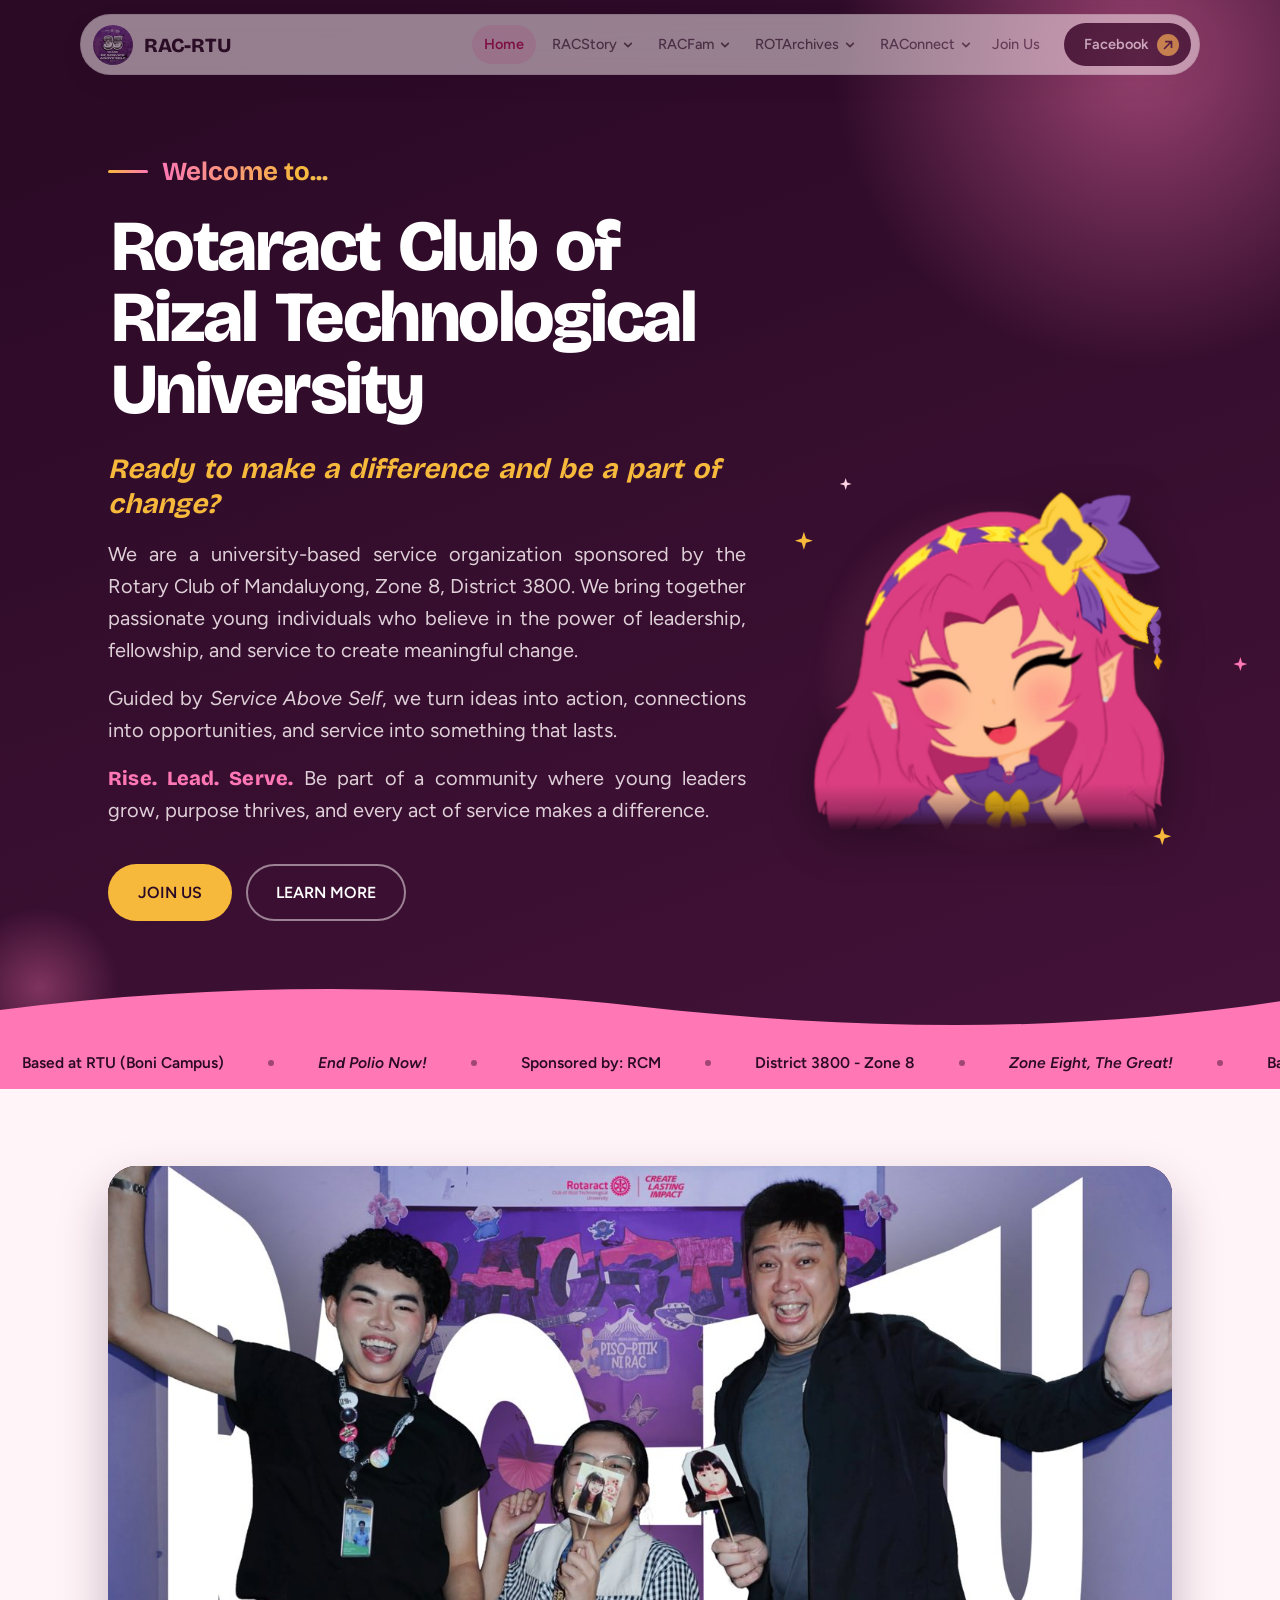
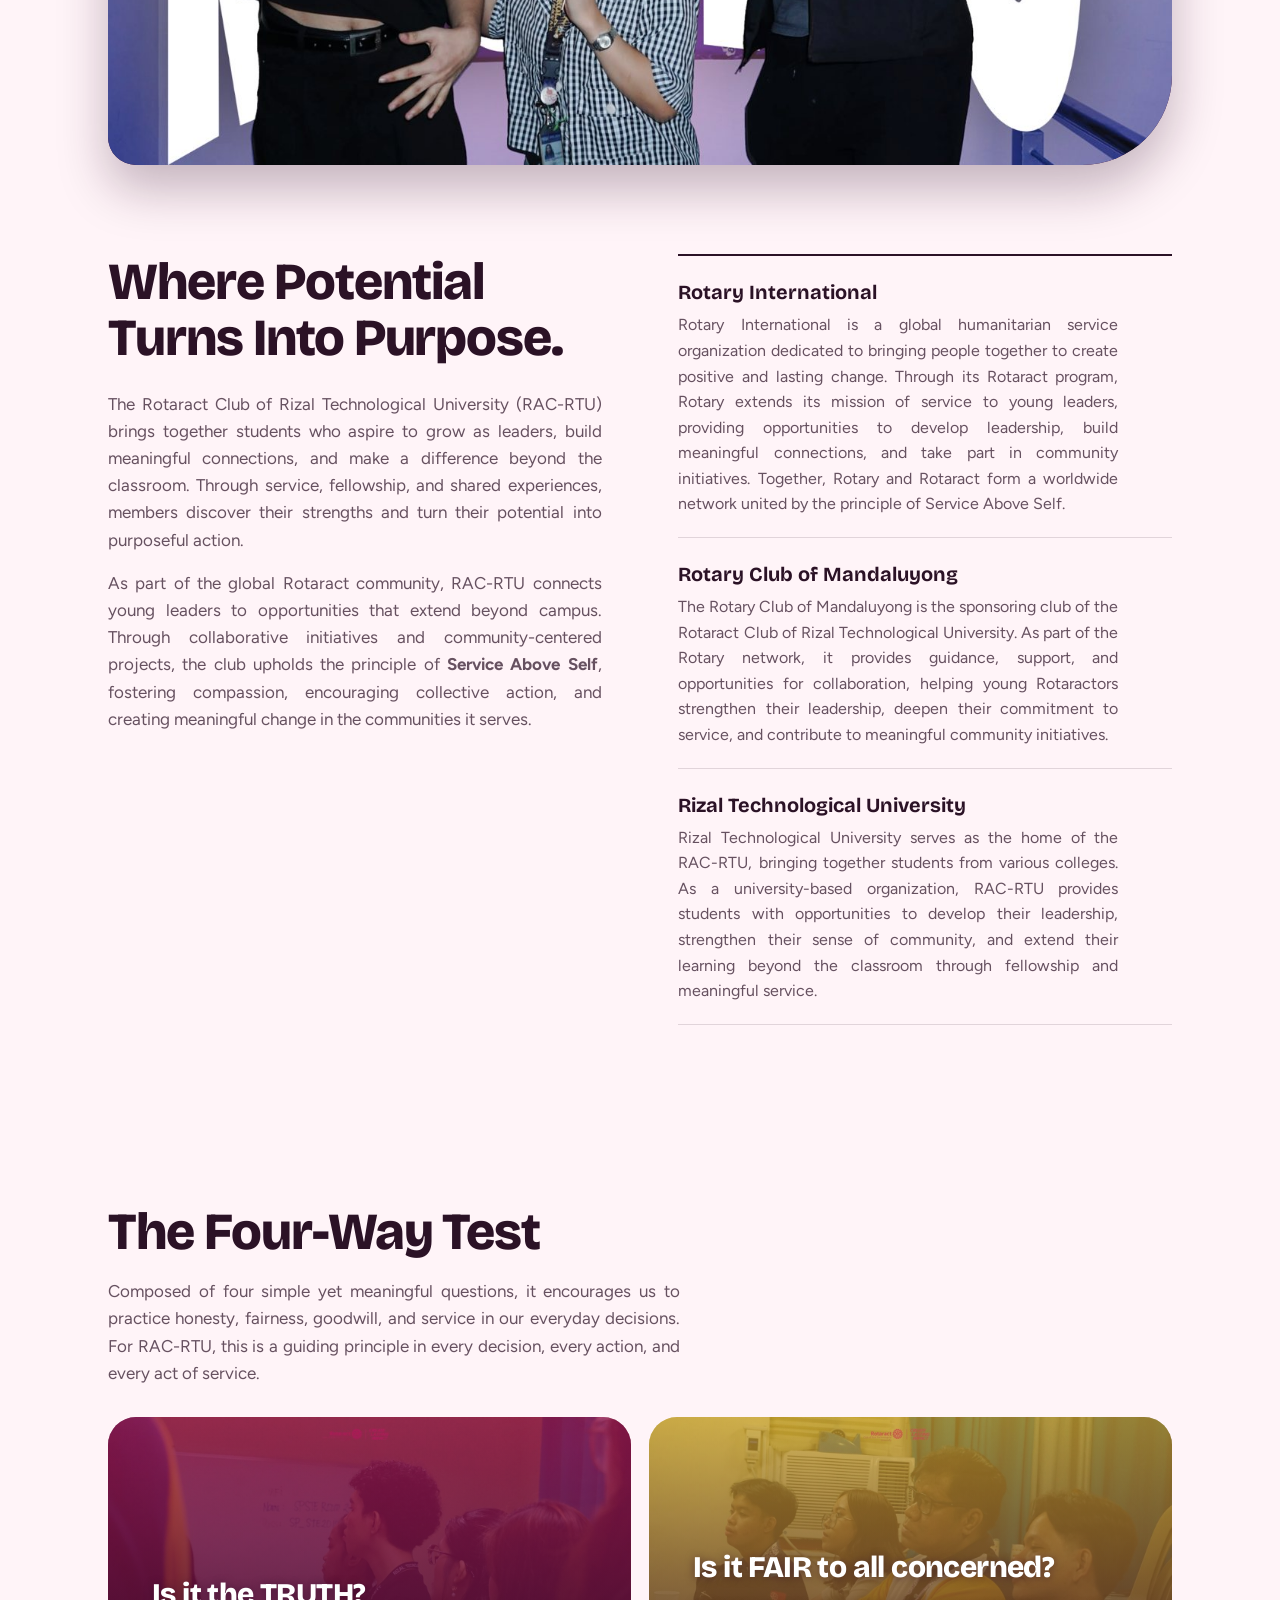
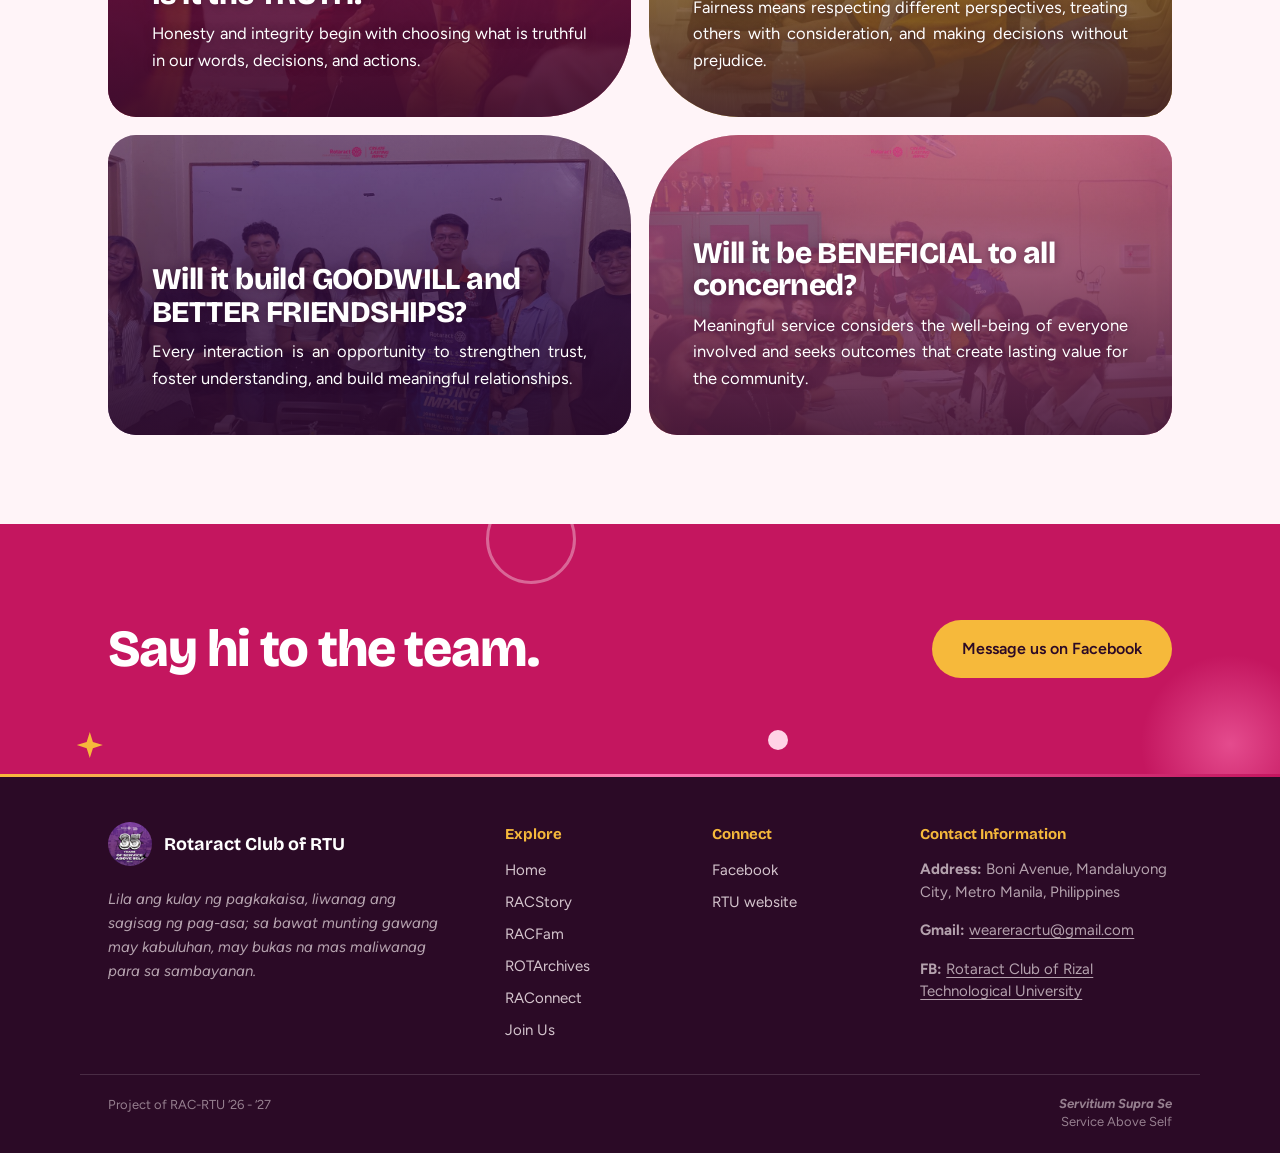
<file: index.html>
<!DOCTYPE html>
<html lang="en">
<head>
<meta charset="UTF-8">
<meta name="viewport" content="width=device-width, initial-scale=1.0">
<title>Rotaract Club of RTU</title>
<script>document.documentElement.classList.add('js');</script>
<link rel="preconnect" href="https://fonts.googleapis.com">
<link rel="preconnect" href="https://fonts.gstatic.com" crossorigin>
<link href="https://fonts.googleapis.com/css2?family=Bricolage+Grotesque:opsz,wght@12..96,500;12..96,700;12..96,800&family=Figtree:wght@400;500;600&display=swap" rel="stylesheet">
<link rel="stylesheet" href="style.css">
</head>
<body>

<!-- LOADER -->
<div id="loader" role="status" aria-label="Loading">
  <span class="spark s1"></span><span class="spark s2"></span><span class="spark s3"></span>
  <span class="spark s4"></span><span class="spark s5"></span><span class="spark s6"></span>
  <span class="heart h1"></span><span class="heart h2"></span><span class="heart h3"></span>

  <div class="mascot-stage">
    <div class="bubble" aria-hidden="true">Greetings,<br>RAC-Star!</div>
    <span class="wk wk-star" aria-hidden="true">✦</span><span class="wk wk-heart" aria-hidden="true">♥</span><span class="wk wk-star2" aria-hidden="true">✦</span>
    <div class="mascot" aria-hidden="true">
      <img class="m-open" src="img/rac-star.png" alt="" width="700" height="699" decoding="async">
      <img class="m-wink" src="img/rac-star-wink.png" alt="" width="700" height="699" decoding="async">
    </div>
    <span class="sr-only">Greetings, RAC-Star!</span>
  </div>
</div>

<div class="progress" aria-hidden="true"></div>
<a class="skip" href="#welcome">Skip to content</a>

<header class="site">
  <div class="nav">
    <a href="index.html" class="brand" aria-label="Rotaract Club of RTU, home">
      <img class="brand-mark" src="img/Logo.png" alt="" width="40" height="40">
      <span class="brand-text"><b>RAC-RTU</b></span>
    </a>
    <nav class="links" id="menu" aria-label="Main">
      <a href="index.html" class="active">Home</a>
      <div class="dd"><a href="racstory.html" class="dd-top">RACStory</a><button class="dd-btn" type="button" aria-label="Show RACStory links" aria-expanded="false"><svg viewBox="0 0 12 12" width="10" height="10" aria-hidden="true"><path d="M2 4l4 4 4-4" fill="none" stroke="currentColor" stroke-width="2" stroke-linecap="round" stroke-linejoin="round"/></svg></button><div class="dd-menu"><a href="racstory.html#our-roots">Our Roots</a><a href="racstory.html#our-impact">Our Impact</a><a href="racstory.html#our-journey">Our Journey</a></div></div>
      <div class="dd"><a href="racfam.html" class="dd-top">RACFam</a><button class="dd-btn" type="button" aria-label="Show RACFam links" aria-expanded="false"><svg viewBox="0 0 12 12" width="10" height="10" aria-hidden="true"><path d="M2 4l4 4 4-4" fill="none" stroke="currentColor" stroke-width="2" stroke-linecap="round" stroke-linejoin="round"/></svg></button><div class="dd-menu"><a href="racfam.html#officers">Officers</a><a href="racfam.html#members">Members</a><a href="racfam.html#advisers">Advisers</a><a href="racfam.html#past-presidents">Past Presidents</a></div></div>
      <div class="dd"><a href="rotarchives.html" class="dd-top">ROTArchives</a><button class="dd-btn" type="button" aria-label="Show ROTArchives links" aria-expanded="false"><svg viewBox="0 0 12 12" width="10" height="10" aria-hidden="true"><path d="M2 4l4 4 4-4" fill="none" stroke="currentColor" stroke-width="2" stroke-linecap="round" stroke-linejoin="round"/></svg></button><div class="dd-menu"><a href="rotarchives.html#latest-dispatches">Latest Dispatches</a><a href="rotarchives.html#in-retrospect">In Retrospect</a><a href="rotarchives.html#voices-perspectives">Voices &amp; Perspectives</a><a href="rotarchives.html#milestones-memories">Milestones &amp; Memories</a><a href="rotarchives.html#then-there">Then, There: A Look Back</a><a href="rotarchives.html#jumpshots">Jumpshots</a></div></div>
      <div class="dd"><a href="raconnect.html" class="dd-top">RAConnect</a><button class="dd-btn" type="button" aria-label="Show RAConnect links" aria-expanded="false"><svg viewBox="0 0 12 12" width="10" height="10" aria-hidden="true"><path d="M2 4l4 4 4-4" fill="none" stroke="currentColor" stroke-width="2" stroke-linecap="round" stroke-linejoin="round"/></svg></button><div class="dd-menu"><a href="raconnect.html#reach-out">Reach Out</a><a href="raconnect.html#partnerships">Partnerships &amp; Collaborations</a><a href="raconnect.html#work-with-us">Work With Us</a><a href="raconnect.html#support">Support Our Initiatives</a><a href="raconnect.html#find-us-online">Find Us Online</a></div></div>
      <a href="join.html" class="">Join Us</a>
      <a class="links-fb" href="https://www.facebook.com/RAC.RTU" target="_blank" rel="noopener">Facebook</a>
    </nav>
    <a class="nav-cta" href="https://www.facebook.com/RAC.RTU" target="_blank" rel="noopener"><span>Facebook</span><svg viewBox="0 0 16 16" width="14" height="14" aria-hidden="true"><path d="M4 12L12 4M5.5 4H12v6.5" fill="none" stroke="currentColor" stroke-width="2" stroke-linecap="round" stroke-linejoin="round"/></svg></a>
    <button class="menu-btn" type="button" aria-label="Open menu" aria-expanded="false" aria-controls="menu"><span></span><span></span></button>
  </div>
</header>

<main id="top">

  <!-- WELCOME -->
  <section class="welcome" id="welcome">
    <i class="float f4"></i>

    <div class="orbit rosette" aria-hidden="true">
      <span class="rs-glow"></span>
      <div class="rs-float">
        <div class="rs-char">
        <svg class="rs-svg" viewBox="-30 0 760 699" role="img" aria-label="RAC-Star mascot" focusable="false">
          <defs>
            <filter id="ribbonSway" filterUnits="userSpaceOnUse" x="-30" y="0" width="760" height="699" color-interpolation-filters="sRGB">
              <feImage href="[data-uri]" x="-30" y="0" width="760" height="699" preserveAspectRatio="none" result="map"/>
              <feDisplacementMap in="SourceGraphic" in2="map" scale="0" xChannelSelector="R" yChannelSelector="G">
                <animate attributeName="scale" values="-26;26;-26" keyTimes="0;.5;1" dur="3s" repeatCount="indefinite" calcMode="spline" keySplines=".45 0 .55 1;.45 0 .55 1"/>
              </feDisplacementMap>
            </filter>
          </defs>
          <image href="img/rac-star.png" x="0" y="0" width="700" height="699" filter="url(#ribbonSway)"/>
        </svg>
        </div>
      </div>
      <span class="rs-spark k1"></span><span class="rs-spark k2"></span><span class="rs-spark k3"></span><span class="rs-spark k4"></span>
    </div>

    <div class="wrap">
      <p class="greeting rise" style="--d:0"><span class="rule" aria-hidden="true"></span><span class="shine">Welcome to...</span></p>
      <h1 id="headline">Rotaract Club of Rizal Technological University</h1>
      <p class="tagline rise" style="--d:5"><strong><em>Ready to make a difference and be a part of change?</em></strong></p>
      <div class="lead-copy">
        <p class="lead rise" style="--d:6">We are a university-based service organization sponsored by the Rotary Club of Mandaluyong, Zone 8, District 3800. We bring together passionate young individuals who believe in the power of leadership, fellowship, and service to create meaningful change.</p>
        <p class="lead rise" style="--d:7">Guided by <em>Service Above Self</em>, we turn ideas into action, connections into opportunities, and service into something that lasts.</p>
        <p class="lead rise" style="--d:8"><span class="motto">Rise. Lead. Serve.</span> Be part of a community where young leaders grow, purpose thrives, and every act of service makes a difference.</p>
      </div>
      <div class="actions rise" style="--d:9">
        <a class="btn btn-primary pulse" href="join.html">JOIN US</a>
        <a class="btn btn-light" href="#about">LEARN MORE</a>
      </div>
    </div>
    <svg class="wave-div" viewBox="0 0 1440 60" preserveAspectRatio="none" aria-hidden="true"><path d="M0 60V28C240 -4 480 -4 720 24S1200 56 1440 18V60Z" fill="#FF77B4"/></svg>
  </section>

  <div class="ticker" aria-label="Quick facts">
    <div class="ticker-track">
      <div class="ticker-set"><span>Based at RTU (Boni Campus)</span><span><em>End Polio Now!</em></span><span>Sponsored by: RCM</span><span>District 3800 - Zone 8</span><span><em>Zone Eight, The Great!</em></span></div>
      <div class="ticker-set" aria-hidden="true"><span>Based at RTU (Boni Campus)</span><span><em>End Polio Now!</em></span><span>Sponsored by: RCM</span><span>District 3800 - Zone 8</span><span><em>Zone Eight, The Great!</em></span></div>
    </div>
  </div>

  <!-- ABOUT -->
  <section class="banner-sec">
    <div class="wrap">
      <figure class="banner reveal reveal-pop"><img src="img/hero-photo.jpg" alt="Three RAC-RTU members posing in front of a large RCTU lettered photo wall at a Rotaract event" width="1400" height="788" loading="lazy"></figure>
    </div>
  </section>

  <section id="about" class="section">
    <div class="wrap split">
      <div>
        <h2 class="reveal">Where Potential Turns Into Purpose.</h2>
        <div class="prose">
          <p class="reveal" style="--i:1">The Rotaract Club of Rizal Technological University (RAC-RTU) brings together students who aspire to grow as leaders, build meaningful connections, and make a difference beyond the classroom. Through service, fellowship, and shared experiences, members discover their strengths and turn their potential into purposeful action.</p>
          <p class="reveal" style="--i:2">As part of the global Rotaract community, RAC-RTU connects young leaders to opportunities that extend beyond campus. Through collaborative initiatives and community-centered projects, the club upholds the principle of <strong>Service Above Self</strong>, fostering compassion, encouraging collective action, and creating meaningful change in the communities it serves.</p>
        </div>
      </div>
      <dl class="family">
        <div class="reveal reveal-right" style="--i:0"><dt>Rotary International</dt><dd>Rotary International is a global humanitarian service organization dedicated to bringing people together to create positive and lasting change. Through its Rotaract program, Rotary extends its mission of service to young leaders, providing opportunities to develop leadership, build meaningful connections, and take part in community initiatives. Together, Rotary and Rotaract form a worldwide network united by the principle of Service Above Self.</dd></div>
        <div class="reveal reveal-right" style="--i:1"><dt>Rotary Club of Mandaluyong</dt><dd>The Rotary Club of Mandaluyong is the sponsoring club of the Rotaract Club of Rizal Technological University. As part of the Rotary network, it provides guidance, support, and opportunities for collaboration, helping young Rotaractors strengthen their leadership, deepen their commitment to service, and contribute to meaningful community initiatives.</dd></div>
        <div class="reveal reveal-right" style="--i:2"><dt>Rizal Technological University</dt><dd>Rizal Technological University serves as the home of the RAC-RTU, bringing together students from various colleges. As a university-based organization, RAC-RTU provides students with opportunities to develop their leadership, strengthen their sense of community, and extend their learning beyond the classroom through fellowship and meaningful service.</dd></div>
      </dl>
    </div>
  </section>

  <!-- AVENUES -->
  <section id="avenues" class="section avenues">
    <div class="wrap">
      <h2 class="reveal">The Four-Way Test</h2>
      <p class="sub reveal" style="--i:1">Composed of four simple yet meaningful questions, it encourages us to practice honesty, fairness, goodwill, and service in our everyday decisions. For RAC-RTU, this is a guiding principle in every decision, every action, and every act of service.</p>
      <div class="tiles">
        <article class="tile tile-q t-club has-photo reveal reveal-pop" style="--i:0;--photo:url(img/fourway/truth.jpg)"><h3>Is it the TRUTH?</h3><p>Honesty and integrity begin with choosing what is truthful in our words, decisions, and actions.</p></article>
        <article class="tile tile-q t-community has-photo reveal reveal-pop" style="--i:1;--photo:url(img/fourway/fair.jpg)"><h3>Is it FAIR to all concerned?</h3><p>Fairness means respecting different perspectives, treating others with consideration, and making decisions without prejudice.</p></article>
        <article class="tile tile-q t-intl has-photo reveal reveal-pop" style="--i:2;--photo:url(img/fourway/goodwill.jpg)"><h3>Will it build GOODWILL and BETTER FRIENDSHIPS?</h3><p>Every interaction is an opportunity to strengthen trust, foster understanding, and build meaningful relationships.</p></article>
        <article class="tile tile-q t-pro has-photo reveal reveal-pop" style="--i:3;--photo:url(img/fourway/beneficial.jpg)"><h3>Will it be BENEFICIAL to all concerned?</h3><p>Meaningful service considers the well-being of everyone involved and seeks outcomes that create lasting value for the community.</p></article>
      </div>
    </div>
  </section>

  <section class="cta-band">
    <i class="float c1"></i><i class="float c2"></i><i class="float c3"></i><i class="float c4"></i>
    <div class="wrap">
      <h2 class="reveal reveal-pop">Say hi to the team.</h2>
      <a class="btn btn-primary pulse reveal reveal-pop" style="--i:1" href="https://www.facebook.com/RAC.RTU" target="_blank" rel="noopener">Message us on Facebook</a>
    </div>
  </section>
</main>

<footer id="contact">
  <div class="wrap foot">
    <div class="foot-brand"><a class="foot-logo" href="#top"><img src="img/Logo.png" alt="" width="44" height="44"><span>Rotaract Club of RTU</span></a><p class="foot-motto">Lila ang kulay ng pagkakaisa, liwanag ang sagisag ng pag-asa; sa bawat munting gawang may kabuluhan, may bukas na mas maliwanag para sa sambayanan.</p></div>
    <nav class="foot-col" aria-label="Explore"><h4>Explore</h4><a href="index.html">Home</a><a href="racstory.html">RACStory</a><a href="racfam.html">RACFam</a><a href="rotarchives.html">ROTArchives</a><a href="raconnect.html">RAConnect</a><a href="join.html">Join Us</a></nav>
    <nav class="foot-col" aria-label="Connect"><h4>Connect</h4><a href="https://www.facebook.com/RAC.RTU" target="_blank" rel="noopener">Facebook</a><a href="https://www.rtu.edu.ph" target="_blank" rel="noopener">RTU website</a></nav>
    <div class="foot-col foot-contact"><h4>Contact Information</h4><p><strong>Address:</strong> Boni Avenue, Mandaluyong City, Metro Manila, Philippines</p><p><strong>Gmail:</strong> <a href="mailto:weareracrtu@gmail.com">weareracrtu@gmail.com</a></p><p><strong>FB:</strong> <a href="https://www.facebook.com/RAC.RTU" target="_blank" rel="noopener">Rotaract Club of Rizal Technological University</a></p></div>
  </div>
  <div class="wrap foot-bottom"><span>Project of RAC-RTU ‘26 - ‘27</span><span class="foot-motto2"><strong><em>Servitium Supra Se</em></strong><br>Service Above Self</span></div>
</footer>

<script>
(function () {
  var reduce = window.matchMedia('(prefers-reduced-motion: reduce)').matches;

  /* ---- loader ---- */
  var loader = document.getElementById('loader');
  var hidden = false;
  function hide() {
    if (hidden || !loader) return;
    hidden = true;
    loader.classList.add('done');
    document.documentElement.classList.add('ready');
    var hd = document.querySelector('header.site');
    hd.classList.add('peek');
    setTimeout(function () { hd.classList.remove('peek'); }, 3200);
    setTimeout(function () { loader.remove(); }, 750);
  }
  window.addEventListener('load', function () {
    setTimeout(hide, Math.max(0, 3300 - performance.now()));
  });
  setTimeout(hide, 4300);

  /* ---- headline: words slide up one by one ---- */
  var h1 = document.getElementById('headline');
  var words = h1.textContent.trim().split(/\s+/);
  h1.setAttribute('aria-label', h1.textContent.trim());
  h1.innerHTML = words.map(function (w, i) {
    return '<span class="w" aria-hidden="true"><span style="--i:' + i + '">' + w + '</span></span>';
  }).join(' ');

  /* ---- scroll reveal ---- */
  var items = document.querySelectorAll('.reveal');
  if ('IntersectionObserver' in window && !reduce) {
    var io = new IntersectionObserver(function (entries) {
      entries.forEach(function (e) {
        if (e.isIntersecting) { e.target.classList.add('in'); io.unobserve(e.target); }
      });
    }, { threshold: 0.18, rootMargin: '0px 0px -6% 0px' });
    items.forEach(function (el) { io.observe(el); });
  } else {
    items.forEach(function (el) { el.classList.add('in'); });
  }

  /* ---- progress bar + nav shadow ---- */
  var bar = document.querySelector('.progress');
  var header = document.querySelector('header.site');
  function onScroll() {
    var h = document.documentElement;
    var p = h.scrollTop / Math.max(1, h.scrollHeight - h.clientHeight);
    bar.style.transform = 'scaleX(' + p + ')';
    header.classList.toggle('scrolled', h.scrollTop > 20);
  }
  window.addEventListener('scroll', onScroll, { passive: true });
  onScroll();

  /* ---- mobile menu ---- */
  var btn = document.querySelector('.menu-btn'), menu = document.getElementById('menu');
  function setMenu(o) { header.classList.toggle('open', o); btn.setAttribute('aria-expanded', o); btn.setAttribute('aria-label', o ? 'Close menu' : 'Open menu'); }
  btn.addEventListener('click', function () { setMenu(!header.classList.contains('open')); });
  menu.addEventListener('click', function (e) { if (e.target.closest('a')) setMenu(false); });
  document.addEventListener('keydown', function (e) { if (e.key === 'Escape') setMenu(false); });
  document.addEventListener('click', function (e) { if (!header.contains(e.target)) setMenu(false); });

  /* ---- current section in nav ---- */
  var spy = {};
  document.querySelectorAll('.links a[href^="#"]').forEach(function (a) { spy[a.getAttribute('href').slice(1)] = a; });
  if ('IntersectionObserver' in window) {
    var so = new IntersectionObserver(function (en) {
      en.forEach(function (e) { if (e.isIntersecting) Object.keys(spy).forEach(function (k) { spy[k].classList.toggle('active', k === e.target.id); }); });
    }, { rootMargin: '-45% 0px -50% 0px' });
    Object.keys(spy).forEach(function (k) { so.observe(document.getElementById(k)); });
    new IntersectionObserver(function (en) { if (en[0].isIntersecting) Object.keys(spy).forEach(function (k) { spy[k].classList.remove('active'); }); }, { rootMargin: '-45% 0px -50% 0px' }).observe(document.getElementById('welcome'));
  }


  if (reduce) return;

  /* ---- tile tilt ---- */
  document.querySelectorAll('.tile').forEach(function (t) {
    t.addEventListener('pointermove', function (e) {
      if (e.pointerType === 'touch') return;
      var r = t.getBoundingClientRect();
      var x = (e.clientX - r.left) / r.width - 0.5;
      var y = (e.clientY - r.top) / r.height - 0.5;
      t.style.setProperty('--rx', (-y * 8).toFixed(2) + 'deg');
      t.style.setProperty('--ry', (x * 8).toFixed(2) + 'deg');
    });
    t.addEventListener('pointerleave', function () {
      t.style.setProperty('--rx', '0deg'); t.style.setProperty('--ry', '0deg');
    });
  });

})();
</script>
<script>
(function(){
  document.querySelectorAll('.dd-btn').forEach(function(b){
    b.addEventListener('click',function(e){
      e.stopPropagation();
      var dd=b.parentNode, o=!dd.classList.contains('open');
      document.querySelectorAll('.dd.open').forEach(function(x){x.classList.remove('open');x.querySelector('.dd-btn').setAttribute('aria-expanded','false');});
      dd.classList.toggle('open',o); b.setAttribute('aria-expanded',o);
    });
  });
  document.addEventListener('click',function(e){ if(!e.target.closest('.dd')) document.querySelectorAll('.dd.open').forEach(function(x){x.classList.remove('open');x.querySelector('.dd-btn').setAttribute('aria-expanded','false');}); });
  document.addEventListener('keydown',function(e){ if(e.key==='Escape') document.querySelectorAll('.dd.open').forEach(function(x){x.classList.remove('open');x.querySelector('.dd-btn').setAttribute('aria-expanded','false');}); });
})();
</script>
<script>if(window.matchMedia&&matchMedia("(prefers-reduced-motion: reduce)").matches){document.querySelectorAll(".rs-svg animate").forEach(function(a){a.remove();});}</script>
</body>
</html>
</file>
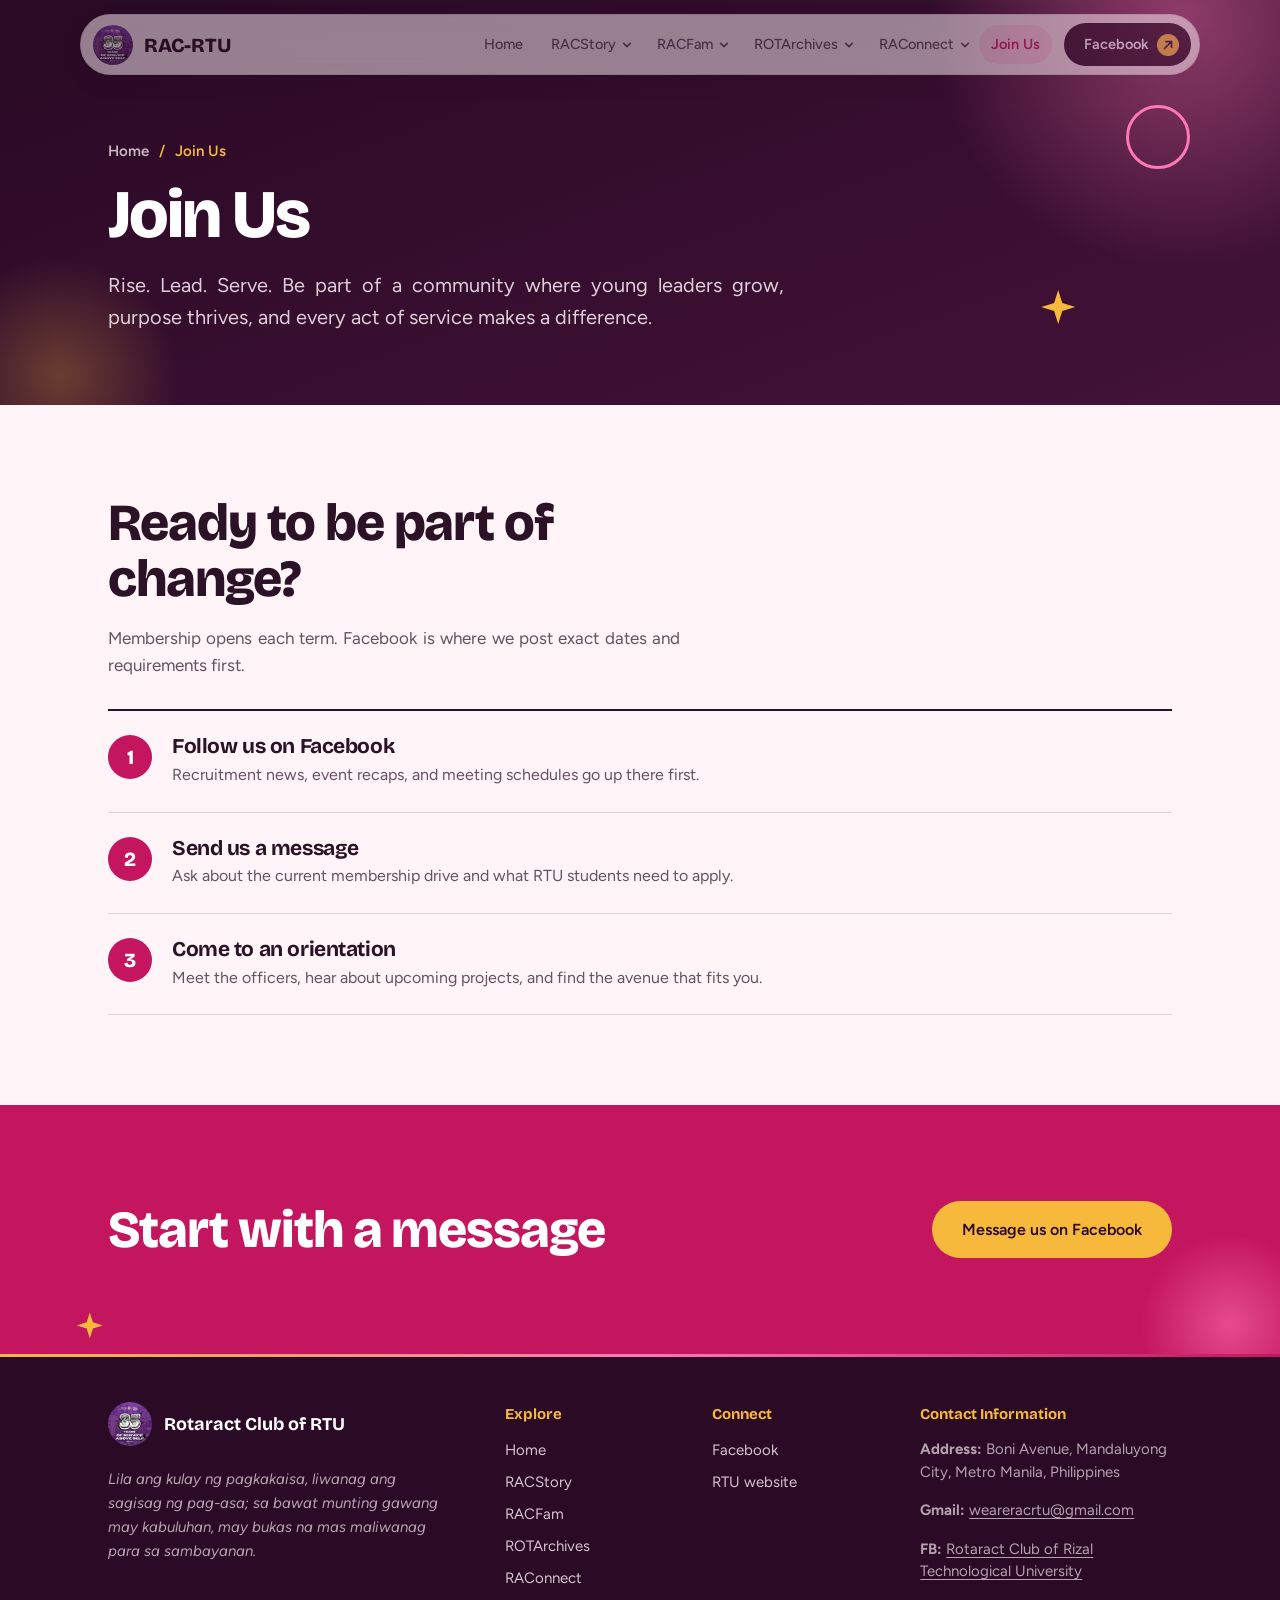
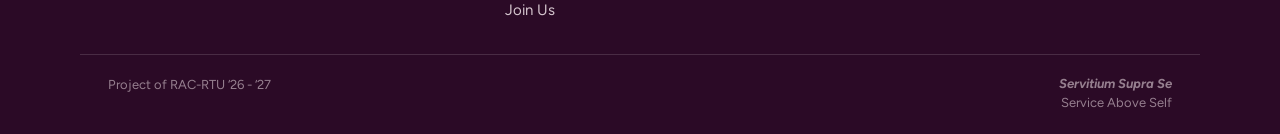
<file: join.html>
<!DOCTYPE html>
<html lang="en">
<head>
<meta charset="UTF-8">
<meta name="viewport" content="width=device-width, initial-scale=1.0">
<title>Join Us | Rotaract Club of RTU</title>
<meta name="description" content="How to join the Rotaract Club of RTU.">
<link rel="preconnect" href="https://fonts.googleapis.com">
<link rel="preconnect" href="https://fonts.gstatic.com" crossorigin>
<link href="https://fonts.googleapis.com/css2?family=Bricolage+Grotesque:opsz,wght@12..96,500;12..96,700;12..96,800&family=Figtree:wght@400;500;600&display=swap" rel="stylesheet">
<script>document.documentElement.classList.add('js');</script>
<link rel="stylesheet" href="style.css">
</head>
<body>
<div class="progress" aria-hidden="true"></div>
<a class="skip" href="#main">Skip to content</a>

<header class="site">
  <div class="nav">
    <a href="index.html" class="brand" aria-label="Rotaract Club of RTU, home">
      <img class="brand-mark" src="img/Logo.png" alt="" width="40" height="40">
      <span class="brand-text"><b>RAC-RTU</b></span>
    </a>
    <nav class="links" id="menu" aria-label="Main">
      <a href="index.html" class="">Home</a>
      <div class="dd"><a href="racstory.html" class="dd-top">RACStory</a><button class="dd-btn" type="button" aria-label="Show RACStory links" aria-expanded="false"><svg viewBox="0 0 12 12" width="10" height="10" aria-hidden="true"><path d="M2 4l4 4 4-4" fill="none" stroke="currentColor" stroke-width="2" stroke-linecap="round" stroke-linejoin="round"/></svg></button><div class="dd-menu"><a href="racstory.html#our-roots">Our Roots</a><a href="racstory.html#our-impact">Our Impact</a><a href="racstory.html#our-journey">Our Journey</a></div></div>
      <div class="dd"><a href="racfam.html" class="dd-top">RACFam</a><button class="dd-btn" type="button" aria-label="Show RACFam links" aria-expanded="false"><svg viewBox="0 0 12 12" width="10" height="10" aria-hidden="true"><path d="M2 4l4 4 4-4" fill="none" stroke="currentColor" stroke-width="2" stroke-linecap="round" stroke-linejoin="round"/></svg></button><div class="dd-menu"><a href="racfam.html#officers">Officers</a><a href="racfam.html#members">Members</a><a href="racfam.html#advisers">Advisers</a><a href="racfam.html#past-presidents">Past Presidents</a></div></div>
      <div class="dd"><a href="rotarchives.html" class="dd-top">ROTArchives</a><button class="dd-btn" type="button" aria-label="Show ROTArchives links" aria-expanded="false"><svg viewBox="0 0 12 12" width="10" height="10" aria-hidden="true"><path d="M2 4l4 4 4-4" fill="none" stroke="currentColor" stroke-width="2" stroke-linecap="round" stroke-linejoin="round"/></svg></button><div class="dd-menu"><a href="rotarchives.html#latest-dispatches">Latest Dispatches</a><a href="rotarchives.html#in-retrospect">In Retrospect</a><a href="rotarchives.html#voices-perspectives">Voices &amp; Perspectives</a><a href="rotarchives.html#milestones-memories">Milestones &amp; Memories</a><a href="rotarchives.html#then-there">Then, There: A Look Back</a><a href="rotarchives.html#jumpshots">Jumpshots</a></div></div>
      <div class="dd"><a href="raconnect.html" class="dd-top">RAConnect</a><button class="dd-btn" type="button" aria-label="Show RAConnect links" aria-expanded="false"><svg viewBox="0 0 12 12" width="10" height="10" aria-hidden="true"><path d="M2 4l4 4 4-4" fill="none" stroke="currentColor" stroke-width="2" stroke-linecap="round" stroke-linejoin="round"/></svg></button><div class="dd-menu"><a href="raconnect.html#reach-out">Reach Out</a><a href="raconnect.html#partnerships">Partnerships &amp; Collaborations</a><a href="raconnect.html#work-with-us">Work With Us</a><a href="raconnect.html#support">Support Our Initiatives</a><a href="raconnect.html#find-us-online">Find Us Online</a></div></div>
      <a href="join.html" class="active">Join Us</a>
      <a class="links-fb" href="https://www.facebook.com/RAC.RTU" target="_blank" rel="noopener">Facebook</a>
    </nav>
    <a class="nav-cta" href="https://www.facebook.com/RAC.RTU" target="_blank" rel="noopener"><span>Facebook</span><svg viewBox="0 0 16 16" width="14" height="14" aria-hidden="true"><path d="M4 12L12 4M5.5 4H12v6.5" fill="none" stroke="currentColor" stroke-width="2" stroke-linecap="round" stroke-linejoin="round"/></svg></a>
    <button class="menu-btn" type="button" aria-label="Open menu" aria-expanded="false" aria-controls="menu"><span></span><span></span></button>
  </div>
</header>
<main id="main">
  <section class="page-hero">
    <i class="float f3 pg-star"></i><i class="float f1 pg-ring"></i>
    <div class="wrap"><p class="crumb enter" style="--d:0"><a href="index.html">Home</a><span aria-hidden="true">/</span>Join Us</p><h1 class="enter" style="--d:1">Join Us</h1><p class="lead enter" style="--d:2">Rise. Lead. Serve. Be part of a community where young leaders grow, purpose thrives, and every act of service makes a difference.</p></div>
  </section>
  <section class="section" id="join">
    <div class="wrap">
      <h2 class="reveal">Ready to be part of change?</h2>
      <p class="sub reveal" style="--i:1">Membership opens each term. Facebook is where we post exact dates and requirements first.</p>
      <ol class="steps">
        <li class="reveal reveal-right" style="--i:0"><span class="num">1</span><div><h3>Follow us on Facebook</h3><p>Recruitment news, event recaps, and meeting schedules go up there first.</p></div></li>
        <li class="reveal reveal-right" style="--i:1"><span class="num">2</span><div><h3>Send us a message</h3><p>Ask about the current membership drive and what RTU students need to apply.</p></div></li>
        <li class="reveal reveal-right" style="--i:2"><span class="num">3</span><div><h3>Come to an orientation</h3><p>Meet the officers, hear about upcoming projects, and find the avenue that fits you.</p></div></li>
      </ol>
    </div>
  </section>
  <section class="cta-band"><i class="float c3"></i><i class="float c2"></i>
    <div class="wrap"><h2 class="reveal">Start with a message</h2><a class="btn btn-primary" href="https://www.facebook.com/RAC.RTU" target="_blank" rel="noopener">Message us on Facebook</a></div>
  </section>

</main>
<footer id="contact">
  <div class="wrap foot">
    <div class="foot-brand"><a class="foot-logo" href="index.html"><img src="img/Logo.png" alt="" width="44" height="44"><span>Rotaract Club of RTU</span></a><p class="foot-motto">Lila ang kulay ng pagkakaisa, liwanag ang sagisag ng pag-asa; sa bawat munting gawang may kabuluhan, may bukas na mas maliwanag para sa sambayanan.</p></div>
    <nav class="foot-col" aria-label="Explore"><h4>Explore</h4><a href="index.html">Home</a><a href="racstory.html">RACStory</a><a href="racfam.html">RACFam</a><a href="rotarchives.html">ROTArchives</a><a href="raconnect.html">RAConnect</a><a href="join.html">Join Us</a></nav>
    <nav class="foot-col" aria-label="Connect"><h4>Connect</h4><a href="https://www.facebook.com/RAC.RTU" target="_blank" rel="noopener">Facebook</a><a href="https://www.rtu.edu.ph" target="_blank" rel="noopener">RTU website</a></nav>
    <div class="foot-col foot-contact"><h4>Contact Information</h4><p><strong>Address:</strong> Boni Avenue, Mandaluyong City, Metro Manila, Philippines</p><p><strong>Gmail:</strong> <a href="mailto:weareracrtu@gmail.com">weareracrtu@gmail.com</a></p><p><strong>FB:</strong> <a href="https://www.facebook.com/RAC.RTU" target="_blank" rel="noopener">Rotaract Club of Rizal Technological University</a></p></div>
  </div>
  <div class="wrap foot-bottom"><span>Project of RAC-RTU ‘26 - ‘27</span><span class="foot-motto2"><strong><em>Servitium Supra Se</em></strong><br>Service Above Self</span></div>
</footer>
<script>
(function () {
  var header = document.querySelector('header.site'), btn = document.querySelector('.menu-btn'), menu = document.getElementById('menu');
  function setMenu(o) { header.classList.toggle('open', o); btn.setAttribute('aria-expanded', o); btn.setAttribute('aria-label', o ? 'Close menu' : 'Open menu'); }
  btn.addEventListener('click', function () { setMenu(!header.classList.contains('open')); });
  menu.addEventListener('click', function (e) { if (e.target.closest('a')) setMenu(false); });
  document.addEventListener('keydown', function (e) { if (e.key === 'Escape') setMenu(false); });
  document.addEventListener('click', function (e) { if (!header.contains(e.target)) setMenu(false); });
  var bar = document.querySelector('.progress');
  function onScroll() {
    var d = document.documentElement;
    header.classList.toggle('scrolled', d.scrollTop > 20);
    bar.style.transform = 'scaleX(' + d.scrollTop / Math.max(1, d.scrollHeight - d.clientHeight) + ')';
  }
  window.addEventListener('scroll', onScroll, { passive: true });
  onScroll();
  var reduce = window.matchMedia('(prefers-reduced-motion: reduce)').matches;
  var items = document.querySelectorAll('.reveal');
  if ('IntersectionObserver' in window && !reduce) {
    var io = new IntersectionObserver(function (en) {
      en.forEach(function (e) { if (e.isIntersecting) { e.target.classList.add('in'); io.unobserve(e.target); } });
    }, { threshold: 0.15, rootMargin: '0px 0px -6% 0px' });
    items.forEach(function (el) { io.observe(el); });
  } else { items.forEach(function (el) { el.classList.add('in'); }); }
  var lb = document.getElementById('lightbox');
  if (lb) {
    document.querySelectorAll('.shot-btn').forEach(function (b) {
      b.addEventListener('click', function () {
        var img = b.querySelector('img'); if (!img || !lb.showModal) return;
        lb.querySelector('img').src = img.src; lb.querySelector('img').alt = img.alt;
        lb.querySelector('p').textContent = b.parentNode.querySelector('figcaption').textContent;
        lb.showModal();
      });
    });
    lb.addEventListener('click', function (e) { if (e.target === lb || e.target.closest('.lb-close')) lb.close(); });
  }
})();
</script>
<script>
(function(){
  document.querySelectorAll('.dd-btn').forEach(function(b){
    b.addEventListener('click',function(e){
      e.stopPropagation();
      var dd=b.parentNode, o=!dd.classList.contains('open');
      document.querySelectorAll('.dd.open').forEach(function(x){x.classList.remove('open');x.querySelector('.dd-btn').setAttribute('aria-expanded','false');});
      dd.classList.toggle('open',o); b.setAttribute('aria-expanded',o);
    });
  });
  document.addEventListener('click',function(e){ if(!e.target.closest('.dd')) document.querySelectorAll('.dd.open').forEach(function(x){x.classList.remove('open');x.querySelector('.dd-btn').setAttribute('aria-expanded','false');}); });
  document.addEventListener('keydown',function(e){ if(e.key==='Escape') document.querySelectorAll('.dd.open').forEach(function(x){x.classList.remove('open');x.querySelector('.dd-btn').setAttribute('aria-expanded','false');}); });
})();
</script>
</body>
</html>
</file>
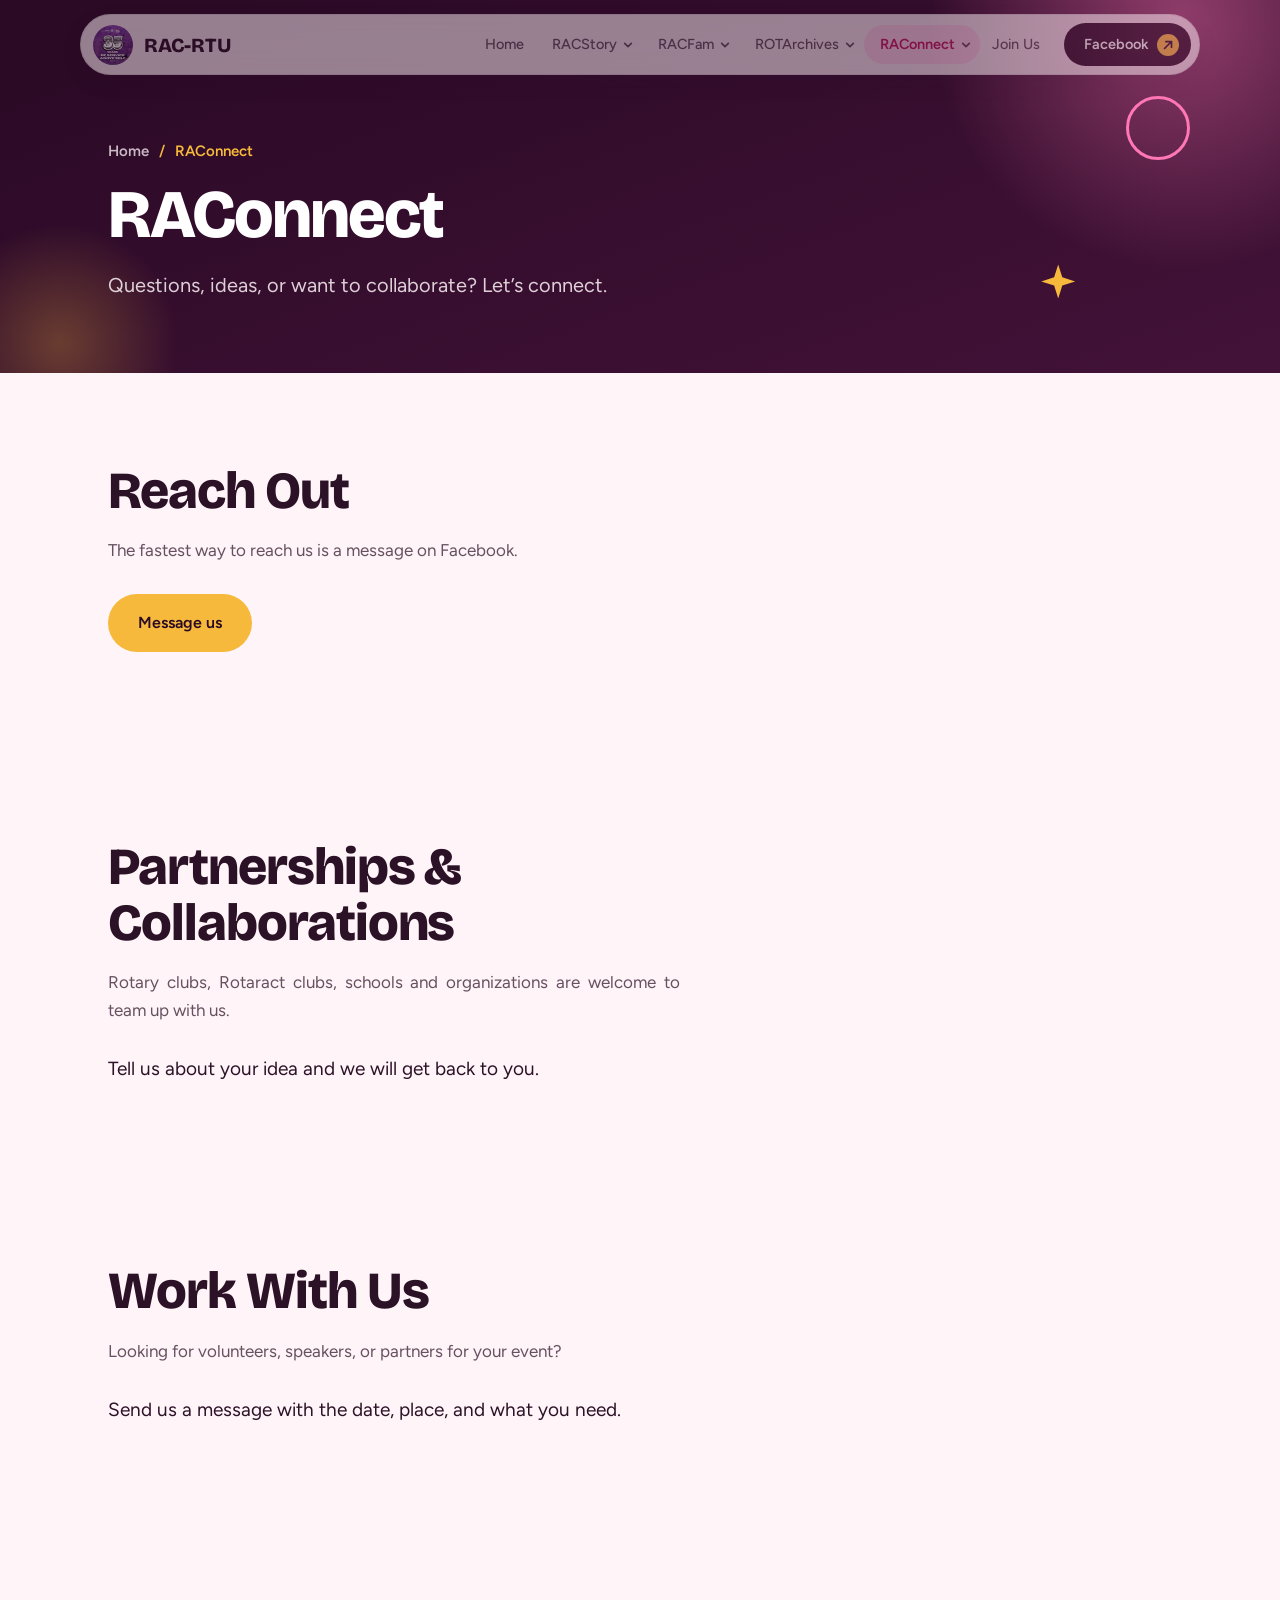
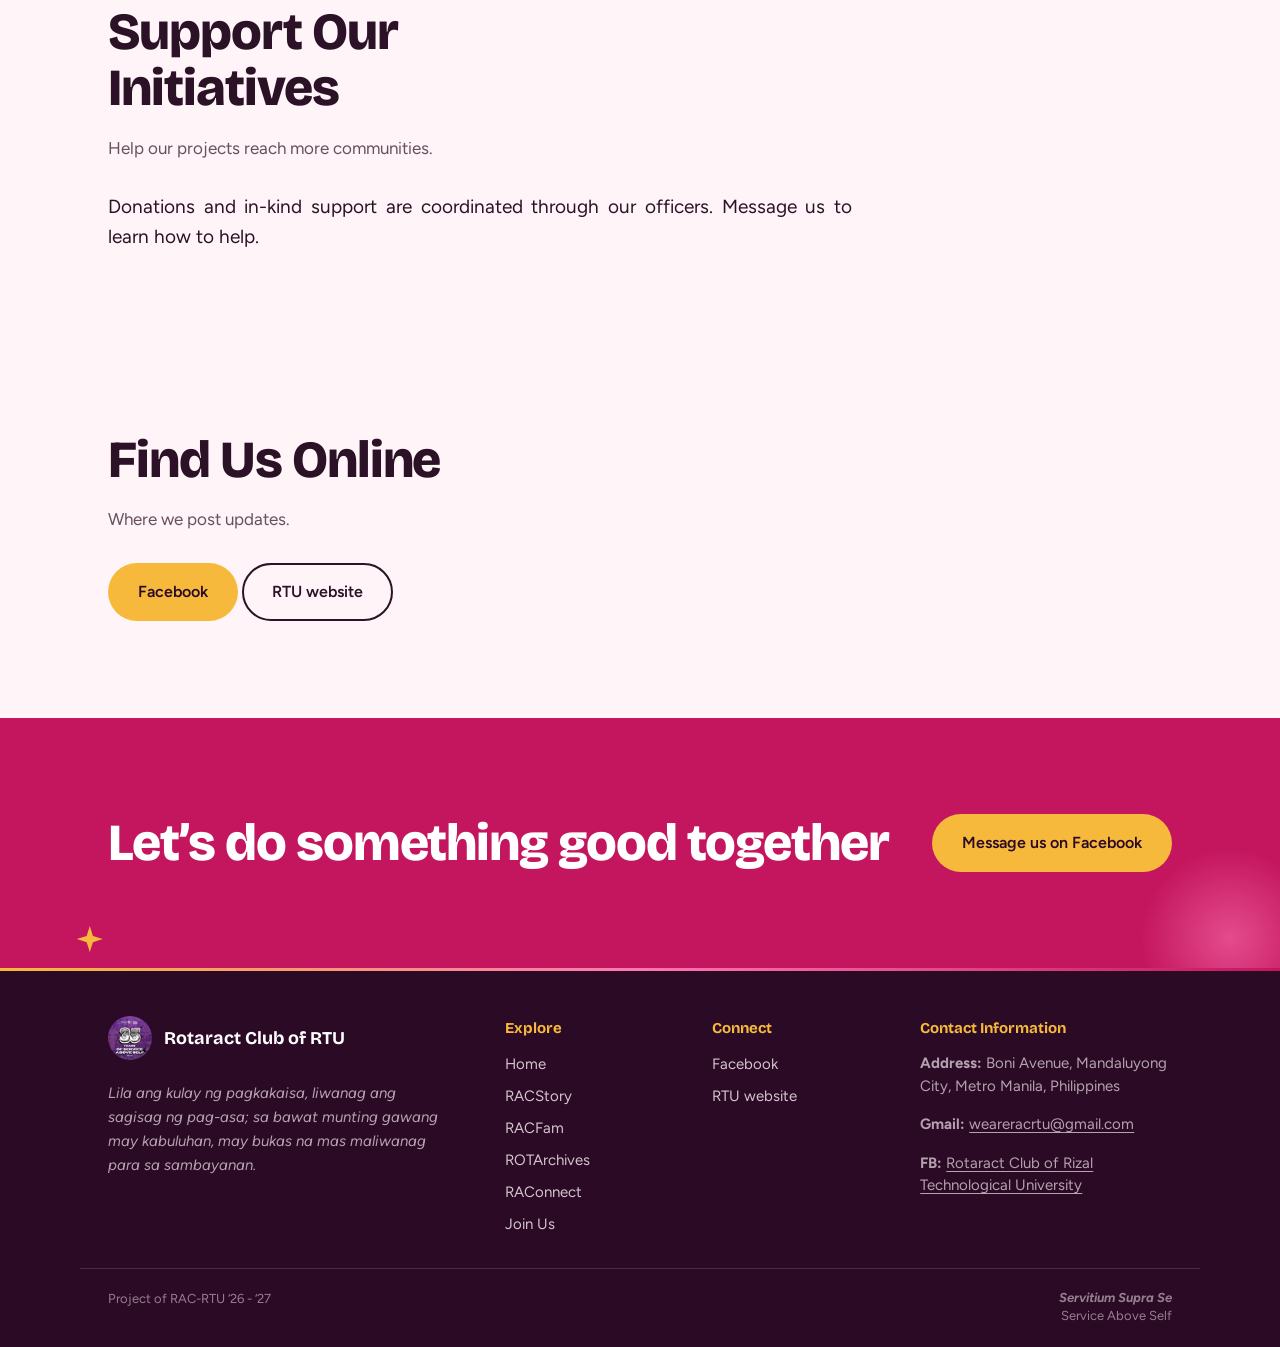
<file: raconnect.html>
<!DOCTYPE html>
<html lang="en">
<head>
<meta charset="UTF-8">
<meta name="viewport" content="width=device-width, initial-scale=1.0">
<title>RAConnect | Rotaract Club of RTU</title>
<meta name="description" content="Contact the Rotaract Club of RTU: reach out, partner with us, or support our projects.">
<link rel="preconnect" href="https://fonts.googleapis.com">
<link rel="preconnect" href="https://fonts.gstatic.com" crossorigin>
<link href="https://fonts.googleapis.com/css2?family=Bricolage+Grotesque:opsz,wght@12..96,500;12..96,700;12..96,800&family=Figtree:wght@400;500;600&display=swap" rel="stylesheet">
<script>document.documentElement.classList.add('js');</script>
<link rel="stylesheet" href="style.css">
</head>
<body>
<div class="progress" aria-hidden="true"></div>
<a class="skip" href="#main">Skip to content</a>

<header class="site">
  <div class="nav">
    <a href="index.html" class="brand" aria-label="Rotaract Club of RTU, home">
      <img class="brand-mark" src="img/Logo.png" alt="" width="40" height="40">
      <span class="brand-text"><b>RAC-RTU</b></span>
    </a>
    <nav class="links" id="menu" aria-label="Main">
      <a href="index.html" class="">Home</a>
      <div class="dd"><a href="racstory.html" class="dd-top">RACStory</a><button class="dd-btn" type="button" aria-label="Show RACStory links" aria-expanded="false"><svg viewBox="0 0 12 12" width="10" height="10" aria-hidden="true"><path d="M2 4l4 4 4-4" fill="none" stroke="currentColor" stroke-width="2" stroke-linecap="round" stroke-linejoin="round"/></svg></button><div class="dd-menu"><a href="racstory.html#our-roots">Our Roots</a><a href="racstory.html#our-impact">Our Impact</a><a href="racstory.html#our-journey">Our Journey</a></div></div>
      <div class="dd"><a href="racfam.html" class="dd-top">RACFam</a><button class="dd-btn" type="button" aria-label="Show RACFam links" aria-expanded="false"><svg viewBox="0 0 12 12" width="10" height="10" aria-hidden="true"><path d="M2 4l4 4 4-4" fill="none" stroke="currentColor" stroke-width="2" stroke-linecap="round" stroke-linejoin="round"/></svg></button><div class="dd-menu"><a href="racfam.html#officers">Officers</a><a href="racfam.html#members">Members</a><a href="racfam.html#advisers">Advisers</a><a href="racfam.html#past-presidents">Past Presidents</a></div></div>
      <div class="dd"><a href="rotarchives.html" class="dd-top">ROTArchives</a><button class="dd-btn" type="button" aria-label="Show ROTArchives links" aria-expanded="false"><svg viewBox="0 0 12 12" width="10" height="10" aria-hidden="true"><path d="M2 4l4 4 4-4" fill="none" stroke="currentColor" stroke-width="2" stroke-linecap="round" stroke-linejoin="round"/></svg></button><div class="dd-menu"><a href="rotarchives.html#latest-dispatches">Latest Dispatches</a><a href="rotarchives.html#in-retrospect">In Retrospect</a><a href="rotarchives.html#voices-perspectives">Voices &amp; Perspectives</a><a href="rotarchives.html#milestones-memories">Milestones &amp; Memories</a><a href="rotarchives.html#then-there">Then, There: A Look Back</a><a href="rotarchives.html#jumpshots">Jumpshots</a></div></div>
      <div class="dd"><a href="raconnect.html" class="dd-top active">RAConnect</a><button class="dd-btn" type="button" aria-label="Show RAConnect links" aria-expanded="false"><svg viewBox="0 0 12 12" width="10" height="10" aria-hidden="true"><path d="M2 4l4 4 4-4" fill="none" stroke="currentColor" stroke-width="2" stroke-linecap="round" stroke-linejoin="round"/></svg></button><div class="dd-menu"><a href="raconnect.html#reach-out">Reach Out</a><a href="raconnect.html#partnerships">Partnerships &amp; Collaborations</a><a href="raconnect.html#work-with-us">Work With Us</a><a href="raconnect.html#support">Support Our Initiatives</a><a href="raconnect.html#find-us-online">Find Us Online</a></div></div>
      <a href="join.html" class="">Join Us</a>
      <a class="links-fb" href="https://www.facebook.com/RAC.RTU" target="_blank" rel="noopener">Facebook</a>
    </nav>
    <a class="nav-cta" href="https://www.facebook.com/RAC.RTU" target="_blank" rel="noopener"><span>Facebook</span><svg viewBox="0 0 16 16" width="14" height="14" aria-hidden="true"><path d="M4 12L12 4M5.5 4H12v6.5" fill="none" stroke="currentColor" stroke-width="2" stroke-linecap="round" stroke-linejoin="round"/></svg></a>
    <button class="menu-btn" type="button" aria-label="Open menu" aria-expanded="false" aria-controls="menu"><span></span><span></span></button>
  </div>
</header>
<main id="main">
  <section class="page-hero">
    <i class="float f3 pg-star"></i><i class="float f1 pg-ring"></i>
    <div class="wrap"><p class="crumb enter" style="--d:0"><a href="index.html">Home</a><span aria-hidden="true">/</span>RAConnect</p><h1 class="enter" style="--d:1">RAConnect</h1><p class="lead enter" style="--d:2">Questions, ideas, or want to collaborate? Let’s connect.</p></div>
  </section>
  <section class="section" id="reach-out">
    <div class="wrap">
      <h2 class="reveal">Reach Out</h2>
      <p class="sub reveal" style="--i:1">The fastest way to reach us is a message on Facebook.</p>
      <p class="reveal" style="--i:2"><a class="btn btn-primary" href="https://www.facebook.com/RAC.RTU" target="_blank" rel="noopener">Message us</a></p>
    </div>
  </section>
  <section class="section" id="partnerships">
    <div class="wrap">
      <h2 class="reveal">Partnerships &amp; Collaborations</h2>
      <p class="sub reveal" style="--i:1">Rotary clubs, Rotaract clubs, schools and organizations are welcome to team up with us.</p>
      <p class="lead-dark reveal" style="--i:2">Tell us about your idea and we will get back to you.</p>
    </div>
  </section>
  <section class="section" id="work-with-us">
    <div class="wrap">
      <h2 class="reveal">Work With Us</h2>
      <p class="sub reveal" style="--i:1">Looking for volunteers, speakers, or partners for your event?</p>
      <p class="lead-dark reveal" style="--i:2">Send us a message with the date, place, and what you need.</p>
    </div>
  </section>
  <section class="section" id="support">
    <div class="wrap">
      <h2 class="reveal">Support Our Initiatives</h2>
      <p class="sub reveal" style="--i:1">Help our projects reach more communities.</p>
      <p class="lead-dark reveal" style="--i:2">Donations and in-kind support are coordinated through our officers. Message us to learn how to help.</p>
    </div>
  </section>
  <section class="section" id="find-us-online">
    <div class="wrap">
      <h2 class="reveal">Find Us Online</h2>
      <p class="sub reveal" style="--i:1">Where we post updates.</p>
      <p class="reveal" style="--i:2"><a class="btn btn-primary" href="https://www.facebook.com/RAC.RTU" target="_blank" rel="noopener">Facebook</a> <a class="btn btn-light-dark" href="https://www.rtu.edu.ph" target="_blank" rel="noopener">RTU website</a></p>
    </div>
  </section>
  <section class="cta-band"><i class="float c3"></i><i class="float c2"></i>
    <div class="wrap"><h2 class="reveal">Let’s do something good together</h2><a class="btn btn-primary" href="https://www.facebook.com/RAC.RTU" target="_blank" rel="noopener">Message us on Facebook</a></div>
  </section>

</main>
<footer id="contact">
  <div class="wrap foot">
    <div class="foot-brand"><a class="foot-logo" href="index.html"><img src="img/Logo.png" alt="" width="44" height="44"><span>Rotaract Club of RTU</span></a><p class="foot-motto">Lila ang kulay ng pagkakaisa, liwanag ang sagisag ng pag-asa; sa bawat munting gawang may kabuluhan, may bukas na mas maliwanag para sa sambayanan.</p></div>
    <nav class="foot-col" aria-label="Explore"><h4>Explore</h4><a href="index.html">Home</a><a href="racstory.html">RACStory</a><a href="racfam.html">RACFam</a><a href="rotarchives.html">ROTArchives</a><a href="raconnect.html">RAConnect</a><a href="join.html">Join Us</a></nav>
    <nav class="foot-col" aria-label="Connect"><h4>Connect</h4><a href="https://www.facebook.com/RAC.RTU" target="_blank" rel="noopener">Facebook</a><a href="https://www.rtu.edu.ph" target="_blank" rel="noopener">RTU website</a></nav>
    <div class="foot-col foot-contact"><h4>Contact Information</h4><p><strong>Address:</strong> Boni Avenue, Mandaluyong City, Metro Manila, Philippines</p><p><strong>Gmail:</strong> <a href="mailto:weareracrtu@gmail.com">weareracrtu@gmail.com</a></p><p><strong>FB:</strong> <a href="https://www.facebook.com/RAC.RTU" target="_blank" rel="noopener">Rotaract Club of Rizal Technological University</a></p></div>
  </div>
  <div class="wrap foot-bottom"><span>Project of RAC-RTU ‘26 - ‘27</span><span class="foot-motto2"><strong><em>Servitium Supra Se</em></strong><br>Service Above Self</span></div>
</footer>
<script>
(function () {
  var header = document.querySelector('header.site'), btn = document.querySelector('.menu-btn'), menu = document.getElementById('menu');
  function setMenu(o) { header.classList.toggle('open', o); btn.setAttribute('aria-expanded', o); btn.setAttribute('aria-label', o ? 'Close menu' : 'Open menu'); }
  btn.addEventListener('click', function () { setMenu(!header.classList.contains('open')); });
  menu.addEventListener('click', function (e) { if (e.target.closest('a')) setMenu(false); });
  document.addEventListener('keydown', function (e) { if (e.key === 'Escape') setMenu(false); });
  document.addEventListener('click', function (e) { if (!header.contains(e.target)) setMenu(false); });
  var bar = document.querySelector('.progress');
  function onScroll() {
    var d = document.documentElement;
    header.classList.toggle('scrolled', d.scrollTop > 20);
    bar.style.transform = 'scaleX(' + d.scrollTop / Math.max(1, d.scrollHeight - d.clientHeight) + ')';
  }
  window.addEventListener('scroll', onScroll, { passive: true });
  onScroll();
  var reduce = window.matchMedia('(prefers-reduced-motion: reduce)').matches;
  var items = document.querySelectorAll('.reveal');
  if ('IntersectionObserver' in window && !reduce) {
    var io = new IntersectionObserver(function (en) {
      en.forEach(function (e) { if (e.isIntersecting) { e.target.classList.add('in'); io.unobserve(e.target); } });
    }, { threshold: 0.15, rootMargin: '0px 0px -6% 0px' });
    items.forEach(function (el) { io.observe(el); });
  } else { items.forEach(function (el) { el.classList.add('in'); }); }
  var lb = document.getElementById('lightbox');
  if (lb) {
    document.querySelectorAll('.shot-btn').forEach(function (b) {
      b.addEventListener('click', function () {
        var img = b.querySelector('img'); if (!img || !lb.showModal) return;
        lb.querySelector('img').src = img.src; lb.querySelector('img').alt = img.alt;
        lb.querySelector('p').textContent = b.parentNode.querySelector('figcaption').textContent;
        lb.showModal();
      });
    });
    lb.addEventListener('click', function (e) { if (e.target === lb || e.target.closest('.lb-close')) lb.close(); });
  }
})();
</script>
<script>
(function(){
  document.querySelectorAll('.dd-btn').forEach(function(b){
    b.addEventListener('click',function(e){
      e.stopPropagation();
      var dd=b.parentNode, o=!dd.classList.contains('open');
      document.querySelectorAll('.dd.open').forEach(function(x){x.classList.remove('open');x.querySelector('.dd-btn').setAttribute('aria-expanded','false');});
      dd.classList.toggle('open',o); b.setAttribute('aria-expanded',o);
    });
  });
  document.addEventListener('click',function(e){ if(!e.target.closest('.dd')) document.querySelectorAll('.dd.open').forEach(function(x){x.classList.remove('open');x.querySelector('.dd-btn').setAttribute('aria-expanded','false');}); });
  document.addEventListener('keydown',function(e){ if(e.key==='Escape') document.querySelectorAll('.dd.open').forEach(function(x){x.classList.remove('open');x.querySelector('.dd-btn').setAttribute('aria-expanded','false');}); });
})();
</script>
</body>
</html>
</file>
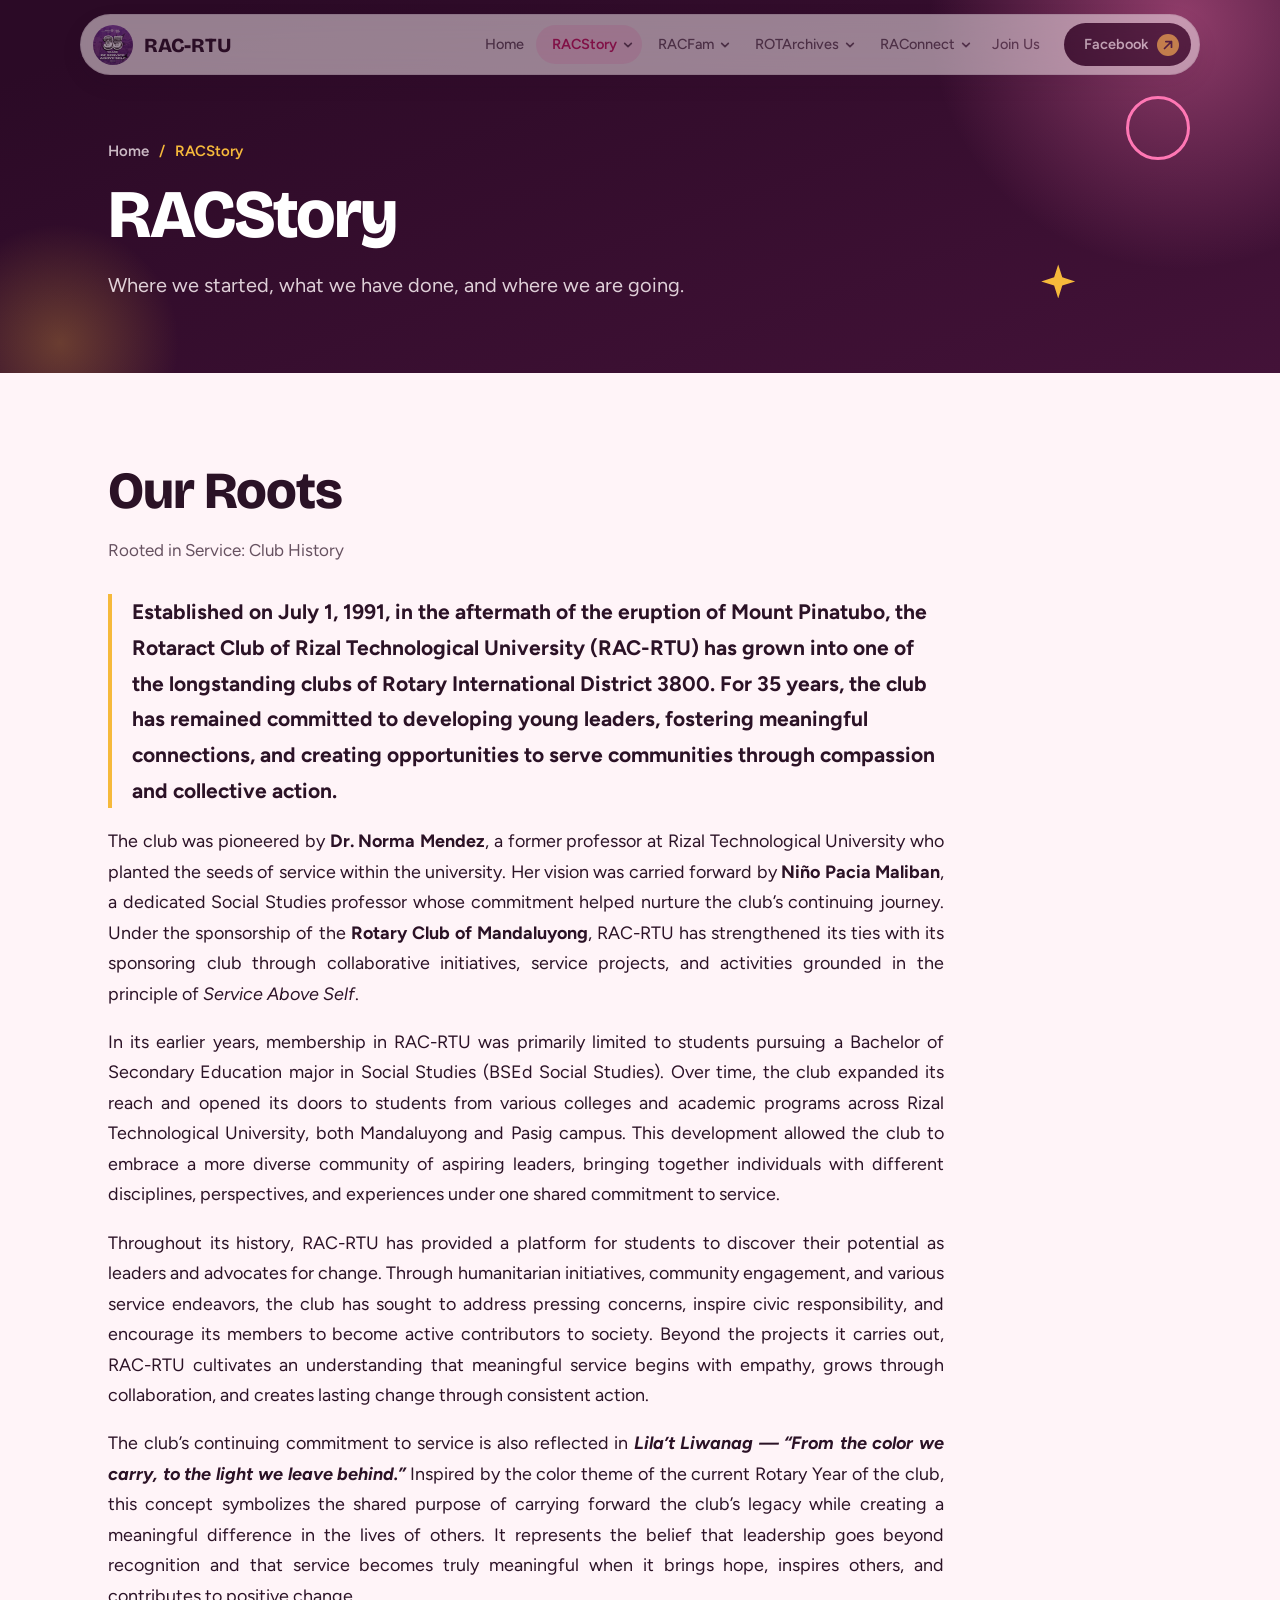
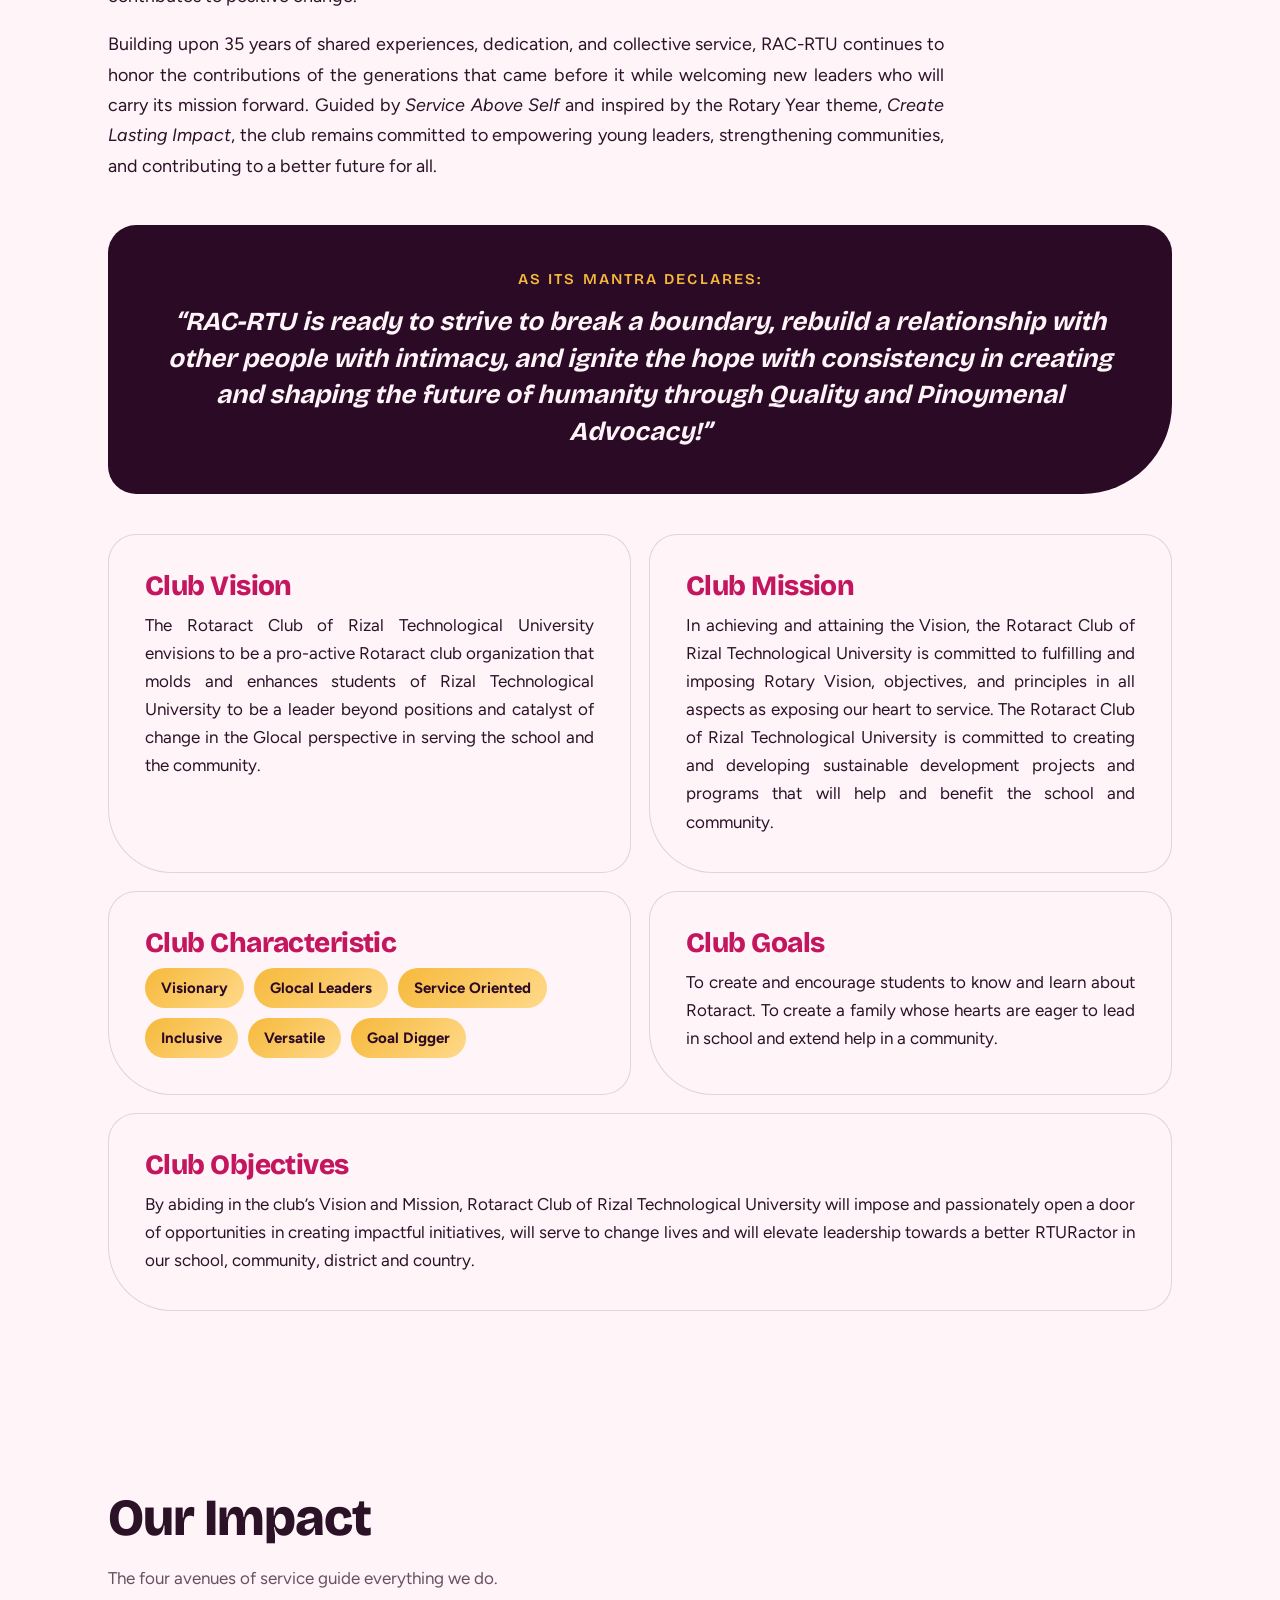
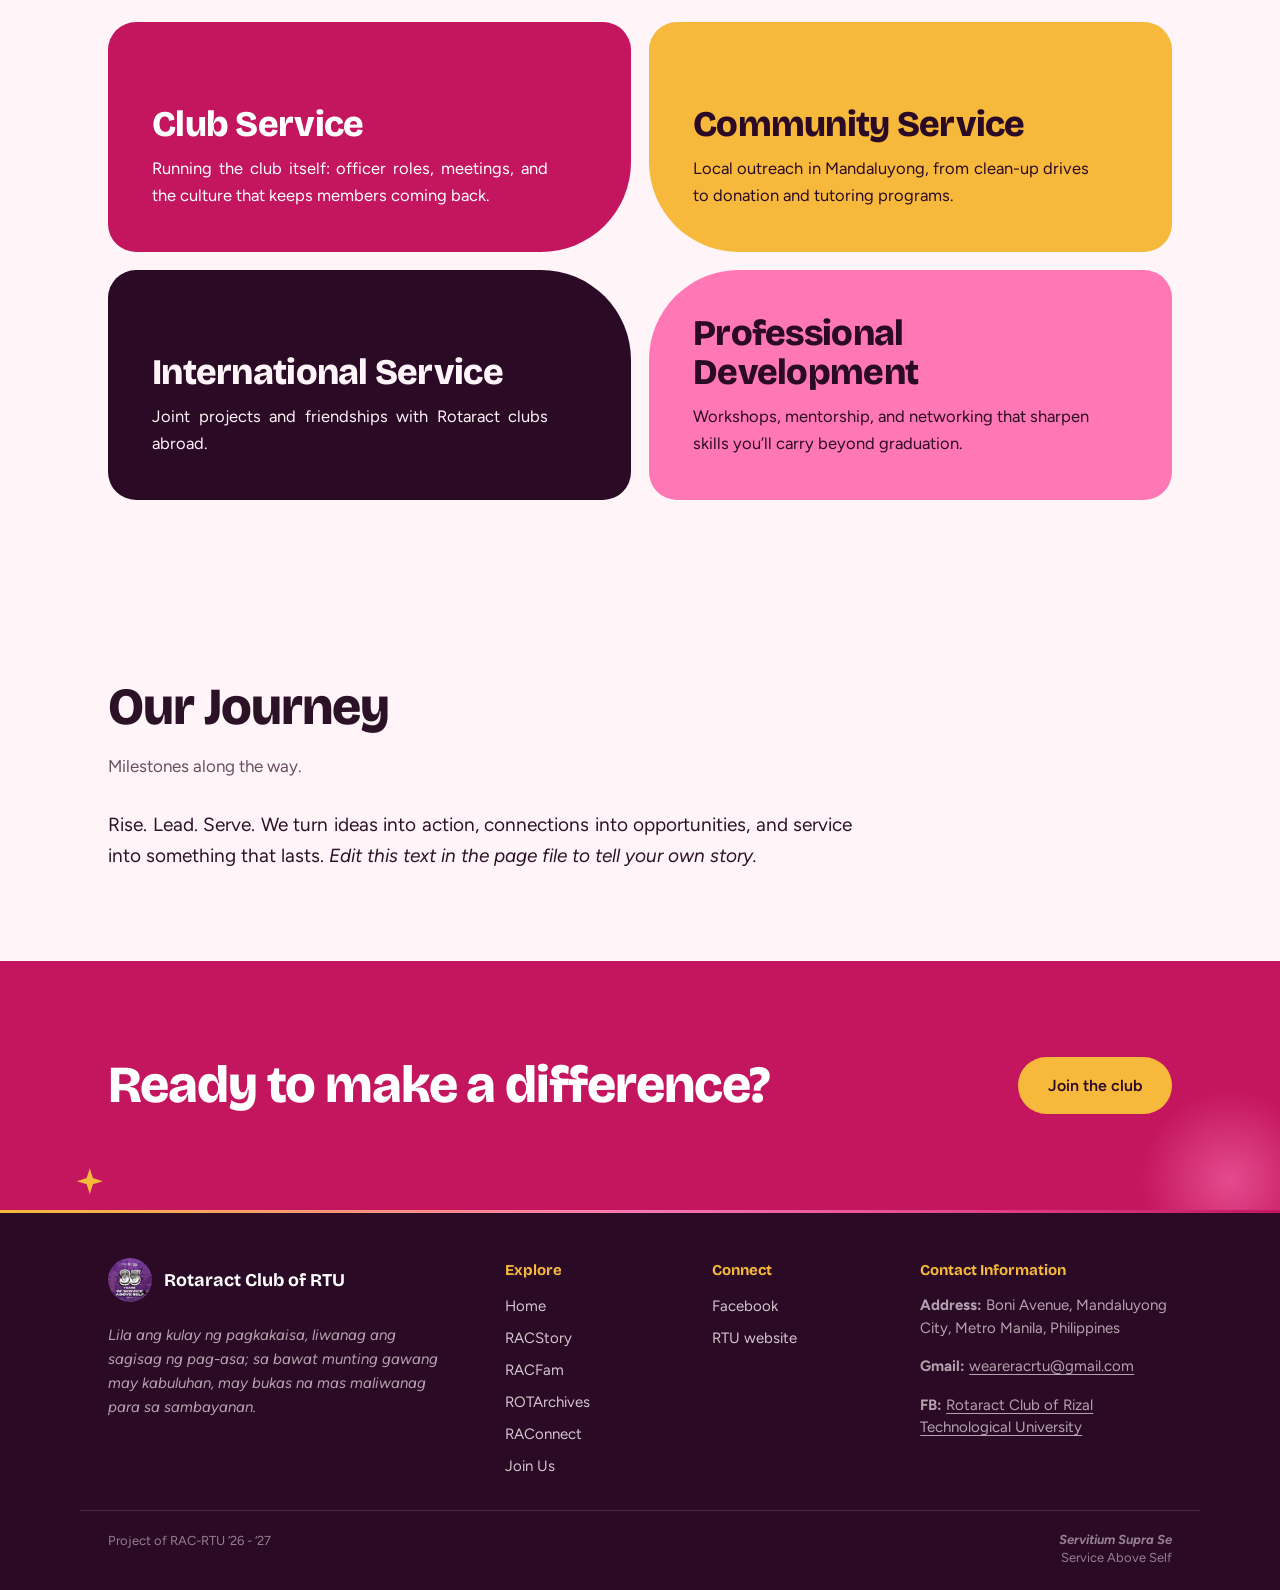
<file: racstory.html>
<!DOCTYPE html>
<html lang="en">
<head>
<meta charset="UTF-8">
<meta name="viewport" content="width=device-width, initial-scale=1.0">
<title>RACStory | Rotaract Club of RTU</title>
<meta name="description" content="The story of the Rotaract Club of RTU: where we started, what we do, and where we are headed.">
<link rel="preconnect" href="https://fonts.googleapis.com">
<link rel="preconnect" href="https://fonts.gstatic.com" crossorigin>
<link href="https://fonts.googleapis.com/css2?family=Bricolage+Grotesque:opsz,wght@12..96,500;12..96,700;12..96,800&family=Figtree:wght@400;500;600&display=swap" rel="stylesheet">
<script>document.documentElement.classList.add('js');</script>
<link rel="stylesheet" href="style.css">
</head>
<body>
<div class="progress" aria-hidden="true"></div>
<a class="skip" href="#main">Skip to content</a>

<header class="site">
  <div class="nav">
    <a href="index.html" class="brand" aria-label="Rotaract Club of RTU, home">
      <img class="brand-mark" src="img/Logo.png" alt="" width="40" height="40">
      <span class="brand-text"><b>RAC-RTU</b></span>
    </a>
    <nav class="links" id="menu" aria-label="Main">
      <a href="index.html" class="">Home</a>
      <div class="dd"><a href="racstory.html" class="dd-top active">RACStory</a><button class="dd-btn" type="button" aria-label="Show RACStory links" aria-expanded="false"><svg viewBox="0 0 12 12" width="10" height="10" aria-hidden="true"><path d="M2 4l4 4 4-4" fill="none" stroke="currentColor" stroke-width="2" stroke-linecap="round" stroke-linejoin="round"/></svg></button><div class="dd-menu"><a href="racstory.html#our-roots">Our Roots</a><a href="racstory.html#our-impact">Our Impact</a><a href="racstory.html#our-journey">Our Journey</a></div></div>
      <div class="dd"><a href="racfam.html" class="dd-top">RACFam</a><button class="dd-btn" type="button" aria-label="Show RACFam links" aria-expanded="false"><svg viewBox="0 0 12 12" width="10" height="10" aria-hidden="true"><path d="M2 4l4 4 4-4" fill="none" stroke="currentColor" stroke-width="2" stroke-linecap="round" stroke-linejoin="round"/></svg></button><div class="dd-menu"><a href="racfam.html#officers">Officers</a><a href="racfam.html#members">Members</a><a href="racfam.html#advisers">Advisers</a><a href="racfam.html#past-presidents">Past Presidents</a></div></div>
      <div class="dd"><a href="rotarchives.html" class="dd-top">ROTArchives</a><button class="dd-btn" type="button" aria-label="Show ROTArchives links" aria-expanded="false"><svg viewBox="0 0 12 12" width="10" height="10" aria-hidden="true"><path d="M2 4l4 4 4-4" fill="none" stroke="currentColor" stroke-width="2" stroke-linecap="round" stroke-linejoin="round"/></svg></button><div class="dd-menu"><a href="rotarchives.html#latest-dispatches">Latest Dispatches</a><a href="rotarchives.html#in-retrospect">In Retrospect</a><a href="rotarchives.html#voices-perspectives">Voices &amp; Perspectives</a><a href="rotarchives.html#milestones-memories">Milestones &amp; Memories</a><a href="rotarchives.html#then-there">Then, There: A Look Back</a><a href="rotarchives.html#jumpshots">Jumpshots</a></div></div>
      <div class="dd"><a href="raconnect.html" class="dd-top">RAConnect</a><button class="dd-btn" type="button" aria-label="Show RAConnect links" aria-expanded="false"><svg viewBox="0 0 12 12" width="10" height="10" aria-hidden="true"><path d="M2 4l4 4 4-4" fill="none" stroke="currentColor" stroke-width="2" stroke-linecap="round" stroke-linejoin="round"/></svg></button><div class="dd-menu"><a href="raconnect.html#reach-out">Reach Out</a><a href="raconnect.html#partnerships">Partnerships &amp; Collaborations</a><a href="raconnect.html#work-with-us">Work With Us</a><a href="raconnect.html#support">Support Our Initiatives</a><a href="raconnect.html#find-us-online">Find Us Online</a></div></div>
      <a href="join.html" class="">Join Us</a>
      <a class="links-fb" href="https://www.facebook.com/RAC.RTU" target="_blank" rel="noopener">Facebook</a>
    </nav>
    <a class="nav-cta" href="https://www.facebook.com/RAC.RTU" target="_blank" rel="noopener"><span>Facebook</span><svg viewBox="0 0 16 16" width="14" height="14" aria-hidden="true"><path d="M4 12L12 4M5.5 4H12v6.5" fill="none" stroke="currentColor" stroke-width="2" stroke-linecap="round" stroke-linejoin="round"/></svg></a>
    <button class="menu-btn" type="button" aria-label="Open menu" aria-expanded="false" aria-controls="menu"><span></span><span></span></button>
  </div>
</header>
<main id="main">
  <section class="page-hero">
    <i class="float f3 pg-star"></i><i class="float f1 pg-ring"></i>
    <div class="wrap"><p class="crumb enter" style="--d:0"><a href="index.html">Home</a><span aria-hidden="true">/</span>RACStory</p><h1 class="enter" style="--d:1">RACStory</h1><p class="lead enter" style="--d:2">Where we started, what we have done, and where we are going.</p></div>
  </section>
    <section class="section" id="our-roots">
    <div class="wrap">
      <h2 class="reveal">Our Roots</h2>
      <p class="sub reveal" style="--i:1">Rooted in Service: Club History</p>
      <div class="roots-prose">
        <p class="roots-lead reveal" style="--i:2"><strong>Established on July 1, 1991, in the aftermath of the eruption of Mount Pinatubo, the Rotaract Club of Rizal Technological University (RAC-RTU) has grown into one of the longstanding clubs of Rotary International District 3800. For 35 years, the club has remained committed to developing young leaders, fostering meaningful connections, and creating opportunities to serve communities through compassion and collective action.</strong></p>
        <p class="reveal">The club was pioneered by <strong>Dr. Norma Mendez</strong>, a former professor at Rizal Technological University who planted the seeds of service within the university. Her vision was carried forward by <strong>Niño Pacia Maliban</strong>, a dedicated Social Studies professor whose commitment helped nurture the club’s continuing journey. Under the sponsorship of the <strong>Rotary Club of Mandaluyong</strong>, RAC-RTU has strengthened its ties with its sponsoring club through collaborative initiatives, service projects, and activities grounded in the principle of <em>Service Above Self</em>.</p>
        <p class="reveal">In its earlier years, membership in RAC-RTU was primarily limited to students pursuing a Bachelor of Secondary Education major in Social Studies (BSEd Social Studies). Over time, the club expanded its reach and opened its doors to students from various colleges and academic programs across Rizal Technological University, both Mandaluyong and Pasig campus. This development allowed the club to embrace a more diverse community of aspiring leaders, bringing together individuals with different disciplines, perspectives, and experiences under one shared commitment to service.</p>
        <p class="reveal">Throughout its history, RAC-RTU has provided a platform for students to discover their potential as leaders and advocates for change. Through humanitarian initiatives, community engagement, and various service endeavors, the club has sought to address pressing concerns, inspire civic responsibility, and encourage its members to become active contributors to society. Beyond the projects it carries out, RAC-RTU cultivates an understanding that meaningful service begins with empathy, grows through collaboration, and creates lasting change through consistent action.</p>
        <p class="reveal">The club’s continuing commitment to service is also reflected in <strong><em>Lila’t Liwanag — “From the color we carry, to the light we leave behind.”</em></strong> Inspired by the color theme of the current Rotary Year of the club, this concept symbolizes the shared purpose of carrying forward the club’s legacy while creating a meaningful difference in the lives of others. It represents the belief that leadership goes beyond recognition and that service becomes truly meaningful when it brings hope, inspires others, and contributes to positive change.</p>
        <p class="reveal">Building upon 35 years of shared experiences, dedication, and collective service, RAC-RTU continues to honor the contributions of the generations that came before it while welcoming new leaders who will carry its mission forward. Guided by <em>Service Above Self</em> and inspired by the Rotary Year theme, <em>Create Lasting Impact</em>, the club remains committed to empowering young leaders, strengthening communities, and contributing to a better future for all.</p>
      </div>
      <blockquote class="mantra reveal reveal-pop"><span>As its mantra declares:</span>“RAC-RTU is ready to strive to break a boundary, rebuild a relationship with other people with intimacy, and ignite the hope with consistency in creating and shaping the future of humanity through Quality and Pinoymenal Advocacy!”</blockquote>
      <div class="vm-grid">
        <article class="vm-card reveal reveal-pop" style="--i:0"><h3>Club Vision</h3><p>The Rotaract Club of Rizal Technological University envisions to be a pro-active Rotaract club organization that molds and enhances students of Rizal Technological University to be a leader beyond positions and catalyst of change in the Glocal perspective in serving the school and the community.</p></article>
        <article class="vm-card reveal reveal-pop" style="--i:1"><h3>Club Mission</h3><p>In achieving and attaining the Vision, the Rotaract Club of Rizal Technological University is committed to fulfilling and imposing Rotary Vision, objectives, and principles in all aspects as exposing our heart to service. The Rotaract Club of Rizal Technological University is committed to creating and developing sustainable development projects and programs that will help and benefit the school and community.</p></article>
        <article class="vm-card reveal reveal-pop" style="--i:2"><h3>Club Characteristic</h3><ul class="traits"><li>Visionary</li><li>Glocal Leaders</li><li>Service Oriented</li><li>Inclusive</li><li>Versatile</li><li>Goal Digger</li></ul></article>
        <article class="vm-card reveal reveal-pop" style="--i:3"><h3>Club Goals</h3><p>To create and encourage students to know and learn about Rotaract. To create a family whose hearts are eager to lead in school and extend help in a community.</p></article>
        <article class="vm-card wide reveal reveal-pop" style="--i:0"><h3>Club Objectives</h3><p>By abiding in the club’s Vision and Mission, Rotaract Club of Rizal Technological University will impose and passionately open a door of opportunities in creating impactful initiatives, will serve to change lives and will elevate leadership towards a better RTURactor in our school, community, district and country.</p></article>
      </div>
    </div>
  </section>
  <section class="section" id="our-impact">
    <div class="wrap">
      <h2 class="reveal">Our Impact</h2>
      <p class="sub reveal" style="--i:1">The four avenues of service guide everything we do.</p>
      <div class="tiles"><article class="tile t-club reveal reveal-pop" style="--i:0"><h3>Club Service</h3><p>Running the club itself: officer roles, meetings, and the culture that keeps members coming back.</p></article><article class="tile t-community reveal reveal-pop" style="--i:1"><h3>Community Service</h3><p>Local outreach in Mandaluyong, from clean-up drives to donation and tutoring programs.</p></article><article class="tile t-intl reveal reveal-pop" style="--i:2"><h3>International Service</h3><p>Joint projects and friendships with Rotaract clubs abroad.</p></article><article class="tile t-pro reveal reveal-pop" style="--i:3"><h3>Professional Development</h3><p>Workshops, mentorship, and networking that sharpen skills you’ll carry beyond graduation.</p></article></div>
    </div>
  </section>
  <section class="section" id="our-journey">
    <div class="wrap">
      <h2 class="reveal">Our Journey</h2>
      <p class="sub reveal" style="--i:1">Milestones along the way.</p>
      <p class="lead-dark reveal" style="--i:2">Rise. Lead. Serve. We turn ideas into action, connections into opportunities, and service into something that lasts. <em>Edit this text in the page file to tell your own story.</em></p>
    </div>
  </section>
  <section class="cta-band"><i class="float c3"></i><i class="float c2"></i>
    <div class="wrap"><h2 class="reveal">Ready to make a difference?</h2><a class="btn btn-primary" href="join.html" >Join the club</a></div>
  </section>

</main>
<footer id="contact">
  <div class="wrap foot">
    <div class="foot-brand"><a class="foot-logo" href="index.html"><img src="img/Logo.png" alt="" width="44" height="44"><span>Rotaract Club of RTU</span></a><p class="foot-motto">Lila ang kulay ng pagkakaisa, liwanag ang sagisag ng pag-asa; sa bawat munting gawang may kabuluhan, may bukas na mas maliwanag para sa sambayanan.</p></div>
    <nav class="foot-col" aria-label="Explore"><h4>Explore</h4><a href="index.html">Home</a><a href="racstory.html">RACStory</a><a href="racfam.html">RACFam</a><a href="rotarchives.html">ROTArchives</a><a href="raconnect.html">RAConnect</a><a href="join.html">Join Us</a></nav>
    <nav class="foot-col" aria-label="Connect"><h4>Connect</h4><a href="https://www.facebook.com/RAC.RTU" target="_blank" rel="noopener">Facebook</a><a href="https://www.rtu.edu.ph" target="_blank" rel="noopener">RTU website</a></nav>
    <div class="foot-col foot-contact"><h4>Contact Information</h4><p><strong>Address:</strong> Boni Avenue, Mandaluyong City, Metro Manila, Philippines</p><p><strong>Gmail:</strong> <a href="mailto:weareracrtu@gmail.com">weareracrtu@gmail.com</a></p><p><strong>FB:</strong> <a href="https://www.facebook.com/RAC.RTU" target="_blank" rel="noopener">Rotaract Club of Rizal Technological University</a></p></div>
  </div>
  <div class="wrap foot-bottom"><span>Project of RAC-RTU ‘26 - ‘27</span><span class="foot-motto2"><strong><em>Servitium Supra Se</em></strong><br>Service Above Self</span></div>
</footer>
<script>
(function () {
  var header = document.querySelector('header.site'), btn = document.querySelector('.menu-btn'), menu = document.getElementById('menu');
  function setMenu(o) { header.classList.toggle('open', o); btn.setAttribute('aria-expanded', o); btn.setAttribute('aria-label', o ? 'Close menu' : 'Open menu'); }
  btn.addEventListener('click', function () { setMenu(!header.classList.contains('open')); });
  menu.addEventListener('click', function (e) { if (e.target.closest('a')) setMenu(false); });
  document.addEventListener('keydown', function (e) { if (e.key === 'Escape') setMenu(false); });
  document.addEventListener('click', function (e) { if (!header.contains(e.target)) setMenu(false); });
  var bar = document.querySelector('.progress');
  function onScroll() {
    var d = document.documentElement;
    header.classList.toggle('scrolled', d.scrollTop > 20);
    bar.style.transform = 'scaleX(' + d.scrollTop / Math.max(1, d.scrollHeight - d.clientHeight) + ')';
  }
  window.addEventListener('scroll', onScroll, { passive: true });
  onScroll();
  var reduce = window.matchMedia('(prefers-reduced-motion: reduce)').matches;
  var items = document.querySelectorAll('.reveal');
  if ('IntersectionObserver' in window && !reduce) {
    var io = new IntersectionObserver(function (en) {
      en.forEach(function (e) { if (e.isIntersecting) { e.target.classList.add('in'); io.unobserve(e.target); } });
    }, { threshold: 0.15, rootMargin: '0px 0px -6% 0px' });
    items.forEach(function (el) { io.observe(el); });
  } else { items.forEach(function (el) { el.classList.add('in'); }); }
  var lb = document.getElementById('lightbox');
  if (lb) {
    document.querySelectorAll('.shot-btn').forEach(function (b) {
      b.addEventListener('click', function () {
        var img = b.querySelector('img'); if (!img || !lb.showModal) return;
        lb.querySelector('img').src = img.src; lb.querySelector('img').alt = img.alt;
        lb.querySelector('p').textContent = b.parentNode.querySelector('figcaption').textContent;
        lb.showModal();
      });
    });
    lb.addEventListener('click', function (e) { if (e.target === lb || e.target.closest('.lb-close')) lb.close(); });
  }
})();
</script>
<script>
(function(){
  document.querySelectorAll('.dd-btn').forEach(function(b){
    b.addEventListener('click',function(e){
      e.stopPropagation();
      var dd=b.parentNode, o=!dd.classList.contains('open');
      document.querySelectorAll('.dd.open').forEach(function(x){x.classList.remove('open');x.querySelector('.dd-btn').setAttribute('aria-expanded','false');});
      dd.classList.toggle('open',o); b.setAttribute('aria-expanded',o);
    });
  });
  document.addEventListener('click',function(e){ if(!e.target.closest('.dd')) document.querySelectorAll('.dd.open').forEach(function(x){x.classList.remove('open');x.querySelector('.dd-btn').setAttribute('aria-expanded','false');}); });
  document.addEventListener('keydown',function(e){ if(e.key==='Escape') document.querySelectorAll('.dd.open').forEach(function(x){x.classList.remove('open');x.querySelector('.dd-btn').setAttribute('aria-expanded','false');}); });
})();
</script>
</body>
</html>
</file>
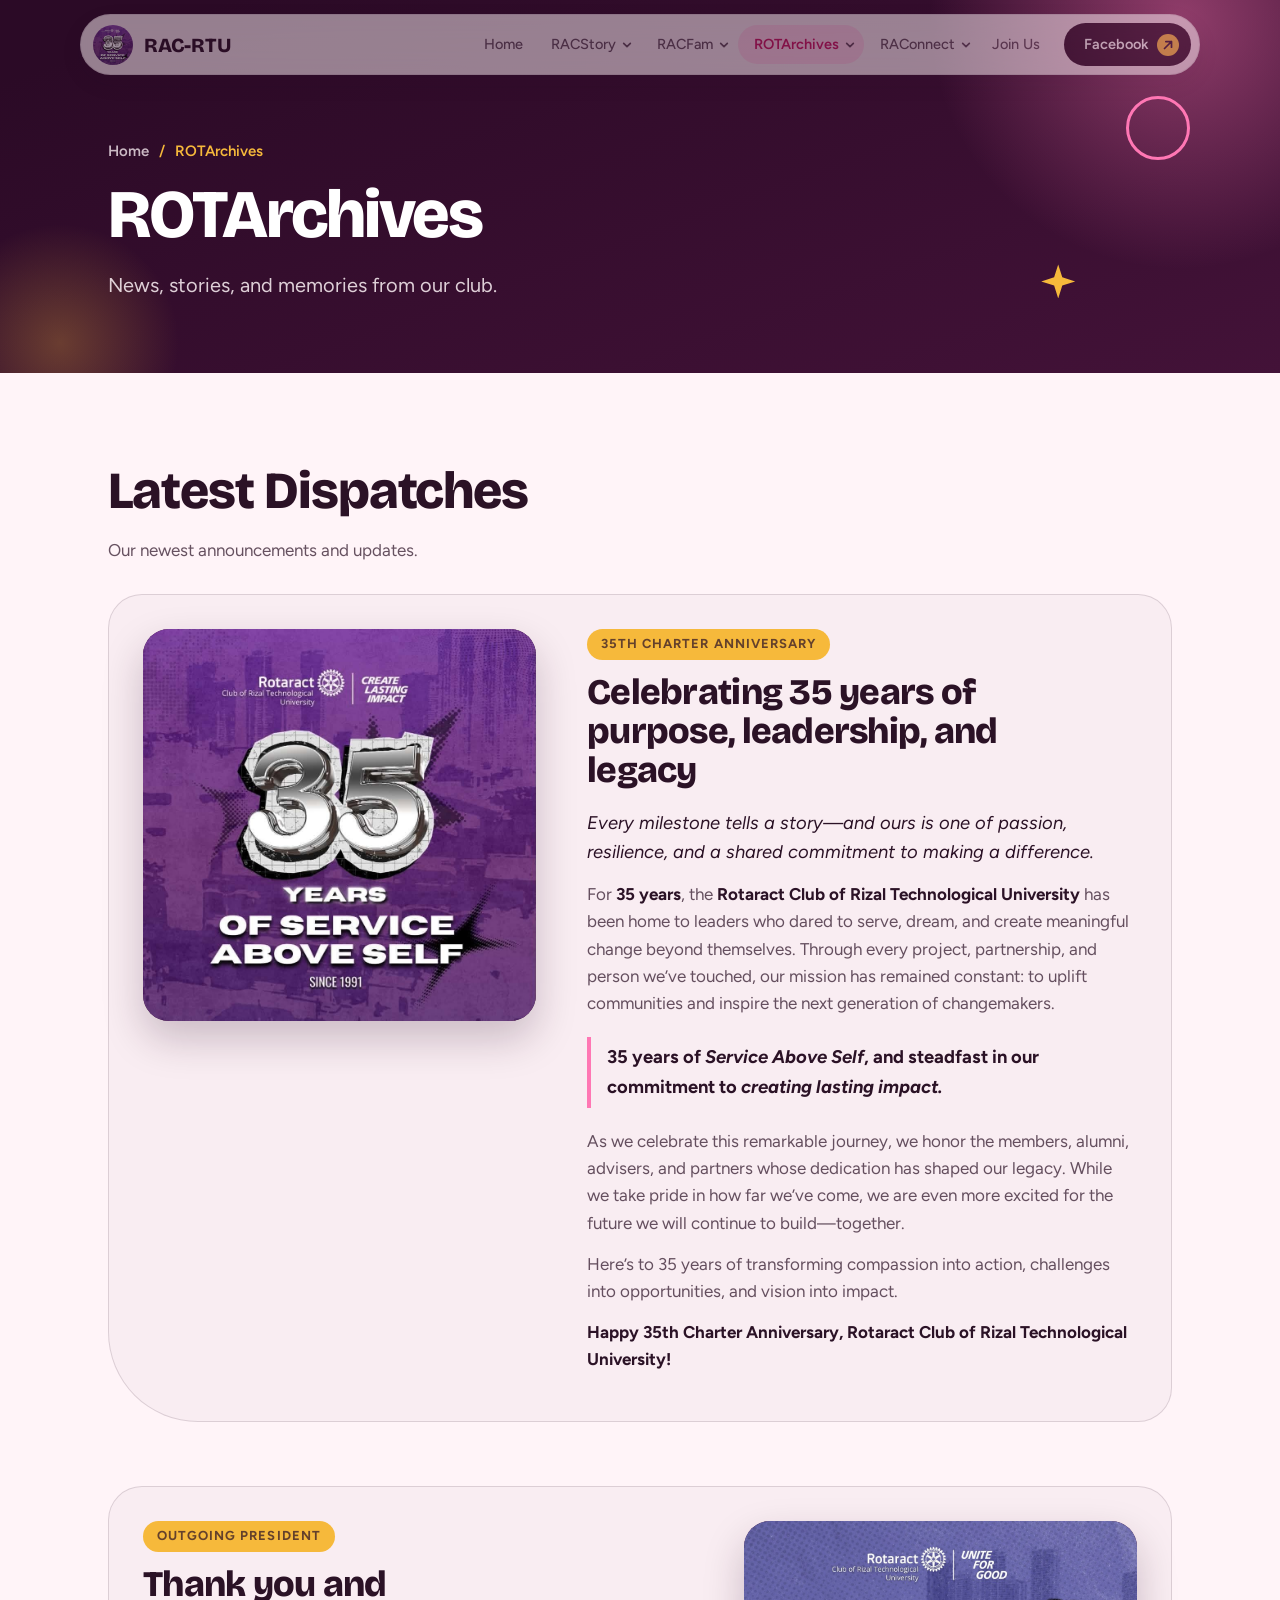
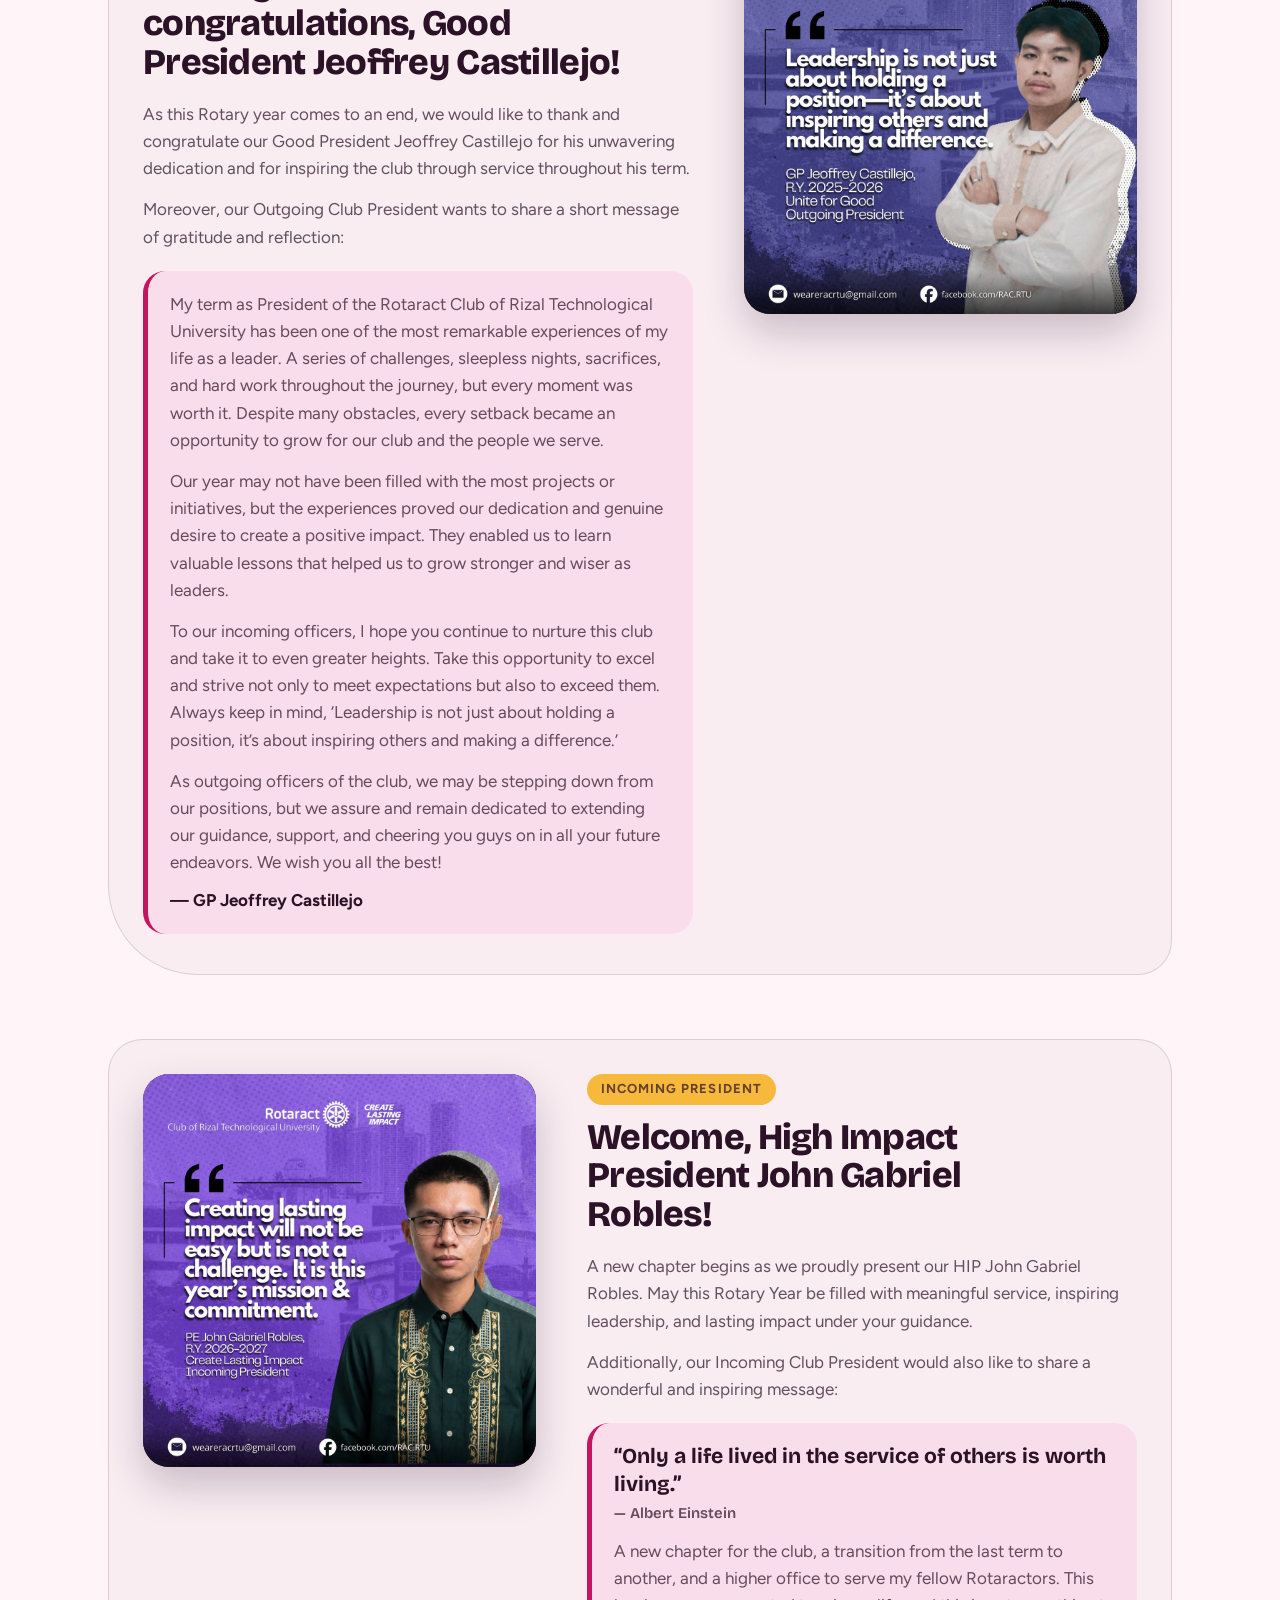
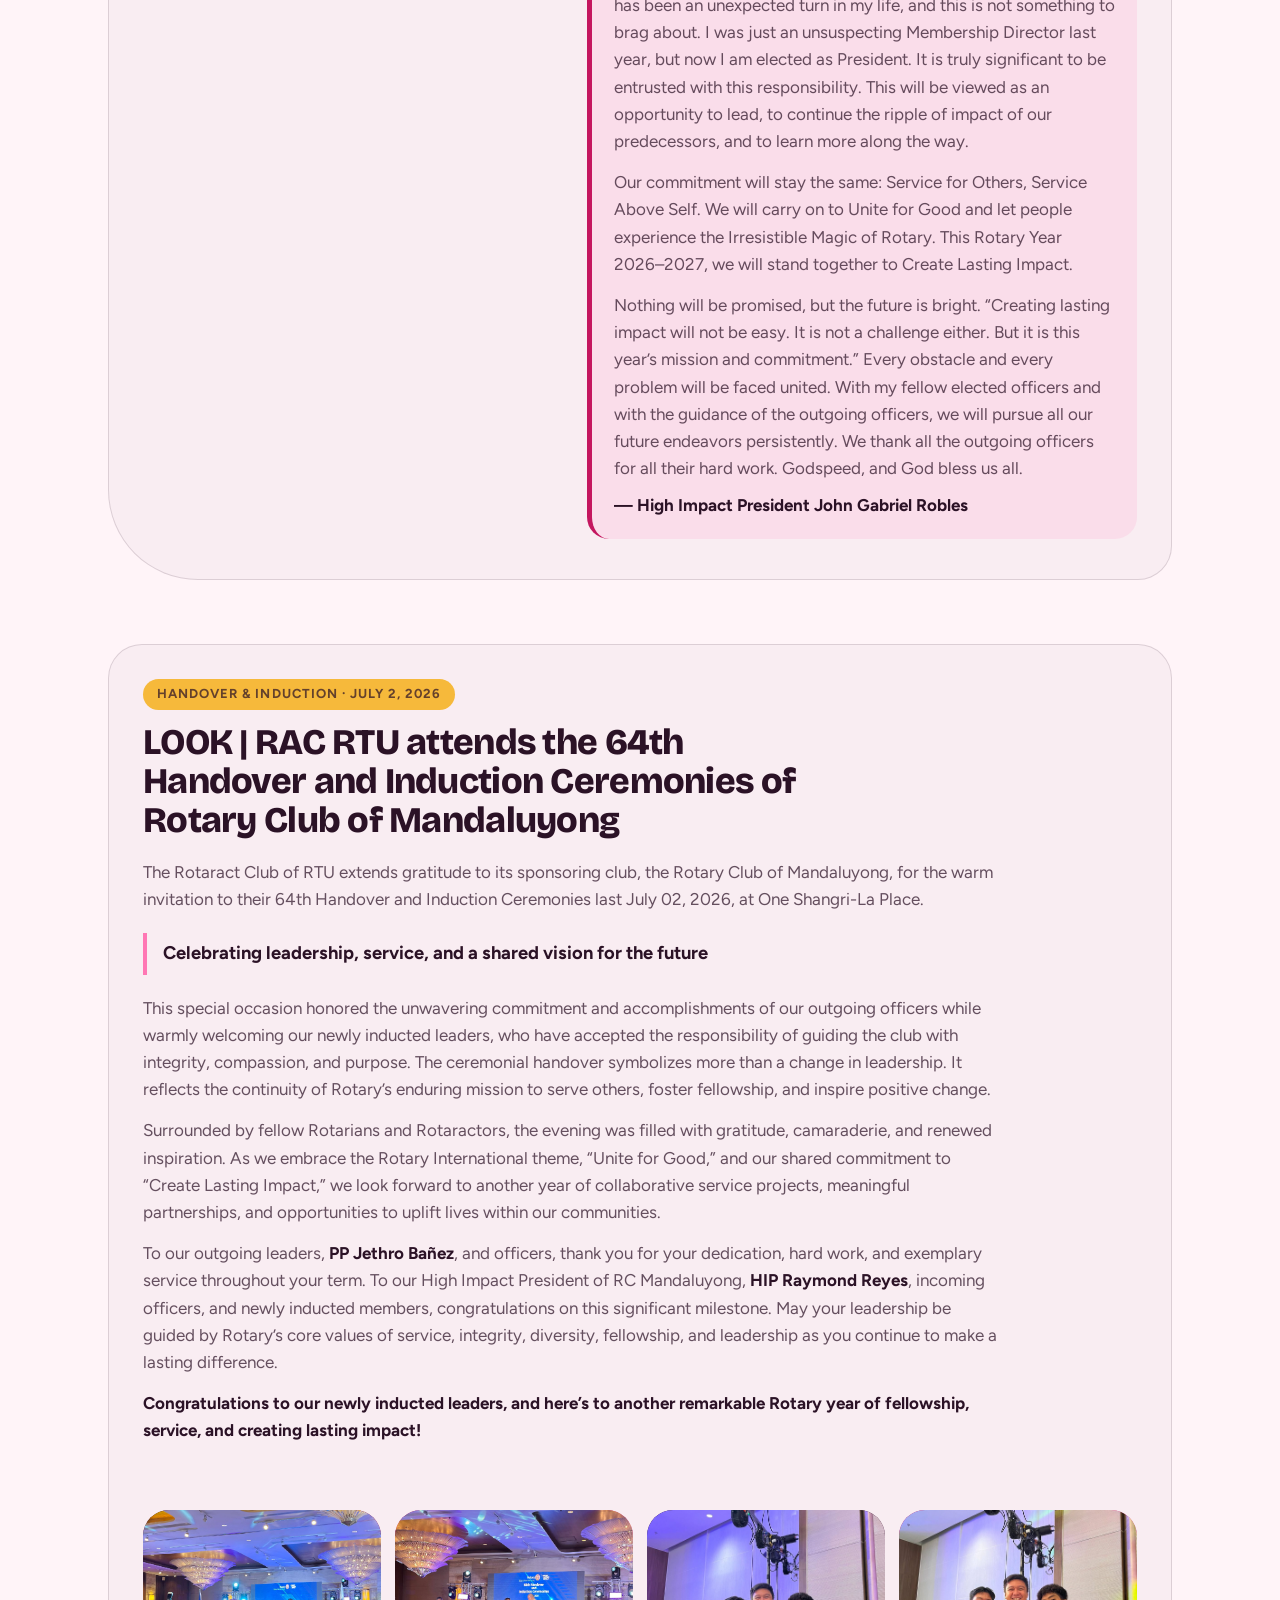
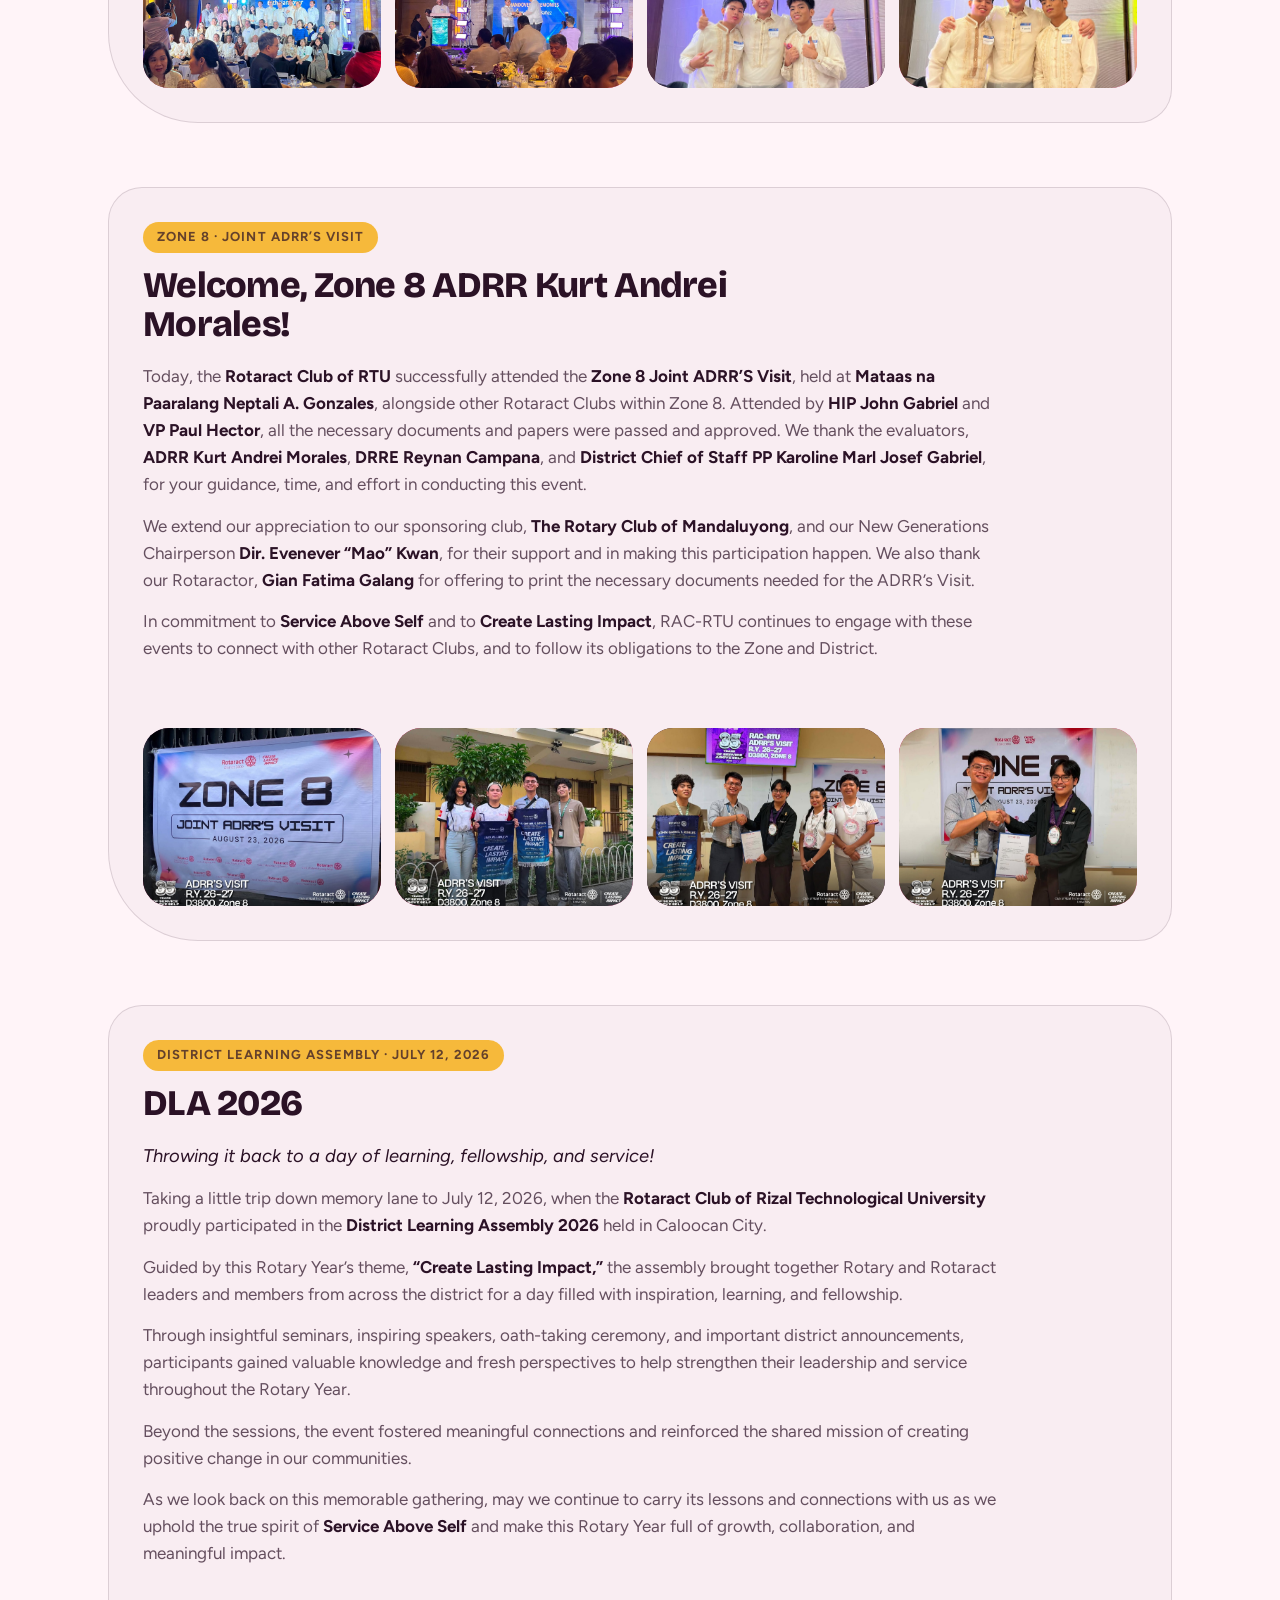
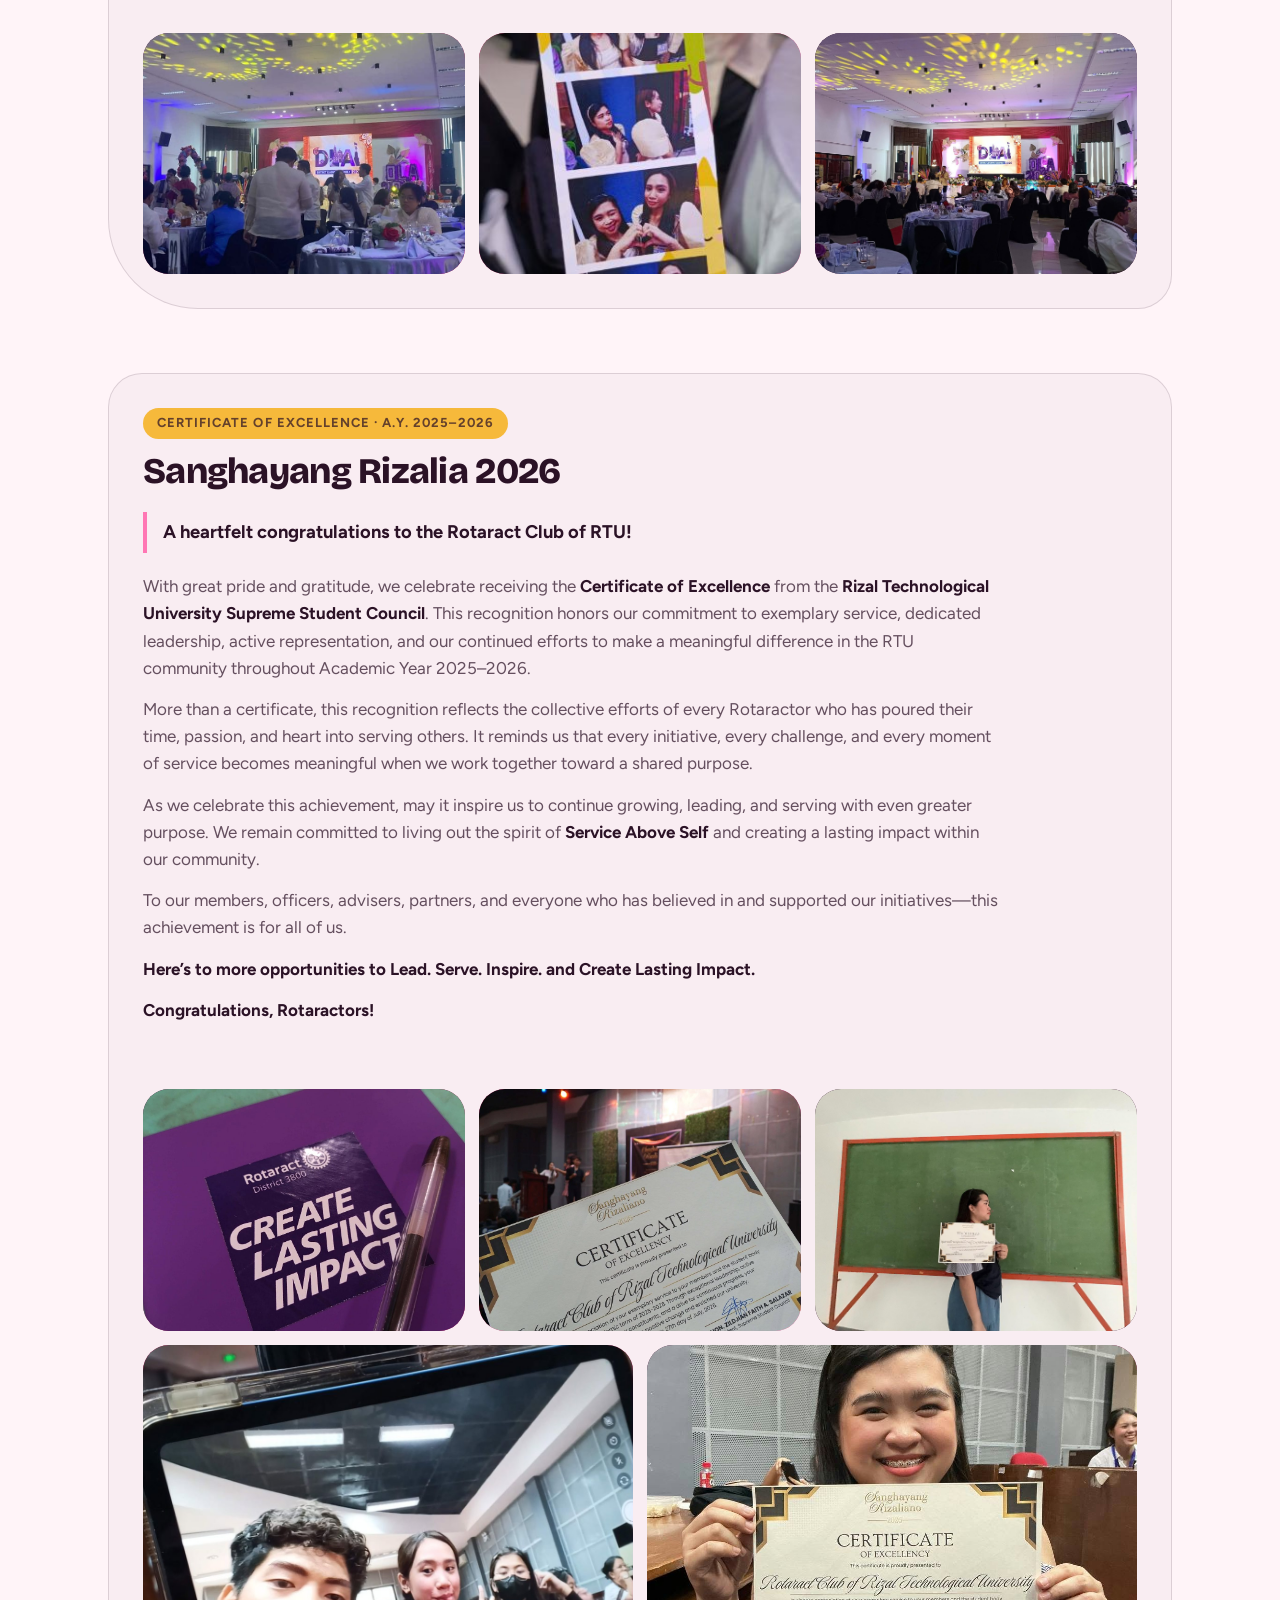
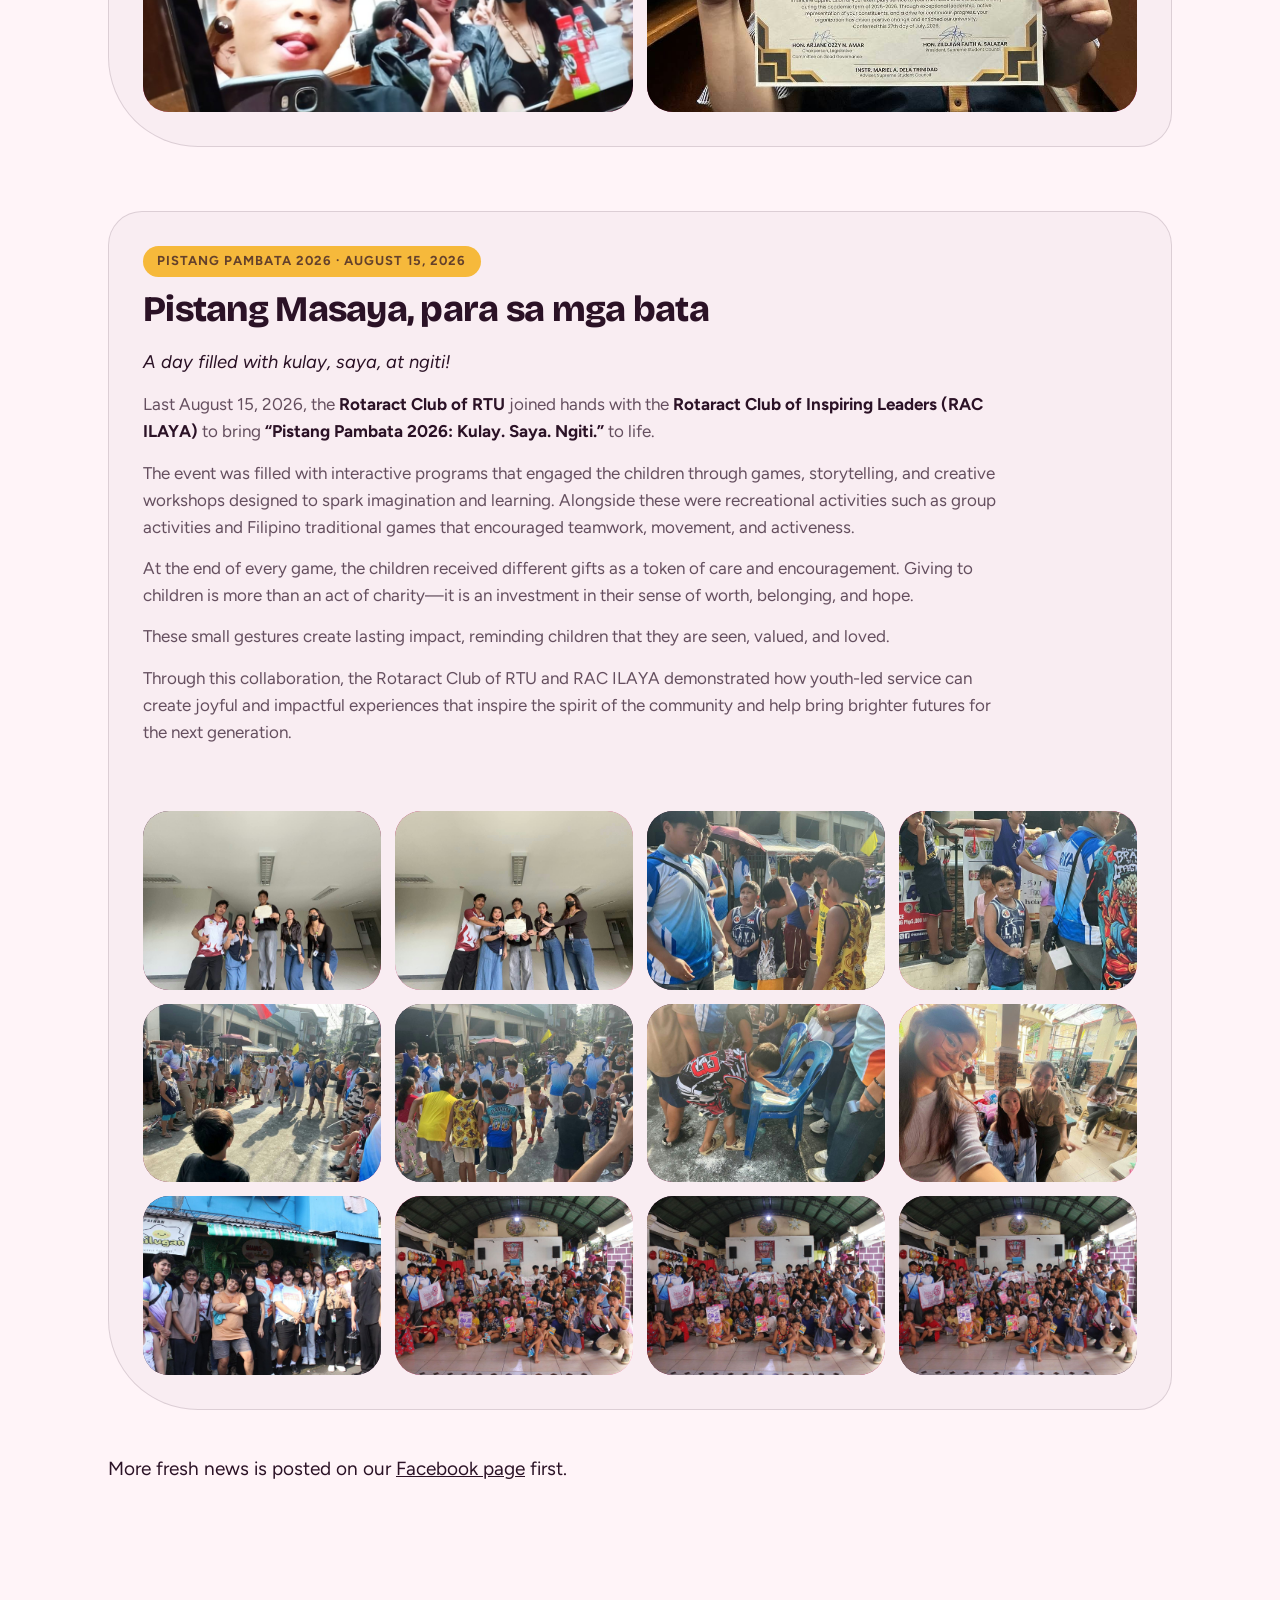
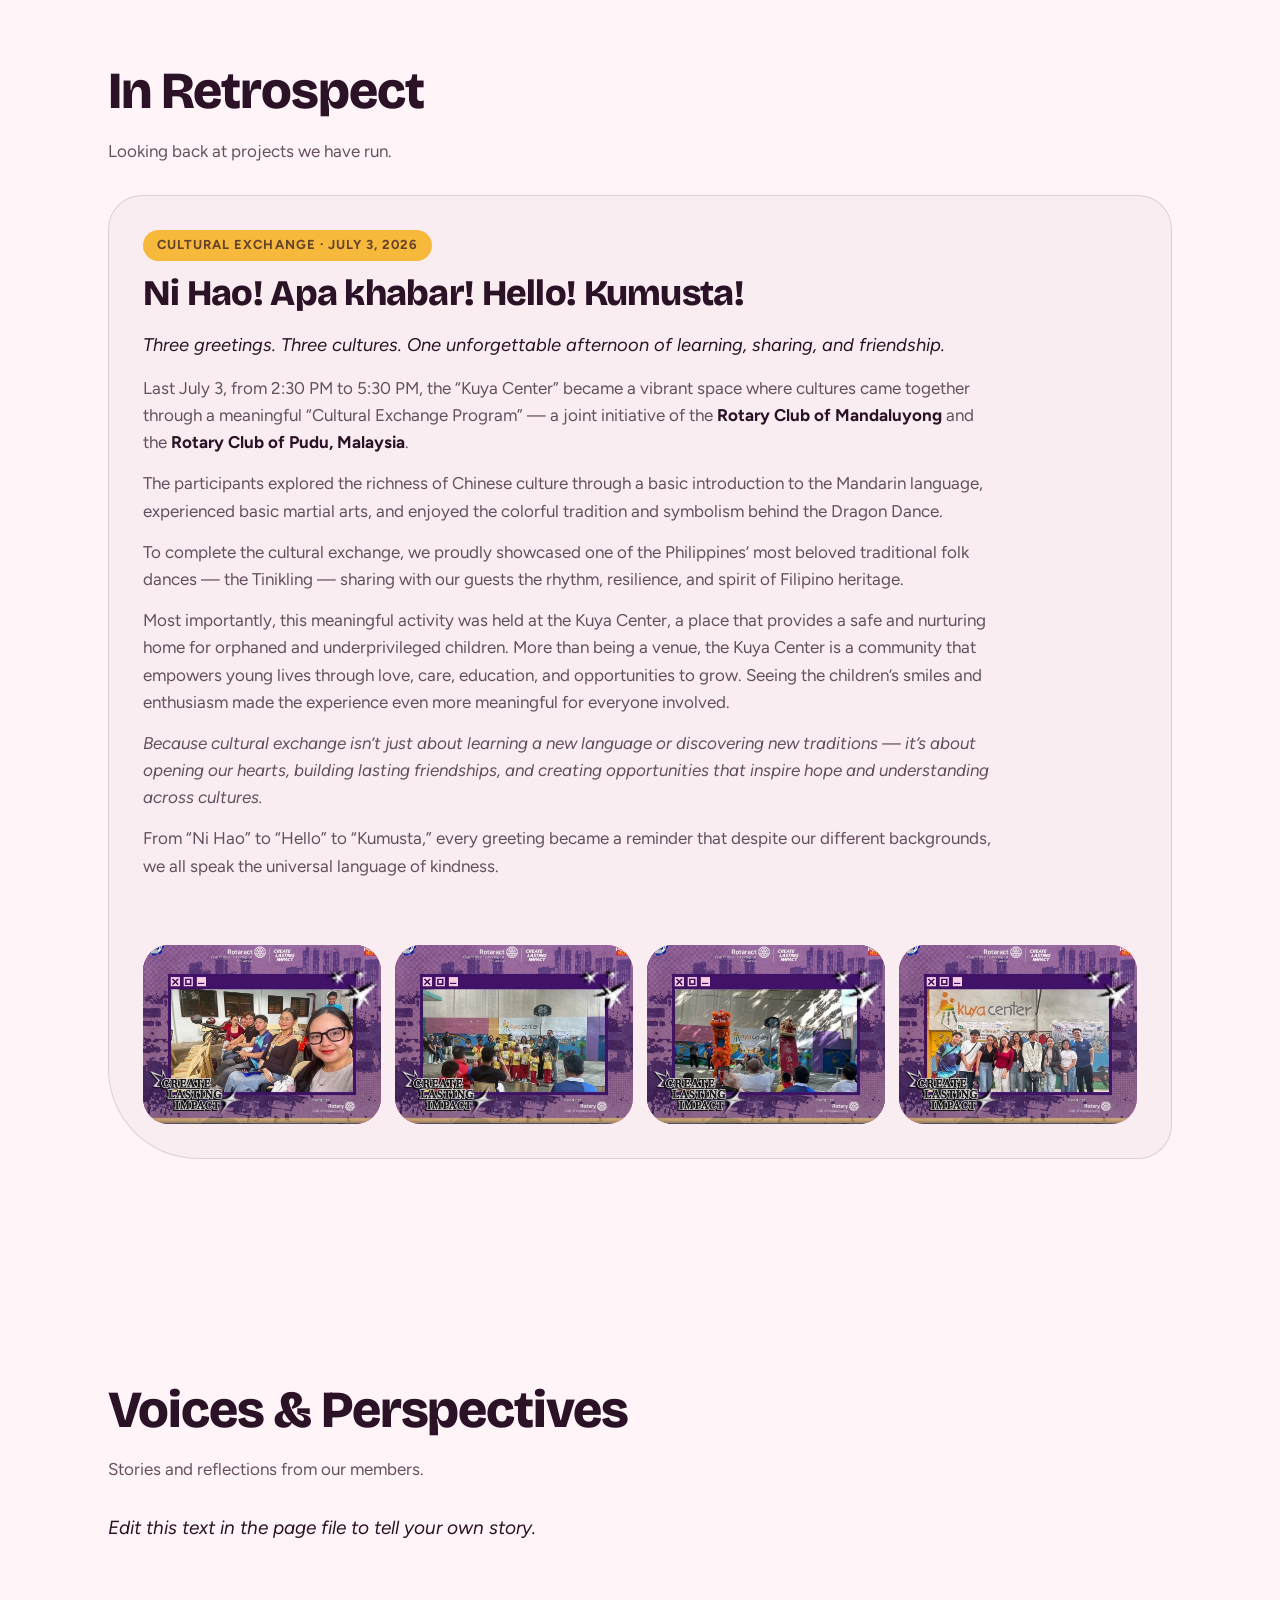
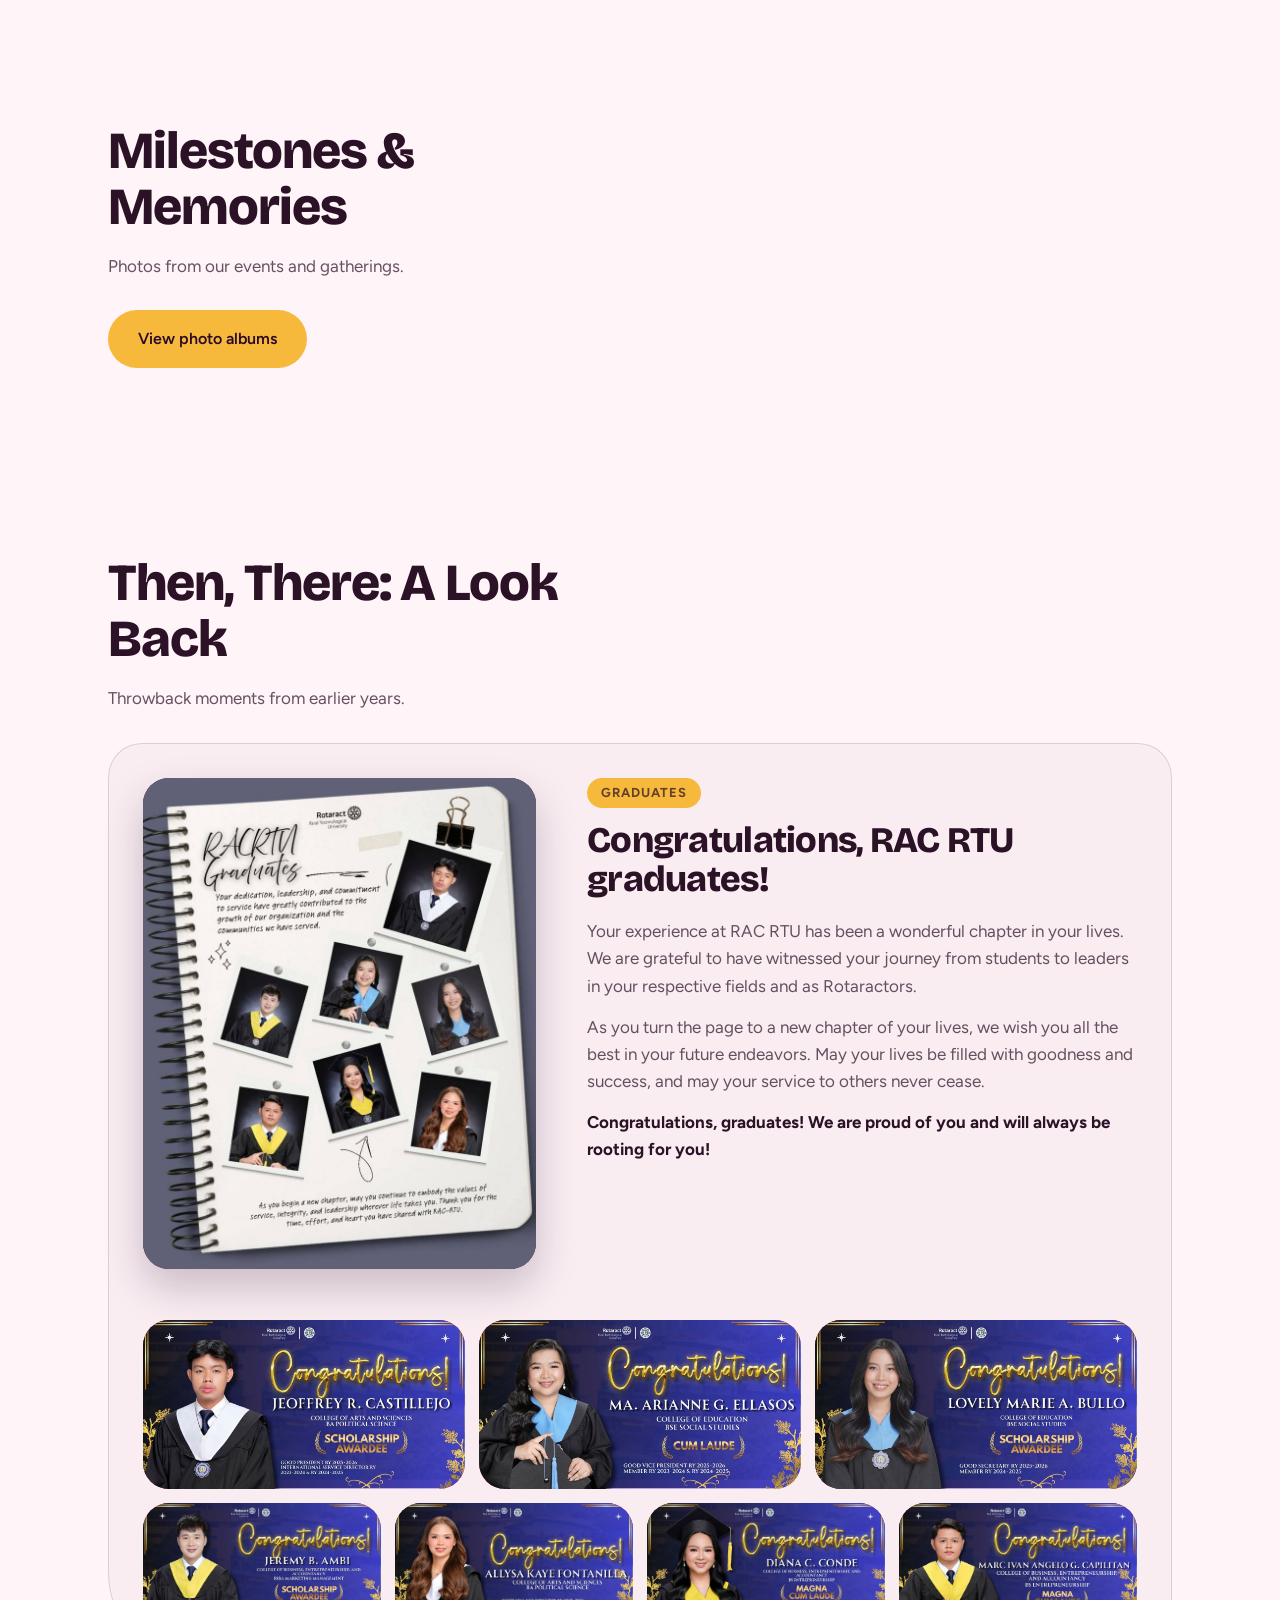
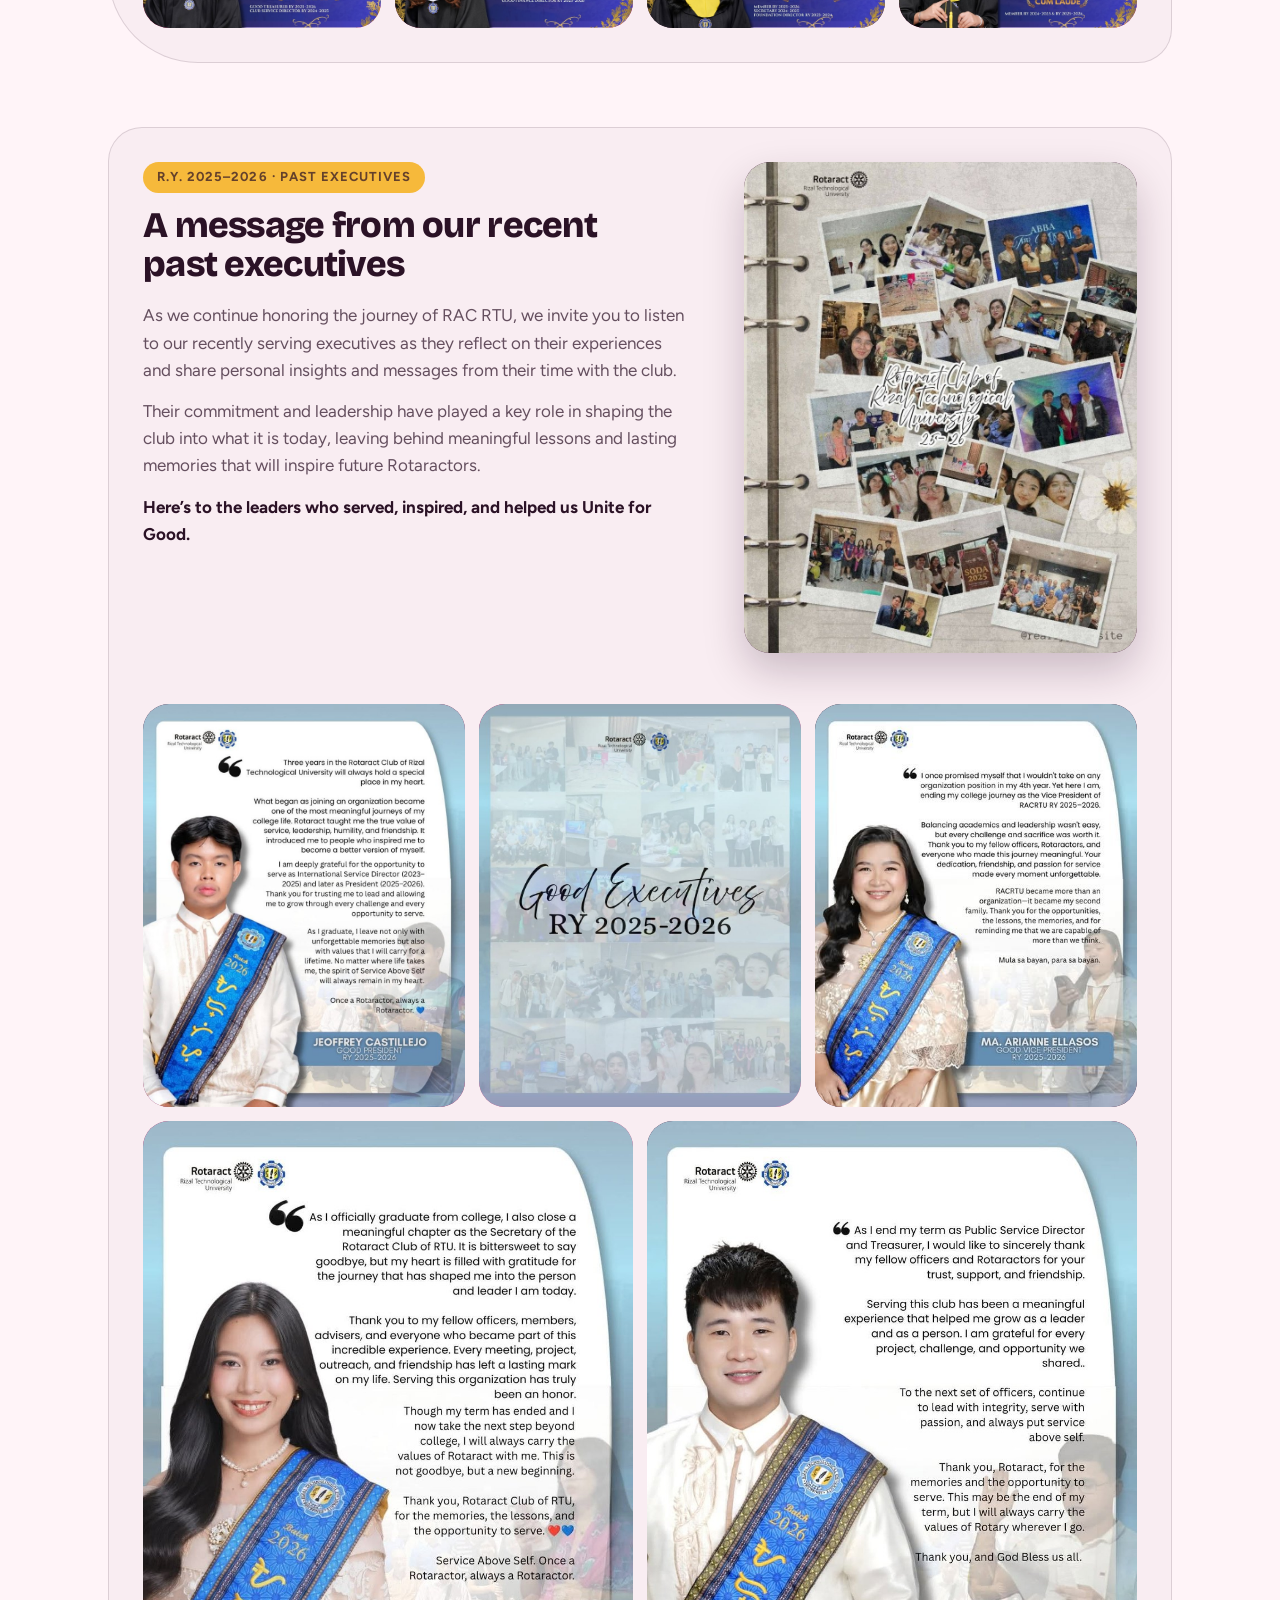
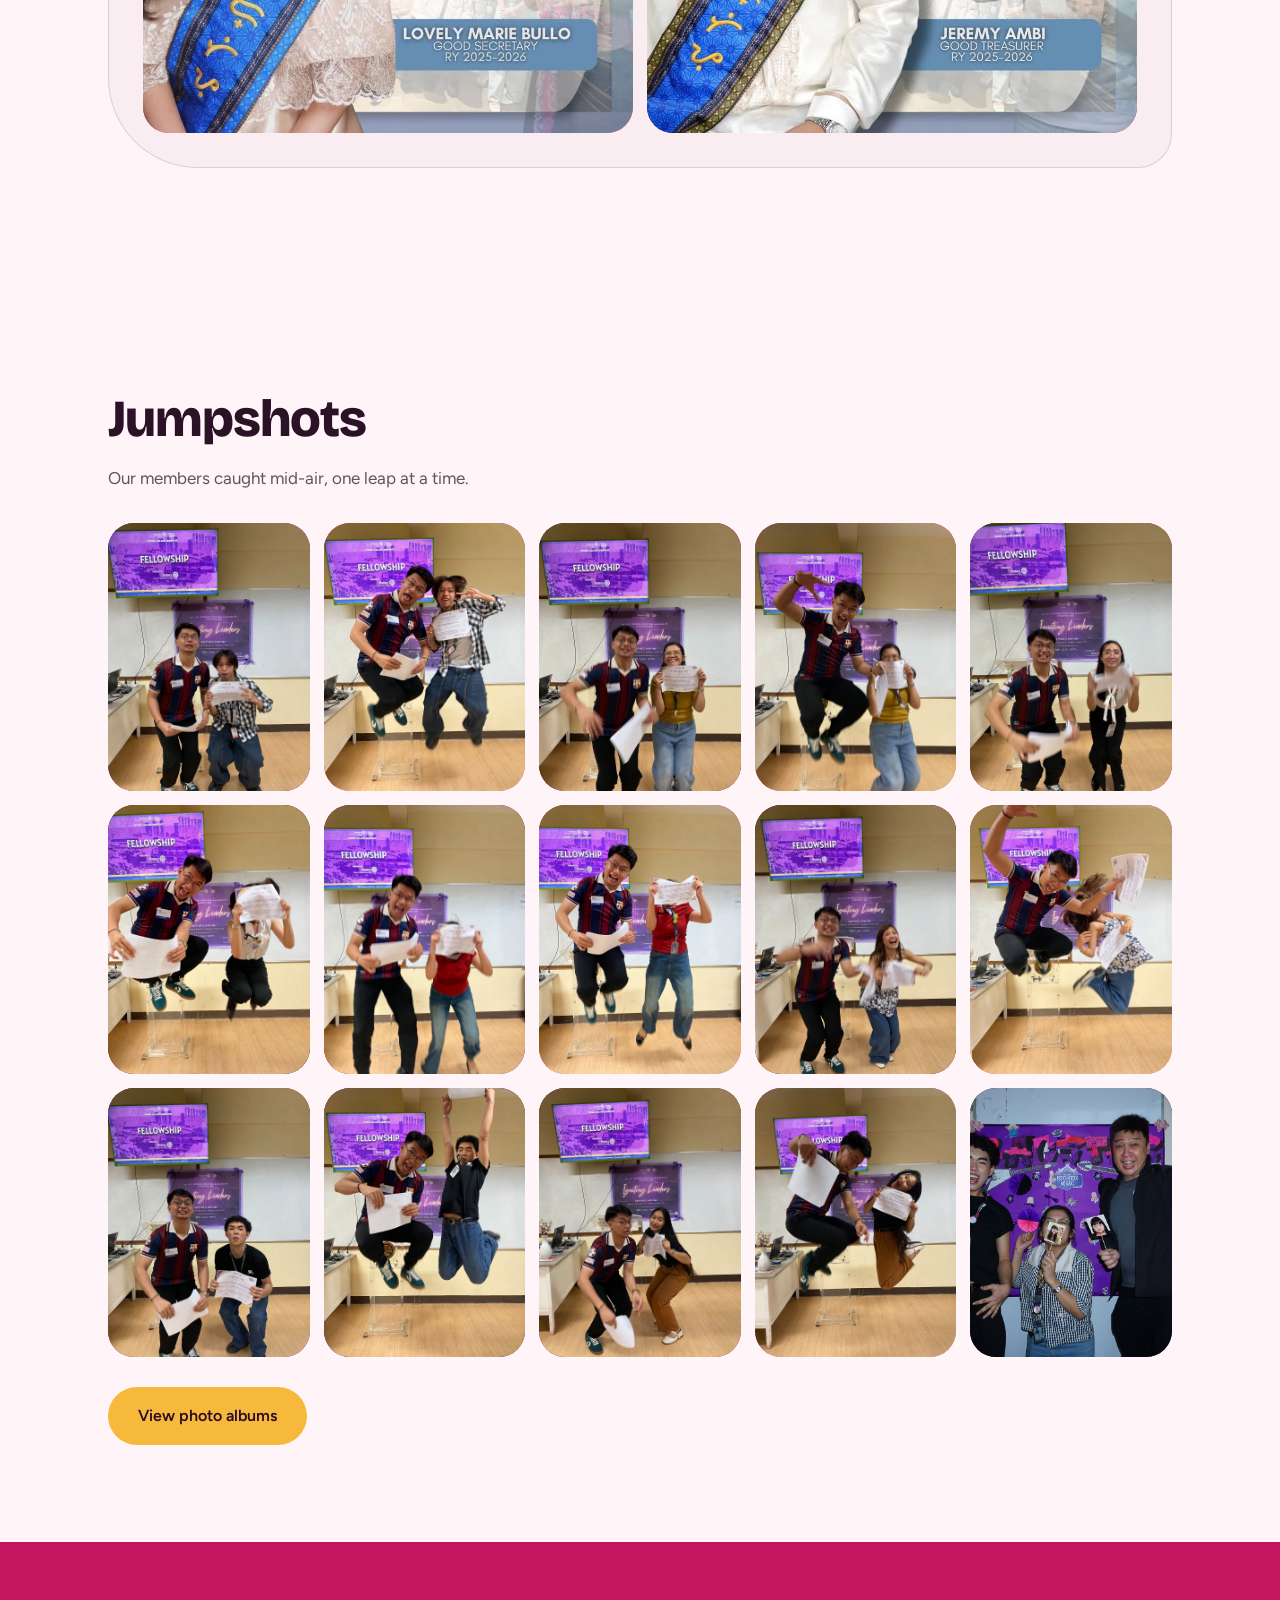
<file: rotarchives.html>
<!DOCTYPE html>
<html lang="en">
<head>
<meta charset="UTF-8">
<meta name="viewport" content="width=device-width, initial-scale=1.0">
<title>ROTArchives | Rotaract Club of RTU</title>
<meta name="description" content="News, stories and memories from the Rotaract Club of RTU.">
<link rel="preconnect" href="https://fonts.googleapis.com">
<link rel="preconnect" href="https://fonts.gstatic.com" crossorigin>
<link href="https://fonts.googleapis.com/css2?family=Bricolage+Grotesque:opsz,wght@12..96,500;12..96,700;12..96,800&family=Figtree:wght@400;500;600&display=swap" rel="stylesheet">
<script>document.documentElement.classList.add('js');</script>
<link rel="stylesheet" href="style.css">
</head>
<body>
<div class="progress" aria-hidden="true"></div>
<a class="skip" href="#main">Skip to content</a>
<dialog id="lightbox" aria-label="Photo viewer"><button class="lb-close" type="button" aria-label="Close photo">&times;</button><img alt=""><p></p></dialog>

<header class="site">
  <div class="nav">
    <a href="index.html" class="brand" aria-label="Rotaract Club of RTU, home">
      <img class="brand-mark" src="img/Logo.png" alt="" width="40" height="40">
      <span class="brand-text"><b>RAC-RTU</b></span>
    </a>
    <nav class="links" id="menu" aria-label="Main">
      <a href="index.html" class="">Home</a>
      <div class="dd"><a href="racstory.html" class="dd-top">RACStory</a><button class="dd-btn" type="button" aria-label="Show RACStory links" aria-expanded="false"><svg viewBox="0 0 12 12" width="10" height="10" aria-hidden="true"><path d="M2 4l4 4 4-4" fill="none" stroke="currentColor" stroke-width="2" stroke-linecap="round" stroke-linejoin="round"/></svg></button><div class="dd-menu"><a href="racstory.html#our-roots">Our Roots</a><a href="racstory.html#our-impact">Our Impact</a><a href="racstory.html#our-journey">Our Journey</a></div></div>
      <div class="dd"><a href="racfam.html" class="dd-top">RACFam</a><button class="dd-btn" type="button" aria-label="Show RACFam links" aria-expanded="false"><svg viewBox="0 0 12 12" width="10" height="10" aria-hidden="true"><path d="M2 4l4 4 4-4" fill="none" stroke="currentColor" stroke-width="2" stroke-linecap="round" stroke-linejoin="round"/></svg></button><div class="dd-menu"><a href="racfam.html#officers">Officers</a><a href="racfam.html#members">Members</a><a href="racfam.html#advisers">Advisers</a><a href="racfam.html#past-presidents">Past Presidents</a></div></div>
      <div class="dd"><a href="rotarchives.html" class="dd-top active">ROTArchives</a><button class="dd-btn" type="button" aria-label="Show ROTArchives links" aria-expanded="false"><svg viewBox="0 0 12 12" width="10" height="10" aria-hidden="true"><path d="M2 4l4 4 4-4" fill="none" stroke="currentColor" stroke-width="2" stroke-linecap="round" stroke-linejoin="round"/></svg></button><div class="dd-menu"><a href="rotarchives.html#latest-dispatches">Latest Dispatches</a><a href="rotarchives.html#in-retrospect">In Retrospect</a><a href="rotarchives.html#voices-perspectives">Voices &amp; Perspectives</a><a href="rotarchives.html#milestones-memories">Milestones &amp; Memories</a><a href="rotarchives.html#then-there">Then, There: A Look Back</a><a href="rotarchives.html#jumpshots">Jumpshots</a></div></div>
      <div class="dd"><a href="raconnect.html" class="dd-top">RAConnect</a><button class="dd-btn" type="button" aria-label="Show RAConnect links" aria-expanded="false"><svg viewBox="0 0 12 12" width="10" height="10" aria-hidden="true"><path d="M2 4l4 4 4-4" fill="none" stroke="currentColor" stroke-width="2" stroke-linecap="round" stroke-linejoin="round"/></svg></button><div class="dd-menu"><a href="raconnect.html#reach-out">Reach Out</a><a href="raconnect.html#partnerships">Partnerships &amp; Collaborations</a><a href="raconnect.html#work-with-us">Work With Us</a><a href="raconnect.html#support">Support Our Initiatives</a><a href="raconnect.html#find-us-online">Find Us Online</a></div></div>
      <a href="join.html" class="">Join Us</a>
      <a class="links-fb" href="https://www.facebook.com/RAC.RTU" target="_blank" rel="noopener">Facebook</a>
    </nav>
    <a class="nav-cta" href="https://www.facebook.com/RAC.RTU" target="_blank" rel="noopener"><span>Facebook</span><svg viewBox="0 0 16 16" width="14" height="14" aria-hidden="true"><path d="M4 12L12 4M5.5 4H12v6.5" fill="none" stroke="currentColor" stroke-width="2" stroke-linecap="round" stroke-linejoin="round"/></svg></a>
    <button class="menu-btn" type="button" aria-label="Open menu" aria-expanded="false" aria-controls="menu"><span></span><span></span></button>
  </div>
</header>
<main id="main">
  <section class="page-hero">
    <i class="float f3 pg-star"></i><i class="float f1 pg-ring"></i>
    <div class="wrap"><p class="crumb enter" style="--d:0"><a href="index.html">Home</a><span aria-hidden="true">/</span>ROTArchives</p><h1 class="enter" style="--d:1">ROTArchives</h1><p class="lead enter" style="--d:2">News, stories, and memories from our club.</p></div>
  </section>
  <section class="section" id="latest-dispatches">
    <div class="wrap">
      <h2 class="reveal">Latest Dispatches</h2>
      <p class="sub reveal" style="--i:1">Our newest announcements and updates.</p>
      <div class="posts">
        <article class="post  reveal"><div class="post-media"><figure class="post-fig"><button type="button" class="shot-btn zoom" aria-label="View larger: 35 Years of Service Above Self"><img src="img/dispatches/35-years.jpg" alt="35 Years of Service Above Self, since 1991" loading="lazy"></button><figcaption hidden>35 Years of Service Above Self</figcaption></figure></div><div class="post-body"><p class="post-tag">35th Charter Anniversary</p><h3>Celebrating 35 years of purpose, leadership, and legacy</h3><p class="post-lead"><em>Every milestone tells a story—and ours is one of passion, resilience, and a shared commitment to making a difference.</em></p>
<p>For <strong>35 years</strong>, the <strong>Rotaract Club of Rizal Technological University</strong> has been home to leaders who dared to serve, dream, and create meaningful change beyond themselves. Through every project, partnership, and person we’ve touched, our mission has remained constant: to uplift communities and inspire the next generation of changemakers.</p>
<p class="post-callout">35 years of <em>Service Above Self</em>, and steadfast in our commitment to <em>creating lasting impact.</em></p>
<p>As we celebrate this remarkable journey, we honor the members, alumni, advisers, and partners whose dedication has shaped our legacy. While we take pride in how far we’ve come, we are even more excited for the future we will continue to build—together.</p>
<p>Here’s to 35 years of transforming compassion into action, challenges into opportunities, and vision into impact.</p>
<p><strong>Happy 35th Charter Anniversary, Rotaract Club of Rizal Technological University!</strong></p></div></article>
        <article class="post flip reveal"><div class="post-media"><figure class="post-fig"><button type="button" class="shot-btn zoom" aria-label="View larger: Thank you, GP Jeoffrey Castillejo"><img src="img/dispatches/gp-castillejo.jpg" alt="Quote card: Good President Jeoffrey Castillejo, R.Y. 2025–2026 Outgoing President" loading="lazy"></button><figcaption hidden>Thank you, GP Jeoffrey Castillejo</figcaption></figure></div><div class="post-body"><p class="post-tag">Outgoing President</p><h3>Thank you and congratulations, Good President Jeoffrey Castillejo!</h3><p>As this Rotary year comes to an end, we would like to thank and congratulate our Good President Jeoffrey Castillejo for his unwavering dedication and for inspiring the club through service throughout his term.</p>
<p>Moreover, our Outgoing Club President wants to share a short message of gratitude and reflection:</p>
<blockquote><p>My term as President of the Rotaract Club of Rizal Technological University has been one of the most remarkable experiences of my life as a leader. A series of challenges, sleepless nights, sacrifices, and hard work throughout the journey, but every moment was worth it. Despite many obstacles, every setback became an opportunity to grow for our club and the people we serve.</p>
<p>Our year may not have been filled with the most projects or initiatives, but the experiences proved our dedication and genuine desire to create a positive impact. They enabled us to learn valuable lessons that helped us to grow stronger and wiser as leaders.</p>
<p>To our incoming officers, I hope you continue to nurture this club and take it to even greater heights. Take this opportunity to excel and strive not only to meet expectations but also to exceed them. Always keep in mind, ‘Leadership is not just about holding a position, it’s about inspiring others and making a difference.’</p>
<p>As outgoing officers of the club, we may be stepping down from our positions, but we assure and remain dedicated to extending our guidance, support, and cheering you guys on in all your future endeavors. We wish you all the best!</p><cite>— GP Jeoffrey Castillejo</cite></blockquote></div></article>
        <article class="post  reveal"><div class="post-media"><figure class="post-fig"><button type="button" class="shot-btn zoom" aria-label="View larger: Welcome, HIP John Gabriel Robles"><img src="img/dispatches/hip-robles.jpg" alt="Quote card: Pres. John Gabriel Robles, R.Y. 2026–2027 Incoming President" loading="lazy"></button><figcaption hidden>Welcome, HIP John Gabriel Robles</figcaption></figure></div><div class="post-body"><p class="post-tag">Incoming President</p><h3>Welcome, High Impact President John Gabriel Robles!</h3><p>A new chapter begins as we proudly present our HIP John Gabriel Robles. May this Rotary Year be filled with meaningful service, inspiring leadership, and lasting impact under your guidance.</p>
<p>Additionally, our Incoming Club President would also like to share a wonderful and inspiring message:</p>
<blockquote><p class="q-big">“Only a life lived in the service of others is worth living.” <span>— Albert Einstein</span></p>
<p>A new chapter for the club, a transition from the last term to another, and a higher office to serve my fellow Rotaractors. This has been an unexpected turn in my life, and this is not something to brag about. I was just an unsuspecting Membership Director last year, but now I am elected as President. It is truly significant to be entrusted with this responsibility. This will be viewed as an opportunity to lead, to continue the ripple of impact of our predecessors, and to learn more along the way.</p>
<p>Our commitment will stay the same: Service for Others, Service Above Self. We will carry on to Unite for Good and let people experience the Irresistible Magic of Rotary. This Rotary Year 2026–2027, we will stand together to Create Lasting Impact.</p>
<p>Nothing will be promised, but the future is bright. “Creating lasting impact will not be easy. It is not a challenge either. But it is this year’s mission and commitment.” Every obstacle and every problem will be faced united. With my fellow elected officers and with the guidance of the outgoing officers, we will pursue all our future endeavors persistently. We thank all the outgoing officers for all their hard work. Godspeed, and God bless us all.</p><cite>— High Impact President John Gabriel Robles</cite></blockquote></div></article>
        <article class="post wide reveal"><div class="post-body"><p class="post-tag">Handover &amp; Induction · July 2, 2026</p><h3>LOOK | RAC RTU attends the 64th Handover and Induction Ceremonies of Rotary Club of Mandaluyong</h3><p>The Rotaract Club of RTU extends gratitude to its sponsoring club, the Rotary Club of Mandaluyong, for the warm invitation to their 64th Handover and Induction Ceremonies last July 02, 2026, at One Shangri-La Place.</p>
<p class="post-callout">Celebrating leadership, service, and a shared vision for the future</p>
<p>This special occasion honored the unwavering commitment and accomplishments of our outgoing officers while warmly welcoming our newly inducted leaders, who have accepted the responsibility of guiding the club with integrity, compassion, and purpose. The ceremonial handover symbolizes more than a change in leadership. It reflects the continuity of Rotary’s enduring mission to serve others, foster fellowship, and inspire positive change.</p>
<p>Surrounded by fellow Rotarians and Rotaractors, the evening was filled with gratitude, camaraderie, and renewed inspiration. As we embrace the Rotary International theme, “Unite for Good,” and our shared commitment to “Create Lasting Impact,” we look forward to another year of collaborative service projects, meaningful partnerships, and opportunities to uplift lives within our communities.</p>
<p>To our outgoing leaders, <strong>PP Jethro Bañez</strong>, and officers, thank you for your dedication, hard work, and exemplary service throughout your term. To our High Impact President of RC Mandaluyong, <strong>HIP Raymond Reyes</strong>, incoming officers, and newly inducted members, congratulations on this significant milestone. May your leadership be guided by Rotary’s core values of service, integrity, diversity, fellowship, and leadership as you continue to make a lasting difference.</p>
<p><strong>Congratulations to our newly inducted leaders, and here’s to another remarkable Rotary year of fellowship, service, and creating lasting impact!</strong></p></div><div class="post-gallery"><figure class="shot reveal reveal-pop" style="--i:0"><button type="button" class="shot-btn" aria-label="View photo: Ceremony at One Shangri-La Place"><img src="img/dispatches/handover-1.jpg" alt="Guests and officers gathered in the ballroom during the ceremony" loading="lazy"></button></figure><figure class="shot reveal reveal-pop" style="--i:1"><button type="button" class="shot-btn" aria-label="View photo: The ceremonial handover"><img src="img/dispatches/handover-2.jpg" alt="Program on stage during the handover and induction" loading="lazy"></button></figure><figure class="shot reveal reveal-pop" style="--i:2"><button type="button" class="shot-btn" aria-label="View photo: RAC-RTU officers"><img src="img/dispatches/handover-3.jpg" alt="Three RAC-RTU officers in barong posing together" loading="lazy"></button></figure><figure class="shot reveal reveal-pop" style="--i:3"><button type="button" class="shot-btn" aria-label="View photo: With our sponsoring club"><img src="img/dispatches/handover-4.jpg" alt="Three RAC-RTU officers in barong with arms around each other" loading="lazy"></button></figure></div></article>
              <article class="post wide reveal"><div class="post-body"><p class="post-tag">Zone 8 · Joint ADRR’s Visit</p><h3>Welcome, Zone 8 ADRR Kurt Andrei Morales!</h3><p>Today, the <strong>Rotaract Club of RTU</strong> successfully attended the <strong>Zone 8 Joint ADRR’S Visit</strong>, held at <strong>Mataas na Paaralang Neptali A. Gonzales</strong>, alongside other Rotaract Clubs within Zone 8. Attended by <strong>HIP John Gabriel</strong> and <strong>VP Paul Hector</strong>, all the necessary documents and papers were passed and approved. We thank the evaluators, <strong>ADRR Kurt Andrei Morales</strong>, <strong>DRRE Reynan Campana</strong>, and <strong>District Chief of Staff PP Karoline Marl Josef Gabriel</strong>, for your guidance, time, and effort in conducting this event.</p>
<p>We extend our appreciation to our sponsoring club, <strong>The Rotary Club of Mandaluyong</strong>, and our New Generations Chairperson <strong>Dir. Evenever “Mao” Kwan</strong>, for their support and in making this participation happen. We also thank our Rotaractor, <strong>Gian Fatima Galang</strong> for offering to print the necessary documents needed for the ADRR’s Visit.</p>
<p>In commitment to <strong>Service Above Self</strong> and to <strong>Create Lasting Impact</strong>, RAC-RTU continues to engage with these events to connect with other Rotaract Clubs, and to follow its obligations to the Zone and District.</p></div><div class="post-gallery"><figure class="shot reveal reveal-pop" style="--i:0"><button type="button" class="shot-btn" aria-label="View photo: Zone 8 Joint ADRR’s Visit"><img src="img/retrospect/zone8-1.jpg" alt="Zone 8 Joint ADRR’s Visit banner" loading="lazy"></button></figure><figure class="shot reveal reveal-pop" style="--i:1"><button type="button" class="shot-btn" aria-label="View photo: RAC-RTU at the ADRR’s Visit"><img src="img/retrospect/zone8-2.jpg" alt="RAC-RTU officers with the Create Lasting Impact banner" loading="lazy"></button></figure><figure class="shot reveal reveal-pop" style="--i:2"><button type="button" class="shot-btn" aria-label="View photo: With the evaluators"><img src="img/retrospect/zone8-3.jpg" alt="Group photo with the evaluators and Zone 8 clubs" loading="lazy"></button></figure><figure class="shot reveal reveal-pop" style="--i:3"><button type="button" class="shot-btn" aria-label="View photo: Documents passed and approved"><img src="img/retrospect/zone8-4.jpg" alt="Handing over documents to an evaluator" loading="lazy"></button></figure></div></article>
        <article class="post wide reveal"><div class="post-body"><p class="post-tag">District Learning Assembly · July 12, 2026</p><h3>DLA 2026</h3><p class="post-lead"><em>Throwing it back to a day of learning, fellowship, and service!</em></p>
<p>Taking a little trip down memory lane to July 12, 2026, when the <strong>Rotaract Club of Rizal Technological University</strong> proudly participated in the <strong>District Learning Assembly 2026</strong> held in Caloocan City.</p>
<p>Guided by this Rotary Year’s theme, <strong>“Create Lasting Impact,”</strong> the assembly brought together Rotary and Rotaract leaders and members from across the district for a day filled with inspiration, learning, and fellowship.</p>
<p>Through insightful seminars, inspiring speakers, oath-taking ceremony, and important district announcements, participants gained valuable knowledge and fresh perspectives to help strengthen their leadership and service throughout the Rotary Year.</p>
<p>Beyond the sessions, the event fostered meaningful connections and reinforced the shared mission of creating positive change in our communities.</p>
<p>As we look back on this memorable gathering, may we continue to carry its lessons and connections with us as we uphold the true spirit of <strong>Service Above Self</strong> and make this Rotary Year full of growth, collaboration, and meaningful impact.</p></div><div class="post-gallery pg-3"><figure class="shot reveal reveal-pop" style="--i:0"><button type="button" class="shot-btn" aria-label="View photo: Attendees in the venue during the District Learning Assembly 2026"><img src="img/dispatches/dla-1.jpg" alt="Attendees in the venue during the District Learning Assembly 2026" loading="lazy"></button></figure><figure class="shot reveal reveal-pop" style="--i:1"><button type="button" class="shot-btn" aria-label="View photo: Photo booth strip from the District Learning Assembly"><img src="img/dispatches/dla-2.jpg" alt="Photo booth strip from the District Learning Assembly" loading="lazy"></button></figure><figure class="shot reveal reveal-pop" style="--i:2"><button type="button" class="shot-btn" aria-label="View photo: The assembly hall during the District Learning Assembly 2026"><img src="img/dispatches/dla-3.jpg" alt="The assembly hall during the District Learning Assembly 2026" loading="lazy"></button></figure></div></article>
        <article class="post wide reveal"><div class="post-body"><p class="post-tag">Certificate of Excellence · A.Y. 2025–2026</p><h3>Sanghayang Rizalia 2026</h3><p class="post-callout">A heartfelt congratulations to the Rotaract Club of RTU!</p>
<p>With great pride and gratitude, we celebrate receiving the <strong>Certificate of Excellence</strong> from the <strong>Rizal Technological University Supreme Student Council</strong>. This recognition honors our commitment to exemplary service, dedicated leadership, active representation, and our continued efforts to make a meaningful difference in the RTU community throughout Academic Year 2025–2026.</p>
<p>More than a certificate, this recognition reflects the collective efforts of every Rotaractor who has poured their time, passion, and heart into serving others. It reminds us that every initiative, every challenge, and every moment of service becomes meaningful when we work together toward a shared purpose.</p>
<p>As we celebrate this achievement, may it inspire us to continue growing, leading, and serving with even greater purpose. We remain committed to living out the spirit of <strong>Service Above Self</strong> and creating a lasting impact within our community.</p>
<p>To our members, officers, advisers, partners, and everyone who has believed in and supported our initiatives—this achievement is for all of us.</p>
<p><strong>Here’s to more opportunities to Lead. Serve. Inspire. and Create Lasting Impact.</strong></p>
<p><strong>Congratulations, Rotaractors!</strong></p></div><div class="post-gallery pg-5"><figure class="shot reveal reveal-pop" style="--i:0"><button type="button" class="shot-btn" aria-label="View photo: Create Lasting Impact folder and pen"><img src="img/dispatches/sanghayang-1.jpg" alt="Create Lasting Impact folder and pen" loading="lazy"></button></figure><figure class="shot reveal reveal-pop" style="--i:1"><button type="button" class="shot-btn" aria-label="View photo: The Certificate of Excellence from the RTU Supreme Student Council"><img src="img/dispatches/sanghayang-2.jpg" alt="The Certificate of Excellence from the RTU Supreme Student Council" loading="lazy"></button></figure><figure class="shot reveal reveal-pop" style="--i:2"><button type="button" class="shot-btn" aria-label="View photo: A member holding the certificate in front of a green board"><img src="img/dispatches/sanghayang-3.jpg" alt="A member holding the certificate in front of a green board" loading="lazy"></button></figure><figure class="shot reveal reveal-pop" style="--i:3"><button type="button" class="shot-btn" aria-label="View photo: Members smiling in a tablet video call"><img src="img/dispatches/sanghayang-4.jpg" alt="Members smiling in a tablet video call" loading="lazy"></button></figure><figure class="shot reveal reveal-pop" style="--i:0"><button type="button" class="shot-btn" aria-label="View photo: A smiling member holding the certificate"><img src="img/dispatches/sanghayang-5.jpg" alt="A smiling member holding the certificate" loading="lazy"></button></figure></div></article>
        <article class="post wide reveal"><div class="post-body"><p class="post-tag">Pistang Pambata 2026 · August 15, 2026</p><h3>Pistang Masaya, para sa mga bata</h3><p class="post-lead"><em>A day filled with kulay, saya, at ngiti!</em></p>
<p>Last August 15, 2026, the <strong>Rotaract Club of RTU</strong> joined hands with the <strong>Rotaract Club of Inspiring Leaders (RAC ILAYA)</strong> to bring <strong>“Pistang Pambata 2026: Kulay. Saya. Ngiti.”</strong> to life.</p>
<p>The event was filled with interactive programs that engaged the children through games, storytelling, and creative workshops designed to spark imagination and learning. Alongside these were recreational activities such as group activities and Filipino traditional games that encouraged teamwork, movement, and activeness.</p>
<p>At the end of every game, the children received different gifts as a token of care and encouragement. Giving to children is more than an act of charity—it is an investment in their sense of worth, belonging, and hope.</p>
<p>These small gestures create lasting impact, reminding children that they are seen, valued, and loved.</p>
<p>Through this collaboration, the Rotaract Club of RTU and RAC ILAYA demonstrated how youth-led service can create joyful and impactful experiences that inspire the spirit of the community and help bring brighter futures for the next generation.</p></div><div class="post-gallery pg-12"><figure class="shot reveal reveal-pop" style="--i:0"><button type="button" class="shot-btn" aria-label="View photo: Pistang Pambata 2026 photo 1"><img src="img/dispatches/pistang-1.jpg" alt="Pistang Pambata 2026 photo 1" loading="lazy"></button></figure><figure class="shot reveal reveal-pop" style="--i:1"><button type="button" class="shot-btn" aria-label="View photo: Pistang Pambata 2026 photo 2"><img src="img/dispatches/pistang-2.jpg" alt="Pistang Pambata 2026 photo 2" loading="lazy"></button></figure><figure class="shot reveal reveal-pop" style="--i:2"><button type="button" class="shot-btn" aria-label="View photo: Pistang Pambata 2026 photo 3"><img src="img/dispatches/pistang-3.jpg" alt="Pistang Pambata 2026 photo 3" loading="lazy"></button></figure><figure class="shot reveal reveal-pop" style="--i:3"><button type="button" class="shot-btn" aria-label="View photo: Pistang Pambata 2026 photo 4"><img src="img/dispatches/pistang-4.jpg" alt="Pistang Pambata 2026 photo 4" loading="lazy"></button></figure><figure class="shot reveal reveal-pop" style="--i:0"><button type="button" class="shot-btn" aria-label="View photo: Pistang Pambata 2026 photo 5"><img src="img/dispatches/pistang-5.jpg" alt="Pistang Pambata 2026 photo 5" loading="lazy"></button></figure><figure class="shot reveal reveal-pop" style="--i:1"><button type="button" class="shot-btn" aria-label="View photo: Pistang Pambata 2026 photo 6"><img src="img/dispatches/pistang-6.jpg" alt="Pistang Pambata 2026 photo 6" loading="lazy"></button></figure><figure class="shot reveal reveal-pop" style="--i:2"><button type="button" class="shot-btn" aria-label="View photo: Pistang Pambata 2026 photo 7"><img src="img/dispatches/pistang-7.jpg" alt="Pistang Pambata 2026 photo 7" loading="lazy"></button></figure><figure class="shot reveal reveal-pop" style="--i:3"><button type="button" class="shot-btn" aria-label="View photo: Pistang Pambata 2026 photo 8"><img src="img/dispatches/pistang-8.jpg" alt="Pistang Pambata 2026 photo 8" loading="lazy"></button></figure><figure class="shot reveal reveal-pop" style="--i:0"><button type="button" class="shot-btn" aria-label="View photo: Pistang Pambata 2026 photo 9"><img src="img/dispatches/pistang-9.jpg" alt="Pistang Pambata 2026 photo 9" loading="lazy"></button></figure><figure class="shot reveal reveal-pop" style="--i:1"><button type="button" class="shot-btn" aria-label="View photo: Pistang Pambata 2026 photo 10"><img src="img/dispatches/pistang-10.jpg" alt="Pistang Pambata 2026 photo 10" loading="lazy"></button></figure><figure class="shot reveal reveal-pop" style="--i:2"><button type="button" class="shot-btn" aria-label="View photo: Pistang Pambata 2026 photo 11"><img src="img/dispatches/pistang-11.jpg" alt="Pistang Pambata 2026 photo 11" loading="lazy"></button></figure><figure class="shot reveal reveal-pop" style="--i:3"><button type="button" class="shot-btn" aria-label="View photo: Pistang Pambata 2026 photo 12"><img src="img/dispatches/pistang-12.jpg" alt="Pistang Pambata 2026 photo 12" loading="lazy"></button></figure></div></article>
      </div>
      <p class="lead-dark reveal">More fresh news is posted on our <a href="https://www.facebook.com/RAC.RTU" target="_blank" rel="noopener">Facebook page</a> first.</p>
    </div>
  </section>
  <section class="section" id="in-retrospect">
    <div class="wrap">
      <h2 class="reveal">In Retrospect</h2>
      <p class="sub reveal" style="--i:1">Looking back at projects we have run.</p>
      <div class="posts">
        <article class="post wide reveal"><div class="post-body"><p class="post-tag">Cultural Exchange · July 3, 2026</p><h3>Ni Hao! Apa khabar! Hello! Kumusta!</h3><p class="post-lead"><em>Three greetings. Three cultures. One unforgettable afternoon of learning, sharing, and friendship.</em></p>
<p>Last July 3, from 2:30 PM to 5:30 PM, the “Kuya Center” became a vibrant space where cultures came together through a meaningful “Cultural Exchange Program” — a joint initiative of the <strong>Rotary Club of Mandaluyong</strong> and the <strong>Rotary Club of Pudu, Malaysia</strong>.</p>
<p>The participants explored the richness of Chinese culture through a basic introduction to the Mandarin language, experienced basic martial arts, and enjoyed the colorful tradition and symbolism behind the Dragon Dance.</p>
<p>To complete the cultural exchange, we proudly showcased one of the Philippines’ most beloved traditional folk dances — the Tinikling — sharing with our guests the rhythm, resilience, and spirit of Filipino heritage.</p>
<p>Most importantly, this meaningful activity was held at the Kuya Center, a place that provides a safe and nurturing home for orphaned and underprivileged children. More than being a venue, the Kuya Center is a community that empowers young lives through love, care, education, and opportunities to grow. Seeing the children’s smiles and enthusiasm made the experience even more meaningful for everyone involved.</p>
<p><em>Because cultural exchange isn’t just about learning a new language or discovering new traditions — it’s about opening our hearts, building lasting friendships, and creating opportunities that inspire hope and understanding across cultures.</em></p>
<p>From “Ni Hao” to “Hello” to “Kumusta,” every greeting became a reminder that despite our different backgrounds, we all speak the universal language of kindness.</p></div><div class="post-gallery"><figure class="shot reveal reveal-pop" style="--i:0"><button type="button" class="shot-btn" aria-label="View photo: Kuya Center, Mandaluyong"><img src="img/dispatches/cultural-1.jpg" alt="Participants smiling together at the Kuya Center" loading="lazy"></button></figure><figure class="shot reveal reveal-pop" style="--i:1"><button type="button" class="shot-btn" aria-label="View photo: Learning together"><img src="img/dispatches/cultural-2.jpg" alt="Children and guests at the cultural exchange program" loading="lazy"></button></figure><figure class="shot reveal reveal-pop" style="--i:2"><button type="button" class="shot-btn" aria-label="View photo: The Dragon Dance"><img src="img/dispatches/cultural-3.jpg" alt="The Dragon Dance performance" loading="lazy"></button></figure><figure class="shot reveal reveal-pop" style="--i:3"><button type="button" class="shot-btn" aria-label="View photo: One afternoon, three cultures"><img src="img/dispatches/cultural-4.jpg" alt="Group photo in front of the Kuya Center sign" loading="lazy"></button></figure></div></article>
      </div>
    </div>
  </section>
  <section class="section" id="voices-perspectives">
    <div class="wrap">
      <h2 class="reveal">Voices &amp; Perspectives</h2>
      <p class="sub reveal" style="--i:1">Stories and reflections from our members.</p>
      <p class="lead-dark reveal" style="--i:2"><em>Edit this text in the page file to tell your own story.</em></p>
    </div>
  </section>
  <section class="section" id="milestones-memories">
    <div class="wrap">
      <h2 class="reveal">Milestones &amp; Memories</h2>
      <p class="sub reveal" style="--i:1">Photos from our events and gatherings.</p>
      <p class="reveal" style="--i:2"><a class="btn btn-primary" href="albums.html">View photo albums</a></p>
    </div>
  </section>
  <section class="section" id="then-there">
    <div class="wrap">
      <h2 class="reveal">Then, There: A Look Back</h2>
      <p class="sub reveal" style="--i:1">Throwback moments from earlier years.</p>
      <div class="posts">
        <article class="post  reveal"><div class="post-media"><figure class="post-fig"><button type="button" class="shot-btn zoom" aria-label="View larger: Scrapbook-style “RAC RTU Graduates” collage"><img src="img/lookback/graduates-scrapbook.jpg" alt="Scrapbook-style “RAC RTU Graduates” collage" loading="lazy"></button></figure></div><div class="post-body"><p class="post-tag">Graduates</p><h3>Congratulations, RAC RTU graduates!</h3><p>Your experience at RAC RTU has been a wonderful chapter in your lives. We are grateful to have witnessed your journey from students to leaders in your respective fields and as Rotaractors.</p>
<p>As you turn the page to a new chapter of your lives, we wish you all the best in your future endeavors. May your lives be filled with goodness and success, and may your service to others never cease.</p>
<p><strong>Congratulations, graduates! We are proud of you and will always be rooting for you!</strong></p></div><div class="post-gallery pg-7 cards"><figure class="shot reveal reveal-pop" style="--i:0"><button type="button" class="shot-btn" aria-label="View photo: Congratulations card for Jeoffrey R. Castillejo (BA Political Science)"><img src="img/lookback/grad-1.jpg" alt="Congratulations card for Jeoffrey R. Castillejo (BA Political Science)" loading="lazy"></button></figure><figure class="shot reveal reveal-pop" style="--i:1"><button type="button" class="shot-btn" aria-label="View photo: Congratulations card for Ma. Arianne G. Ellasos (BSE Social Studies)"><img src="img/lookback/grad-2.jpg" alt="Congratulations card for Ma. Arianne G. Ellasos (BSE Social Studies)" loading="lazy"></button></figure><figure class="shot reveal reveal-pop" style="--i:2"><button type="button" class="shot-btn" aria-label="View photo: Congratulations card for Lovely Marie A. Bullo (BSE Social Studies)"><img src="img/lookback/grad-3.jpg" alt="Congratulations card for Lovely Marie A. Bullo (BSE Social Studies)" loading="lazy"></button></figure><figure class="shot reveal reveal-pop" style="--i:3"><button type="button" class="shot-btn" aria-label="View photo: Congratulations card for Jeremy B. Ambi (BSBA Marketing Management)"><img src="img/lookback/grad-4.jpg" alt="Congratulations card for Jeremy B. Ambi (BSBA Marketing Management)" loading="lazy"></button></figure><figure class="shot reveal reveal-pop" style="--i:0"><button type="button" class="shot-btn" aria-label="View photo: Congratulations card for Allysa Kaye Fontanilla (BA Political Science)"><img src="img/lookback/grad-5.jpg" alt="Congratulations card for Allysa Kaye Fontanilla (BA Political Science)" loading="lazy"></button></figure><figure class="shot reveal reveal-pop" style="--i:1"><button type="button" class="shot-btn" aria-label="View photo: Congratulations card for Diana C. Conde (BS Entrepreneurship)"><img src="img/lookback/grad-6.jpg" alt="Congratulations card for Diana C. Conde (BS Entrepreneurship)" loading="lazy"></button></figure><figure class="shot reveal reveal-pop" style="--i:2"><button type="button" class="shot-btn" aria-label="View photo: Congratulations card for Marc Ivan Angelo G. Capilitan (BS Entrepreneurship)"><img src="img/lookback/grad-7.jpg" alt="Congratulations card for Marc Ivan Angelo G. Capilitan (BS Entrepreneurship)" loading="lazy"></button></figure></div></article>
        <article class="post flip reveal"><div class="post-media"><figure class="post-fig"><button type="button" class="shot-btn zoom" aria-label="View larger: Scrapbook-style collage of the recent past executives"><img src="img/lookback/exec-1.jpg" alt="Scrapbook-style collage of the recent past executives" loading="lazy"></button></figure></div><div class="post-body"><p class="post-tag">R.Y. 2025–2026 · Past executives</p><h3>A message from our recent past executives</h3><p>As we continue honoring the journey of RAC RTU, we invite you to listen to our recently serving executives as they reflect on their experiences and share personal insights and messages from their time with the club.</p>
<p>Their commitment and leadership have played a key role in shaping the club into what it is today, leaving behind meaningful lessons and lasting memories that will inspire future Rotaractors.</p>
<p><strong>Here’s to the leaders who served, inspired, and helped us Unite for Good.</strong></p></div><div class="post-gallery pg-5 portrait"><figure class="shot reveal reveal-pop" style="--i:0"><button type="button" class="shot-btn" aria-label="View photo: Message from Jeoffrey Castillejo, outgoing president"><img src="img/lookback/exec-2.jpg" alt="Message from Jeoffrey Castillejo, outgoing president" loading="lazy"></button></figure><figure class="shot reveal reveal-pop" style="--i:1"><button type="button" class="shot-btn" aria-label="View photo: Good Executives R.Y. 2025–2026 collage"><img src="img/lookback/exec-3.jpg" alt="Good Executives R.Y. 2025–2026 collage" loading="lazy"></button></figure><figure class="shot reveal reveal-pop" style="--i:2"><button type="button" class="shot-btn" aria-label="View photo: Message from Ma. Arianne Ellasos"><img src="img/lookback/exec-4.jpg" alt="Message from Ma. Arianne Ellasos" loading="lazy"></button></figure><figure class="shot reveal reveal-pop" style="--i:3"><button type="button" class="shot-btn" aria-label="View photo: Message from Lovely Marie Bullo"><img src="img/lookback/exec-5.jpg" alt="Message from Lovely Marie Bullo" loading="lazy"></button></figure><figure class="shot reveal reveal-pop" style="--i:0"><button type="button" class="shot-btn" aria-label="View photo: Message from Jeremy Ambi"><img src="img/lookback/exec-6.jpg" alt="Message from Jeremy Ambi" loading="lazy"></button></figure></div></article>
      </div>
    </div>
  </section>
  <section class="section" id="jumpshots">
    <div class="wrap">
      <h2 class="reveal">Jumpshots</h2>
      <p class="sub reveal" style="--i:1">Our members caught mid-air, one leap at a time.</p>
      <div class="jump-wrap"><div class="post-gallery jump"><figure class="shot reveal reveal-pop" style="--i:0"><button type="button" class="shot-btn" aria-label="View photo: Jumpshot 1: members caught mid-air"><img src="img/jumpshots/jump-1.jpg" alt="Jumpshot 1: members caught mid-air" loading="lazy"></button></figure><figure class="shot reveal reveal-pop" style="--i:1"><button type="button" class="shot-btn" aria-label="View photo: Jumpshot 2: members caught mid-air"><img src="img/jumpshots/jump-2.jpg" alt="Jumpshot 2: members caught mid-air" loading="lazy"></button></figure><figure class="shot reveal reveal-pop" style="--i:2"><button type="button" class="shot-btn" aria-label="View photo: Jumpshot 3: members caught mid-air"><img src="img/jumpshots/jump-3.jpg" alt="Jumpshot 3: members caught mid-air" loading="lazy"></button></figure><figure class="shot reveal reveal-pop" style="--i:3"><button type="button" class="shot-btn" aria-label="View photo: Jumpshot 4: members caught mid-air"><img src="img/jumpshots/jump-4.jpg" alt="Jumpshot 4: members caught mid-air" loading="lazy"></button></figure><figure class="shot reveal reveal-pop" style="--i:0"><button type="button" class="shot-btn" aria-label="View photo: Jumpshot 5: members caught mid-air"><img src="img/jumpshots/jump-5.jpg" alt="Jumpshot 5: members caught mid-air" loading="lazy"></button></figure><figure class="shot reveal reveal-pop" style="--i:1"><button type="button" class="shot-btn" aria-label="View photo: Jumpshot 6: members caught mid-air"><img src="img/jumpshots/jump-6.jpg" alt="Jumpshot 6: members caught mid-air" loading="lazy"></button></figure><figure class="shot reveal reveal-pop" style="--i:2"><button type="button" class="shot-btn" aria-label="View photo: Jumpshot 7: members caught mid-air"><img src="img/jumpshots/jump-7.jpg" alt="Jumpshot 7: members caught mid-air" loading="lazy"></button></figure><figure class="shot reveal reveal-pop" style="--i:3"><button type="button" class="shot-btn" aria-label="View photo: Jumpshot 8: members caught mid-air"><img src="img/jumpshots/jump-8.jpg" alt="Jumpshot 8: members caught mid-air" loading="lazy"></button></figure><figure class="shot reveal reveal-pop" style="--i:0"><button type="button" class="shot-btn" aria-label="View photo: Jumpshot 9: members caught mid-air"><img src="img/jumpshots/jump-9.jpg" alt="Jumpshot 9: members caught mid-air" loading="lazy"></button></figure><figure class="shot reveal reveal-pop" style="--i:1"><button type="button" class="shot-btn" aria-label="View photo: Jumpshot 10: members caught mid-air"><img src="img/jumpshots/jump-10.jpg" alt="Jumpshot 10: members caught mid-air" loading="lazy"></button></figure><figure class="shot reveal reveal-pop" style="--i:2"><button type="button" class="shot-btn" aria-label="View photo: Jumpshot 11: members caught mid-air"><img src="img/jumpshots/jump-11.jpg" alt="Jumpshot 11: members caught mid-air" loading="lazy"></button></figure><figure class="shot reveal reveal-pop" style="--i:3"><button type="button" class="shot-btn" aria-label="View photo: Jumpshot 12: members caught mid-air"><img src="img/jumpshots/jump-12.jpg" alt="Jumpshot 12: members caught mid-air" loading="lazy"></button></figure><figure class="shot reveal reveal-pop" style="--i:0"><button type="button" class="shot-btn" aria-label="View photo: Jumpshot 13: members caught mid-air"><img src="img/jumpshots/jump-13.jpg" alt="Jumpshot 13: members caught mid-air" loading="lazy"></button></figure><figure class="shot reveal reveal-pop" style="--i:1"><button type="button" class="shot-btn" aria-label="View photo: Jumpshot 14: members caught mid-air"><img src="img/jumpshots/jump-14.jpg" alt="Jumpshot 14: members caught mid-air" loading="lazy"></button></figure><figure class="shot reveal reveal-pop" style="--i:2"><button type="button" class="shot-btn" aria-label="View photo: Jumpshot 15: members caught mid-air"><img src="img/jumpshots/jump-15.jpg" alt="Jumpshot 15: members caught mid-air" loading="lazy"></button></figure></div></div>
      <p class="reveal" style="--i:2"><a class="btn btn-primary" href="albums.html">View photo albums</a></p>
    </div>
  </section>
  <section class="cta-band"><i class="float c3"></i><i class="float c2"></i>
    <div class="wrap"><h2 class="reveal">Follow our latest posts</h2><a class="btn btn-primary" href="https://www.facebook.com/RAC.RTU" target="_blank" rel="noopener">Visit our Facebook</a></div>
  </section>

</main>
<footer id="contact">
  <div class="wrap foot">
    <div class="foot-brand"><a class="foot-logo" href="index.html"><img src="img/Logo.png" alt="" width="44" height="44"><span>Rotaract Club of RTU</span></a><p class="foot-motto">Lila ang kulay ng pagkakaisa, liwanag ang sagisag ng pag-asa; sa bawat munting gawang may kabuluhan, may bukas na mas maliwanag para sa sambayanan.</p></div>
    <nav class="foot-col" aria-label="Explore"><h4>Explore</h4><a href="index.html">Home</a><a href="racstory.html">RACStory</a><a href="racfam.html">RACFam</a><a href="rotarchives.html">ROTArchives</a><a href="raconnect.html">RAConnect</a><a href="join.html">Join Us</a></nav>
    <nav class="foot-col" aria-label="Connect"><h4>Connect</h4><a href="https://www.facebook.com/RAC.RTU" target="_blank" rel="noopener">Facebook</a><a href="https://www.rtu.edu.ph" target="_blank" rel="noopener">RTU website</a></nav>
    <div class="foot-col foot-contact"><h4>Contact Information</h4><p><strong>Address:</strong> Boni Avenue, Mandaluyong City, Metro Manila, Philippines</p><p><strong>Gmail:</strong> <a href="mailto:weareracrtu@gmail.com">weareracrtu@gmail.com</a></p><p><strong>FB:</strong> <a href="https://www.facebook.com/RAC.RTU" target="_blank" rel="noopener">Rotaract Club of Rizal Technological University</a></p></div>
  </div>
  <div class="wrap foot-bottom"><span>Project of RAC-RTU ‘26 - ‘27</span><span class="foot-motto2"><strong><em>Servitium Supra Se</em></strong><br>Service Above Self</span></div>
</footer>
<script>
(function () {
  var header = document.querySelector('header.site'), btn = document.querySelector('.menu-btn'), menu = document.getElementById('menu');
  function setMenu(o) { header.classList.toggle('open', o); btn.setAttribute('aria-expanded', o); btn.setAttribute('aria-label', o ? 'Close menu' : 'Open menu'); }
  btn.addEventListener('click', function () { setMenu(!header.classList.contains('open')); });
  menu.addEventListener('click', function (e) { if (e.target.closest('a')) setMenu(false); });
  document.addEventListener('keydown', function (e) { if (e.key === 'Escape') setMenu(false); });
  document.addEventListener('click', function (e) { if (!header.contains(e.target)) setMenu(false); });
  var bar = document.querySelector('.progress');
  function onScroll() {
    var d = document.documentElement;
    header.classList.toggle('scrolled', d.scrollTop > 20);
    bar.style.transform = 'scaleX(' + d.scrollTop / Math.max(1, d.scrollHeight - d.clientHeight) + ')';
  }
  window.addEventListener('scroll', onScroll, { passive: true });
  onScroll();
  var reduce = window.matchMedia('(prefers-reduced-motion: reduce)').matches;
  var items = document.querySelectorAll('.reveal');
  if ('IntersectionObserver' in window && !reduce) {
    var io = new IntersectionObserver(function (en) {
      en.forEach(function (e) { if (e.isIntersecting) { e.target.classList.add('in'); io.unobserve(e.target); } });
    }, { threshold: 0.15, rootMargin: '0px 0px -6% 0px' });
    items.forEach(function (el) { io.observe(el); });
  } else { items.forEach(function (el) { el.classList.add('in'); }); }
  var lb = document.getElementById('lightbox');
  if (lb) {
    document.querySelectorAll('.shot-btn').forEach(function (b) {
      b.addEventListener('click', function () {
        var img = b.querySelector('img'); if (!img || !lb.showModal) return;
        lb.querySelector('img').src = img.src; lb.querySelector('img').alt = img.alt;
        var cap = b.parentNode.querySelector('figcaption'); lb.querySelector('p').textContent = cap ? cap.textContent : '';
        lb.showModal();
      });
    });
    lb.addEventListener('click', function (e) { if (e.target === lb || e.target.closest('.lb-close')) lb.close(); });
  }
})();
</script>
<script>
(function(){
  document.querySelectorAll('.dd-btn').forEach(function(b){
    b.addEventListener('click',function(e){
      e.stopPropagation();
      var dd=b.parentNode, o=!dd.classList.contains('open');
      document.querySelectorAll('.dd.open').forEach(function(x){x.classList.remove('open');x.querySelector('.dd-btn').setAttribute('aria-expanded','false');});
      dd.classList.toggle('open',o); b.setAttribute('aria-expanded',o);
    });
  });
  document.addEventListener('click',function(e){ if(!e.target.closest('.dd')) document.querySelectorAll('.dd.open').forEach(function(x){x.classList.remove('open');x.querySelector('.dd-btn').setAttribute('aria-expanded','false');}); });
  document.addEventListener('keydown',function(e){ if(e.key==='Escape') document.querySelectorAll('.dd.open').forEach(function(x){x.classList.remove('open');x.querySelector('.dd-btn').setAttribute('aria-expanded','false');}); });
})();
</script>
</body>
</html>
</file>
<file: style.css>
:root{
  --plum:#2B0A26; --plum-2:#431238; --berry:#C4165F; --pink:#FF77B4;
  --pink-soft:#FFD3E6; --gold:#F6B93B; --blush:#FFF4F8; --ink:#2B1226;
  --bg:var(--blush); --text:var(--ink); --text-soft:rgba(43,18,38,.72);
  --line:rgba(43,18,38,.14); --link:var(--berry);
  --star:polygon(50% 0,62% 38%,100% 50%,62% 62%,50% 100%,38% 62%,0 50%,38% 38%);
  --ease:cubic-bezier(.2,.9,.2,1); --nav-h:76px;
}
@media (prefers-color-scheme:dark){
  :root{--bg:#1C0818;--text:#FCEEF5;--text-soft:rgba(252,238,245,.72);--line:rgba(252,238,245,.16);--link:var(--pink);}
}
*{box-sizing:border-box;}
html{scroll-behavior:smooth;}
body{margin:0;background:var(--bg);color:var(--text);font-family:'Figtree',system-ui,-apple-system,'Segoe UI',sans-serif;font-size:17px;line-height:1.6;-webkit-font-smoothing:antialiased;overflow-x:hidden;}
h1,h2,h3{font-family:'Bricolage Grotesque','Trebuchet MS',system-ui,sans-serif;margin:0;line-height:1.08;letter-spacing:-.02em;}
p{margin:0;} img{max-width:100%;display:block;} a{color:inherit;}
.wrap{max-width:1120px;margin:0 auto;padding:0 28px;position:relative;z-index:2;}
::selection{background:var(--pink);color:var(--plum);}
a:focus-visible,button:focus-visible{outline:3px solid var(--gold);outline-offset:3px;}
.skip{position:absolute;left:-999px;top:8px;background:var(--gold);color:var(--plum);padding:8px 14px;border-radius:8px;z-index:200;}
.skip:focus{left:8px;}

/* ================= LOADER ================= */
#loader{
  position:fixed;inset:0;z-index:100;display:grid;place-items:center;overflow:hidden;
  background:radial-gradient(620px 420px at 50% 55%,var(--plum-2),var(--plum));
  clip-path:circle(150% at 50% 50%);
  transition:clip-path .7s var(--ease),opacity .7s;
  animation:loaderOut .7s ease 4.3s forwards;
}
#loader.done{clip-path:circle(0% at 50% 52%);opacity:.6;}
@keyframes loaderOut{to{clip-path:circle(0% at 50% 52%);visibility:hidden;}}

.mascot-stage{position:relative;width:min(180px,44vw);z-index:2;transform:translateX(calc(-1 * clamp(60px,10vw,110px)));}
.mascot{position:relative;width:100%;aspect-ratio:700/699;filter:drop-shadow(0 14px 18px rgba(0,0,0,.35));
  animation:pop .6s cubic-bezier(.2,1.5,.4,1) both,hop 1.1s ease-in-out .6s infinite;}
.mascot img{position:absolute;inset:0;width:100%;height:100%;display:block;transform-origin:50% 92%;animation:tilt 3.2s ease-in-out .3s infinite;}
.mascot .m-wink{opacity:0;animation:wink 3.2s ease-in-out .3s infinite,tilt 3.2s ease-in-out .3s infinite;}
@keyframes pop{from{transform:scale(.5) translateY(40px) rotate(-6deg);opacity:0;}to{transform:none;opacity:1;}}
@keyframes hop{0%,100%{transform:translateY(0) rotate(0) scale(1,1);}45%{transform:translateY(-10px) rotate(-1.5deg) scale(.99,1.02);}90%{transform:translateY(0) scale(1.03,.96);}}
/* cute wink: quick squish + head tilt, closed-eye frame shows at the peak */
@keyframes wink{0%,26%{opacity:0;}30%,48%{opacity:1;}52%,100%{opacity:0;}}
@keyframes tilt{0%,24%{transform:none;}34%,46%{transform:rotate(-5deg) scale(1.04);}58%,100%{transform:none;}}
.sr-only{position:absolute;width:1px;height:1px;overflow:hidden;clip:rect(0 0 0 0);white-space:nowrap;}

.wk{position:absolute;opacity:0;pointer-events:none;color:var(--gold);font-size:22px;line-height:1;z-index:3;animation:wkpop 3.2s ease-out .3s infinite;}
.wk-star{left:70%;top:42%;}
.wk-heart{left:76%;top:56%;color:var(--pink);font-size:16px;animation-delay:.42s;}
.wk-star2{left:62%;top:34%;font-size:13px;color:var(--pink-soft);animation-delay:.36s;}
@keyframes wkpop{0%,28%{opacity:0;transform:scale(0) rotate(0);}36%{opacity:1;transform:scale(1.5) rotate(25deg);}52%{opacity:1;transform:scale(1) translate(8px,-14px) rotate(50deg);}66%,100%{opacity:0;transform:scale(.4) translate(14px,-26px) rotate(90deg);}}

.bubble{position:absolute;left:100%;top:18%;margin-left:16px;width:max-content;background:#D8BFD8;color:#9F2B68;
  font-family:'Bricolage Grotesque',sans-serif;font-weight:800;font-size:clamp(17px,4.6vw,22px);line-height:1.15;text-align:left;
  padding:11px 18px;border-radius:20px;box-shadow:0 10px 26px rgba(0,0,0,.35);
  transform-origin:0 60%;animation:bubble .5s cubic-bezier(.2,1.7,.4,1) .5s both,bubbleBob 1.1s ease-in-out 1s infinite;z-index:3;}
.bubble::before{content:"";position:absolute;left:-9px;top:50%;margin-top:-8px;border:8px solid transparent;border-right:10px solid #D8BFD8;border-left:0;}
@keyframes bubble{from{transform:scale(0) rotate(8deg);opacity:0;}to{transform:scale(1);opacity:1;}}
@keyframes bubbleBob{0%,100%{translate:0 0;rotate:0deg;}50%{translate:3px -4px;rotate:-1.5deg;}}

.spark{position:absolute;width:16px;height:16px;background:var(--gold);clip-path:var(--star);animation:twinkle 1.4s ease-in-out infinite;}
.spark.s1{left:22%;top:26%;animation-delay:.1s;} .spark.s2{left:72%;top:22%;width:22px;height:22px;background:var(--pink);animation-delay:.5s;}
.spark.s3{left:30%;top:68%;width:12px;height:12px;animation-delay:.9s;} .spark.s4{left:68%;top:70%;background:var(--pink-soft);animation-delay:.3s;}
.spark.s5{left:14%;top:48%;width:10px;height:10px;background:var(--pink);animation-delay:.7s;} .spark.s6{left:84%;top:46%;width:12px;height:12px;animation-delay:1.1s;}
@keyframes twinkle{0%,100%{transform:scale(.2) rotate(0);opacity:.2;}50%{transform:scale(1.2) rotate(90deg);opacity:1;}}
.heart{position:absolute;bottom:18%;font-size:22px;color:var(--pink);opacity:0;animation:floatUp 2.2s ease-in infinite;}
.heart::before{content:"♥";}
.heart.h1{left:38%;animation-delay:.4s;} .heart.h2{left:56%;font-size:16px;animation-delay:1s;} .heart.h3{left:47%;font-size:28px;animation-delay:1.5s;}
@keyframes floatUp{0%{transform:translateY(0) scale(.5);opacity:0;}20%{opacity:.9;}100%{transform:translateY(-220px) translateX(18px) scale(1.1);opacity:0;}}

/* ================= PROGRESS + NAV ================= */
.progress{position:fixed;top:0;left:0;right:0;height:4px;z-index:70;transform:scaleX(0);transform-origin:0 50%;background:linear-gradient(90deg,var(--gold),var(--pink),var(--berry));}
header.site{position:sticky;top:0;z-index:50;padding:14px 16px 0;margin-bottom:calc(var(--nav-h) * -1);pointer-events:none;}
.nav{pointer-events:auto;position:relative;display:flex;align-items:center;gap:12px;max-width:1120px;margin:0 auto;padding:8px 8px 8px 12px;opacity:.55;
  background:color-mix(in srgb,var(--bg) 92%,transparent);backdrop-filter:blur(16px);-webkit-backdrop-filter:blur(16px);
  border:1px solid color-mix(in srgb,var(--text) 10%,transparent);border-radius:999px;box-shadow:0 8px 24px rgba(43,10,38,.12);transition:opacity .35s var(--ease),padding .3s var(--ease),box-shadow .3s;}
.nav:hover,.nav:focus-within,header.open .nav,header.peek .nav{opacity:1;}
header.scrolled .nav{padding-top:6px;padding-bottom:6px;box-shadow:0 14px 36px rgba(43,10,38,.2);}
.brand{display:flex;align-items:center;gap:11px;text-decoration:none;margin-right:auto;}
.brand-mark{border-radius:50%;transition:transform .6s var(--ease);} .brand:hover .brand-mark{transform:rotate(360deg);}
.brand-text{display:flex;flex-direction:column;line-height:1.05;}
.brand-text b{font-family:'Bricolage Grotesque',sans-serif;font-weight:800;font-size:18px;letter-spacing:-.02em;}
.brand-text small{font-size:11px;font-weight:600;letter-spacing:.14em;text-transform:uppercase;color:var(--text-soft);margin-top:3px;}
.links{display:flex;gap:2px;font-weight:500;font-size:15px;}
.links a{text-decoration:none;color:var(--text-soft);padding:8px 16px;border-radius:999px;transition:background .25s,color .25s;}
.links a:hover{color:var(--text);background:color-mix(in srgb,var(--text) 7%,transparent);}
.links a.active{color:var(--link);background:color-mix(in srgb,var(--pink) 22%,transparent);font-weight:600;}
.links-fb{display:none;}
.nav-cta{display:inline-flex;align-items:center;gap:8px;background:var(--plum);color:#fff;text-decoration:none;font-weight:600;font-size:14.5px;padding:10px 12px 10px 20px;border-radius:999px;transition:background .25s;}
.nav-cta svg{width:22px;height:22px;padding:4px;border-radius:50%;background:var(--gold);color:var(--plum);transition:transform .3s var(--ease);}
.nav-cta:hover{background:var(--berry);} .nav-cta:hover svg{transform:rotate(45deg);}
@media (prefers-color-scheme:dark){.nav-cta{background:var(--pink);color:var(--plum);} .nav-cta:hover{background:var(--gold);} .nav-cta svg{background:var(--plum);color:var(--gold);}}
.menu-btn{display:none;position:relative;width:42px;height:42px;border:0;border-radius:50%;background:color-mix(in srgb,var(--text) 8%,transparent);cursor:pointer;color:var(--text);}
.menu-btn span{position:absolute;left:12px;right:12px;height:2px;border-radius:2px;background:currentColor;transition:transform .3s var(--ease),top .3s var(--ease);}
.menu-btn span:first-child{top:16px;} .menu-btn span:last-child{top:24px;}
header.open .menu-btn span:first-child{top:20px;transform:rotate(45deg);} header.open .menu-btn span:last-child{top:20px;transform:rotate(-45deg);}
@media (max-width:1060px){
  .menu-btn{display:block;} .nav-cta{display:none;}
  .links{position:absolute;left:0;right:0;top:calc(100% + 10px);flex-direction:column;gap:2px;padding:12px;font-size:17px;background:var(--bg);border:1px solid var(--line);border-radius:28px;box-shadow:0 20px 40px rgba(43,10,38,.25);opacity:0;visibility:hidden;transform:translateY(-8px);transition:opacity .25s,transform .3s var(--ease),visibility .25s;}
  header.open .links{opacity:1;visibility:visible;transform:none;}
  .links a{padding:14px 18px;} .links-fb{display:block;margin-top:6px;background:var(--plum);color:#fff !important;text-align:center;}
}
@media (max-width:380px){.brand-text small{display:none;}}
section[id]{scroll-margin-top:90px;}

/* ================= HERO ================= */
.welcome{position:relative;overflow:hidden;background:linear-gradient(160deg,var(--plum) 10%,var(--plum-2) 100%);color:#FFF4F8;padding:calc(var(--nav-h) + clamp(40px,6vw,76px)) 0 clamp(80px,9vw,120px);}
.welcome::before{content:"";position:absolute;width:640px;height:640px;border-radius:50%;right:-180px;top:-260px;background:radial-gradient(circle,rgba(255,119,180,.5),rgba(255,119,180,0) 68%);pointer-events:none;animation:breathe 6s ease-in-out infinite;}
@keyframes breathe{0%,100%{transform:scale(1);opacity:.85;}50%{transform:scale(1.15);opacity:1;}}

.greeting{display:flex;align-items:center;gap:14px;font-family:'Bricolage Grotesque',sans-serif;font-weight:700;font-size:clamp(20px,2.4vw,26px);margin-bottom:18px;}
.shine{background:linear-gradient(90deg,var(--pink),var(--gold),var(--pink-soft),var(--pink));background-size:250% 100%;-webkit-background-clip:text;background-clip:text;color:transparent;animation:shimmer 4s linear infinite;}
@keyframes shimmer{to{background-position:250% 0;}}
.greeting .rule{flex:none;width:40px;height:3px;border-radius:3px;background:linear-gradient(90deg,var(--gold),var(--pink));}

.welcome h1{font-weight:800;color:#fff;font-size:clamp(36px,5.6vw,76px);line-height:1;letter-spacing:-.035em;max-width:15ch;}
.w{display:inline-block;overflow:hidden;vertical-align:top;padding:0 .04em .14em;margin-bottom:-.14em;}
.w>span{display:inline-block;transform:translateY(115%) rotate(6deg);animation:wordUp .8s var(--ease) forwards;animation-delay:calc(3.45s + var(--i) * .1s);}
@keyframes wordUp{to{transform:none;}}

.tagline{margin-top:26px;max-width:34ch;font-family:'Bricolage Grotesque',sans-serif;font-size:clamp(20px,2.2vw,28px);line-height:1.25;color:var(--gold);}
.lead-copy .lead{margin-top:16px;}
.lead-copy{margin-top:8px;}
.motto{font-family:'Bricolage Grotesque',sans-serif;font-weight:800;color:var(--pink);letter-spacing:.01em;}
.lead{margin-top:30px;max-width:52ch;font-size:clamp(17px,1.6vw,20px);color:rgba(255,244,248,.84);}
.actions{display:flex;flex-wrap:wrap;gap:14px;margin-top:38px;}

.rise{opacity:0;transform:translateY(24px);animation:rise .7s var(--ease) forwards;animation-delay:calc(3.5s + var(--d,0) * .1s);}
@keyframes rise{to{opacity:1;transform:none;}}

.btn{position:relative;overflow:hidden;display:inline-block;text-decoration:none;font-weight:600;font-size:16px;padding:14px 28px;border-radius:999px;border:2px solid transparent;transition:transform .25s var(--ease),background .2s;}
.btn::after{content:"";position:absolute;top:0;bottom:0;left:-60%;width:40%;background:linear-gradient(100deg,transparent,rgba(255,255,255,.55),transparent);transform:skewX(-20deg);transition:left .6s var(--ease);}
.btn:hover{transform:translateY(-3px) scale(1.04);} .btn:hover::after{left:130%;} .btn:active{transform:scale(.96);}
.btn-primary{background:var(--gold);color:var(--plum);} .btn-primary:hover{background:#FFD066;}
.btn-light{border-color:rgba(255,244,248,.5);color:#fff;} .btn-light:hover{background:rgba(255,255,255,.1);}
.pulse{animation:pulseRing 2.6s ease-out 3s infinite;}
@keyframes pulseRing{0%{box-shadow:0 0 0 0 rgba(246,185,59,.6);}70%,100%{box-shadow:0 0 0 18px rgba(246,185,59,0);}}
.rise.pulse{animation:rise .7s var(--ease) forwards,pulseRing 2.6s ease-out 3s infinite;animation-delay:calc(3.5s + var(--d,0) * .1s),3s;}

/* floating shapes */
.float{position:absolute;display:block;pointer-events:none;z-index:1;}
.f1{width:70px;height:70px;border-radius:50%;border:3px solid var(--pink);left:58%;top:7%;animation:drift 9s ease-in-out infinite;}
.f2{width:18px;height:18px;border-radius:50%;background:var(--gold);left:44%;top:18%;animation:drift 6s ease-in-out -2s infinite;}
.f3{width:38px;height:38px;background:var(--gold);clip-path:var(--star);left:52%;bottom:14%;animation:spinDrift 12s linear infinite;}
.f4{width:160px;height:160px;border-radius:50%;background:radial-gradient(circle,rgba(255,119,180,.35),transparent 70%);left:-40px;bottom:-30px;animation:drift 11s ease-in-out -4s infinite;}
.f5{width:34px;height:34px;border-radius:50%;border:3px dashed var(--gold);left:30%;bottom:9%;animation:spinDrift 16s linear infinite reverse;}
@keyframes drift{0%,100%{transform:translate(0,0);}33%{transform:translate(18px,-26px);}66%{transform:translate(-14px,14px);}}
@keyframes spinDrift{0%{transform:translate(0,0) rotate(0);}50%{transform:translate(16px,-22px) rotate(180deg);}100%{transform:translate(0,0) rotate(360deg);}}

/* orbit badge: sits at the top-right, level with the headline */
.orbit{position:absolute;right:clamp(16px,5vw,80px);--rw:clamp(270px,35vw,500px);width:var(--rw);top:max(calc(var(--nav-h) + 24px),calc(100svh - var(--rw)));aspect-ratio:1;z-index:1;opacity:0;animation:orbitIn 1s var(--ease) 3.5s forwards;}
@keyframes orbitIn{from{opacity:0;transform:scale(.5) rotate(-90deg);}to{opacity:1;transform:none;}}
.orbit>img{position:absolute;left:50%;top:50%;width:25%;height:auto;aspect-ratio:1;translate:-50% -50%;border-radius:50%;box-shadow:0 0 0 6px rgba(255,119,180,.25),0 0 40px rgba(255,119,180,.5);animation:logoFloat 4s ease-in-out infinite;}
.ring-text{position:absolute;inset:0;width:100%;height:100%;animation:spin 26s linear infinite;}
.ring-text text{fill:var(--gold);font-family:'Bricolage Grotesque',sans-serif;font-weight:700;font-size:17px;letter-spacing:2.2px;}
@keyframes spin{to{transform:rotate(360deg);}}
.ring{position:absolute;border-radius:50%;}
.ring-a{inset:20%;border:2px dashed rgba(255,119,180,.6);animation:spin 18s linear infinite reverse;}
.ring-b{inset:12%;animation:spin 9s linear infinite;}
.ring-b b,.ring-c b{position:absolute;left:50%;top:-7px;width:14px;height:14px;margin-left:-7px;border-radius:50%;background:var(--pink);box-shadow:0 0 14px var(--pink);}
.ring-c{inset:34%;animation:spin 5s linear infinite reverse;}
.ring-c b{width:10px;height:10px;margin-left:-5px;top:-5px;background:var(--gold);box-shadow:0 0 12px var(--gold);}
@media (max-width:900px){.welcome{display:flex;flex-direction:column;} .orbit{order:2;position:relative;right:auto;top:auto;margin:48px auto 0;width:min(280px,70vw);} .welcome .wrap{z-index:2;}}

.trail{position:absolute;width:14px;height:14px;clip-path:var(--star);pointer-events:none;z-index:3;translate:-50% -50%;animation:trail .9s ease-out forwards;}
@keyframes trail{from{transform:scale(var(--s)) rotate(0);opacity:1;}to{transform:translate(var(--dx),46px) scale(0) rotate(200deg);opacity:0;}}

/* ================= TICKER ================= */
.ticker{background:var(--pink);color:var(--plum);overflow:hidden;white-space:nowrap;padding:14px 0;font-weight:600;font-size:15.5px;}
.ticker-track{display:flex;width:max-content;animation:marquee 30s linear infinite;}
.ticker:hover .ticker-track{animation-play-state:paused;}
.ticker-set{display:flex;}
.ticker-set span{padding:0 22px;display:flex;align-items:center;gap:44px;}
.ticker-set span::after{content:"";width:6px;height:6px;border-radius:50%;background:var(--plum);opacity:.45;display:inline-block;}
@keyframes marquee{to{transform:translateX(-50%);}}

/* ================= SECTIONS ================= */
.section{padding:clamp(56px,7vw,96px) 0;}
h2{font-weight:800;font-size:clamp(32px,4.4vw,52px);max-width:16ch;}
.sub{margin-top:18px;max-width:52ch;color:var(--text-soft);}
.split{display:grid;grid-template-columns:1fr 1fr;gap:clamp(36px,6vw,88px);align-items:start;}
@media (max-width:860px){.split{grid-template-columns:1fr;}}
.prose{margin-top:24px;max-width:54ch;} .prose p{color:var(--text-soft);margin-bottom:16px;}

.family{margin:0;border-top:2px solid var(--text);}
.family div{padding:20px 0 20px 0;border-bottom:1px solid var(--line);transition:padding-left .35s var(--ease),border-color .3s;}
.family div:hover{padding-left:16px;border-bottom-color:var(--pink);}
.family dt{font-family:'Bricolage Grotesque',sans-serif;font-weight:700;font-size:20px;}
.family dd{margin:4px 0 0;color:var(--text-soft);font-size:16px;max-width:44ch;}

/* scroll reveals (only hidden when JS is on) */
.js .reveal{opacity:0;}
.js .reveal.in{opacity:1;animation:revUp .85s var(--ease) backwards;animation-delay:calc(var(--i,0) * .12s);}
.js .reveal-right.in{animation-name:revRight;}
.js .reveal-pop.in{animation-name:revPop;}
@keyframes revUp{from{opacity:0;transform:translateY(44px);}}
@keyframes revRight{from{opacity:0;transform:translateX(56px);}}
@keyframes revPop{from{opacity:0;transform:scale(.82) translateY(30px) rotate(-2deg);}}

/* tiles */
.avenues .sub{margin-bottom:44px;}
.tiles{display:grid;grid-template-columns:repeat(2,1fr);gap:18px;perspective:1000px;}
@media (max-width:700px){.tiles{grid-template-columns:1fr;}}
.tile{position:relative;overflow:hidden;padding:clamp(28px,4vw,44px);min-height:230px;display:flex;flex-direction:column;justify-content:flex-end;
  transform:perspective(900px) rotateX(var(--rx,0deg)) rotateY(var(--ry,0deg));
  transition:transform .2s ease-out,border-radius .6s var(--ease),box-shadow .3s;}
.tile::after{content:"";position:absolute;top:-20%;bottom:-20%;left:-70%;width:40%;background:linear-gradient(100deg,transparent,rgba(255,255,255,.35),transparent);transform:skewX(-18deg);transition:left .8s var(--ease);pointer-events:none;}
.tile:hover::after{left:140%;}
.tile:hover{box-shadow:0 24px 50px rgba(43,10,38,.28);}
.tile h3{font-weight:800;font-size:clamp(26px,3vw,36px);margin-bottom:10px;transition:transform .4s var(--ease);}
.tile:hover h3{transform:translateX(8px);}
.tile p{max-width:36ch;font-size:16.5px;}
.t-club{background:var(--berry);color:#fff;border-radius:28px 28px 90px 28px;} .t-club:hover{border-radius:90px 28px 28px 28px;}
.t-community{background:var(--gold);color:var(--plum);border-radius:28px 28px 28px 90px;} .t-community:hover{border-radius:28px 90px 28px 28px;}
.t-intl{background:var(--plum);color:#FFF4F8;border-radius:28px 90px 28px 28px;} .t-intl:hover{border-radius:28px 28px 90px 28px;}
.t-pro{background:var(--pink);color:var(--plum);border-radius:90px 28px 28px 28px;} .t-pro:hover{border-radius:28px 28px 28px 90px;}
@media (prefers-color-scheme:dark){.t-intl{background:var(--plum-2);}}

/* steps */
.steps{list-style:none;margin:0;padding:0;}
.steps li{display:flex;gap:20px;padding:24px 0;border-top:1px solid var(--line);}
.steps li:first-child{border-top:2px solid var(--text);} .steps li:last-child{border-bottom:1px solid var(--line);}
.num{flex:none;width:44px;height:44px;border-radius:50%;background:var(--berry);color:#fff;display:grid;place-items:center;font-family:'Bricolage Grotesque',sans-serif;font-weight:800;font-size:20px;transition:transform .5s cubic-bezier(.2,1.6,.4,1),background .3s;}
.steps li:hover .num{transform:scale(1.18) rotate(-10deg);background:var(--plum);}
.js .steps li.in .num{animation:numPop .7s cubic-bezier(.2,1.8,.4,1) backwards;animation-delay:calc(var(--i,0) * .12s + .35s);}
@keyframes numPop{from{transform:scale(0) rotate(-120deg);}}
.steps h3{font-size:21px;font-weight:700;margin-bottom:4px;} .steps p{color:var(--text-soft);font-size:16px;}

/* closing call */
.cta-band{position:relative;overflow:hidden;background:var(--berry);color:#fff;padding:clamp(56px,8vw,96px) 0;}
.cta-band .wrap{display:flex;flex-wrap:wrap;align-items:center;justify-content:space-between;gap:28px;}
.cta-band h2{color:#fff;max-width:none;}
.c1{width:90px;height:90px;border-radius:50%;border:3px solid rgba(255,255,255,.35);left:38%;top:-30px;animation:drift 9s ease-in-out infinite;}
.c2{width:26px;height:26px;background:var(--gold);clip-path:var(--star);left:6%;bottom:16px;animation:spinDrift 10s linear infinite;}
.c3{width:180px;height:180px;border-radius:50%;background:radial-gradient(circle,rgba(255,119,180,.55),transparent 70%);right:-40px;bottom:-60px;animation:breathe 5s ease-in-out infinite;}
.c4{width:20px;height:20px;border-radius:50%;background:var(--pink-soft);left:60%;bottom:24px;animation:drift 6s ease-in-out -1s infinite;}

/* ================= FOOTER ================= */
footer{position:relative;background:var(--plum);color:rgba(255,244,248,.8);padding:48px 0 22px;font-size:15px;}
footer::before{content:"";position:absolute;left:0;right:0;top:0;height:3px;background:linear-gradient(90deg,var(--gold),var(--pink),var(--berry));}
.foot{display:grid;grid-template-columns:1.7fr .8fr .8fr 1.2fr;gap:32px 40px;padding-bottom:32px;border-bottom:1px solid rgba(255,244,248,.14);}
.foot-logo{display:inline-flex;align-items:center;gap:12px;text-decoration:none;font-family:'Bricolage Grotesque',sans-serif;font-weight:700;font-size:18px;color:#fff;}
.foot-logo img{border-radius:50%;transition:transform .8s var(--ease);} .foot-logo:hover img{transform:rotate(360deg);}
.foot-brand p{margin-top:14px;max-width:34ch;color:rgba(255,244,248,.65);}
.foot-col{display:flex;flex-direction:column;gap:8px;align-items:flex-start;}
.foot-col h4{margin:0 0 4px;font-family:'Bricolage Grotesque',sans-serif;font-weight:700;font-size:15px;color:var(--gold);}
.foot-col a{text-decoration:none;transition:color .2s,transform .25s var(--ease);} .foot-col a:hover{color:var(--pink);transform:translateX(4px);}
.foot-col p{color:rgba(255,244,248,.65);line-height:1.55;}
.foot-bottom{display:flex;flex-wrap:wrap;justify-content:space-between;gap:8px;padding-top:20px;font-size:13px;color:rgba(255,244,248,.5);}
@media (max-width:860px){.foot{grid-template-columns:1fr 1fr;} .foot-brand{grid-column:1/-1;}}
@media (max-width:480px){.foot{grid-template-columns:1fr;}}

/* ================= REDUCED MOTION ================= */
@media (prefers-reduced-motion:reduce){
  html{scroll-behavior:auto;}
  *,*::before,*::after{animation:none !important;transition-duration:.01ms !important;}
  .rise,.orbit{opacity:1;transform:none;}
  .w>span{transform:none;}
  .js .reveal{opacity:1;}
  .ticker-track{width:auto;flex-wrap:wrap;}
  .ticker-set[aria-hidden]{display:none;}
}
@media (max-width:900px){.f1,.f2{display:none;}}

/* ================= ALBUM ================= */
.album .sub{margin-bottom:36px;}
.gallery{display:grid;grid-template-columns:repeat(4,1fr);grid-auto-rows:200px;gap:14px;}
.s-a{grid-column:span 2;grid-row:span 2;} .s-d{grid-column:span 2;}
.shot{position:relative;margin:0;overflow:hidden;border-radius:26px;background:linear-gradient(135deg,var(--plum-2),var(--berry));transition:border-radius .6s var(--ease),box-shadow .3s;}
.shot:nth-child(even){background:linear-gradient(135deg,var(--berry),var(--pink));} .shot:nth-child(3n){background:linear-gradient(135deg,var(--plum),var(--plum-2));}
.shot:hover{border-radius:26px 26px 80px 26px;box-shadow:0 20px 44px rgba(43,10,38,.28);}
.shot-btn{position:absolute;inset:0;width:100%;height:100%;padding:0;border:0;background:none;cursor:zoom-in;}
.shot img{position:absolute;inset:0;width:100%;height:100%;object-fit:cover;transition:transform .7s var(--ease);} .shot:hover img{transform:scale(1.07);}
.shot figcaption{position:absolute;left:0;right:0;bottom:0;padding:44px 20px 16px;color:#fff;font-weight:600;font-size:15.5px;background:linear-gradient(transparent,rgba(27,8,24,.78));pointer-events:none;}
@media (max-width:860px){.gallery{grid-template-columns:1fr 1fr;grid-auto-rows:165px;} .s-d{grid-column:span 1;}}
#lightbox{padding:0;border:0;background:transparent;max-width:min(92vw,980px);color:#fff;overflow:visible;}
#lightbox::backdrop{background:rgba(27,8,24,.88);backdrop-filter:blur(4px);}
#lightbox img{max-height:80vh;width:auto;max-width:100%;margin:0 auto;border-radius:18px;box-shadow:0 30px 70px rgba(0,0,0,.5);}
#lightbox p{margin-top:14px;text-align:center;font-weight:600;}
.lb-close{position:absolute;right:-6px;top:-50px;width:40px;height:40px;border:0;border-radius:50%;background:#fff;color:var(--plum);font-size:26px;line-height:1;cursor:pointer;}

/* wave edge between the hero and the pink strip */
.wave-div{position:absolute;left:0;bottom:-1px;width:100%;height:clamp(28px,4vw,52px);z-index:1;display:block;}

/* ================= SUBPAGES ================= */
.page-hero{position:relative;overflow:hidden;background:linear-gradient(160deg,var(--plum) 10%,var(--plum-2) 100%);color:#FFF4F8;padding:calc(var(--nav-h) + clamp(36px,5vw,64px)) 0 clamp(44px,6vw,72px);}
.page-hero::before{content:"";position:absolute;width:520px;height:520px;border-radius:50%;right:-160px;top:-240px;background:radial-gradient(circle,rgba(255,119,180,.45),rgba(255,119,180,0) 68%);pointer-events:none;}
.page-hero h1{font-weight:800;color:#fff;font-size:clamp(38px,5.4vw,68px);letter-spacing:-.03em;line-height:1;}
.page-hero .lead{margin-top:20px;max-width:52ch;}
.tinted-s{background:color-mix(in srgb,var(--text) 4%,transparent);}
.section .sub{margin-bottom:0;}
.officers{display:grid;grid-template-columns:repeat(auto-fill,minmax(210px,1fr));gap:20px;margin-top:36px;}
.officer{text-align:center;padding:30px 18px 26px;border-radius:28px 28px 28px 70px;background:var(--bg);border:1px solid var(--line);transition:border-radius .5s var(--ease),transform .3s var(--ease),box-shadow .3s;}
.officer:hover{border-radius:28px 70px 28px 28px;transform:translateY(-4px);box-shadow:0 18px 40px rgba(43,10,38,.16);}
.avatar{position:relative;width:116px;height:116px;margin:0 auto 18px;border-radius:50%;overflow:hidden;display:grid;place-items:center;background:linear-gradient(135deg,var(--berry),var(--pink));color:#fff;font-family:'Bricolage Grotesque',sans-serif;font-weight:800;font-size:34px;}
.avatar img{position:absolute;inset:0;width:100%;height:100%;object-fit:cover;}
.officer h3{font-size:21px;font-weight:700;margin-bottom:4px;}
.officer .role{color:var(--link);font-weight:600;font-size:15px;}
.albums{padding-top:clamp(32px,5vw,56px);}
.album-block+.album-block{margin-top:clamp(44px,6vw,76px);}
.album-head{display:flex;flex-wrap:wrap;align-items:flex-end;justify-content:space-between;gap:8px 32px;margin-bottom:22px;}
.album-head h2{font-size:clamp(24px,3vw,34px);max-width:none;}
.album-head p{max-width:44ch;color:var(--text-soft);}
.albums .gallery{margin-top:0;}

/* ================= SUBPAGES: richer design ================= */
.pg-star{left:auto;right:16%;bottom:20%;top:auto;width:34px;height:34px;} .pg-ring{left:auto;right:7%;top:26%;width:64px;height:64px;}
.page-hero::after{content:"";position:absolute;left:-60px;bottom:-90px;width:240px;height:240px;border-radius:50%;background:radial-gradient(circle,rgba(246,185,59,.28),transparent 70%);pointer-events:none;}
.crumb{display:flex;gap:10px;align-items:center;margin-bottom:18px;font-size:15px;font-weight:600;color:var(--gold);}
.crumb a{text-decoration:none;color:rgba(255,244,248,.75);} .crumb a:hover{color:#fff;}
.chips{display:flex;flex-wrap:wrap;gap:10px;margin-top:30px;}
.chips a{padding:9px 18px;border-radius:999px;border:1.5px solid rgba(255,244,248,.4);color:#fff;text-decoration:none;font-weight:600;font-size:15px;transition:background .25s,color .25s,transform .25s var(--ease);}
.chips a:hover{background:var(--gold);color:var(--plum);border-color:var(--gold);transform:translateY(-2px);}
html{scroll-padding-top:90px;}

/* officers */
.officer{--c:var(--berry);position:relative;overflow:hidden;padding:0 18px 26px;}
.officer:nth-child(4n+3){--c:var(--plum-2);} .officer:nth-child(4n+4){--c:#E7A720;} .officer:nth-child(4n+5){--c:#E0529B;}
.officer::before{content:"";display:block;height:74px;margin:0 -18px;background:var(--c);}
.officer .avatar{margin-top:-58px;border:5px solid var(--bg);background:var(--c);box-shadow:0 8px 20px rgba(43,10,38,.18);}
.officer .role{display:inline-block;padding:4px 14px;border-radius:999px;background:color-mix(in srgb,var(--c) 16%,transparent);color:var(--text);}
.officer.feature{grid-column:1/-1;display:grid;grid-template-columns:auto 1fr;gap:clamp(20px,4vw,44px);align-items:center;text-align:left;padding:clamp(24px,4vw,40px);background:var(--plum);color:#FFF4F8;border:0;border-radius:36px 36px 36px 110px;}
.officer.feature::before{display:none;}
.officer.feature .avatar{width:clamp(110px,16vw,170px);height:clamp(110px,16vw,170px);margin:0;font-size:clamp(34px,5vw,52px);border-color:var(--gold);background:linear-gradient(135deg,var(--berry),var(--pink));}
.officer.feature h3{font-size:clamp(26px,3.4vw,38px);color:#fff;}
.officer.feature .role{margin-top:8px;background:var(--gold);color:var(--plum);}
.officer.feature .blurb{margin-top:16px;max-width:52ch;color:rgba(255,244,248,.8);}
@media (max-width:640px){.officer.feature{grid-template-columns:1fr;text-align:center;border-radius:32px 32px 32px 70px;} .officer.feature .avatar{margin:0 auto;}}

/* albums */
.album-head{align-items:center;flex-wrap:nowrap;gap:clamp(14px,3vw,28px);}
.album-head>div{flex:1;min-width:0;}
.album-num{flex:none;font-family:'Bricolage Grotesque',sans-serif;font-weight:800;font-size:clamp(52px,8vw,92px);line-height:.9;color:transparent;-webkit-text-stroke:2px var(--berry);}
.album-head h2{margin-bottom:6px;}
.count{flex:none;align-self:flex-start;padding:6px 14px;border-radius:999px;font-weight:600;font-size:14px;background:color-mix(in srgb,var(--pink) 22%,transparent);color:var(--link);}
@media (max-width:640px){.album-head{flex-wrap:wrap;} .count{display:none;}}
.polaroid .gallery{grid-auto-rows:auto;gap:24px;padding:14px 0;}
.polaroid .shot{grid-column:auto;grid-row:auto;aspect-ratio:4/5;padding:10px 10px 48px;border-radius:4px;background:#fff;box-shadow:0 10px 28px rgba(43,10,38,.2);transform:rotate(var(--r,-2deg));transition:transform .4s var(--ease),box-shadow .3s;}
.polaroid .shot:nth-child(2){--r:2deg;margin-top:14px;} .polaroid .shot:nth-child(3){--r:-1deg;} .polaroid .shot:nth-child(4){--r:3deg;margin-top:10px;}
.polaroid .shot:hover{transform:rotate(0) scale(1.04);border-radius:4px;box-shadow:0 22px 44px rgba(43,10,38,.3);}
.polaroid .shot::after{display:none;}
.polaroid .shot-btn{inset:10px 10px 48px;width:auto;height:auto;background:linear-gradient(135deg,var(--berry),var(--pink));}
.polaroid .shot figcaption{height:48px;padding:0;display:grid;place-items:center;background:none;color:#2B1226;font-family:'Bricolage Grotesque',sans-serif;}
@media (max-width:860px){.polaroid .gallery{grid-template-columns:1fr 1fr;}}
@media (min-width:861px){
  .flip .s-a{grid-column:3/5;grid-row:1/3;} .flip .s-b{grid-column:1;grid-row:1;} .flip .s-c{grid-column:2;grid-row:1;} .flip .s-d{grid-column:1/3;grid-row:2;}
}

/* ================= ANIMATION (subpages) ================= */
.enter{opacity:0;animation:rise .8s var(--ease) forwards;animation-delay:calc(var(--d,0) * .12s + .1s);}
body:has(.page-hero){animation:pageIn .5s ease both;}
@keyframes pageIn{from{opacity:0;}}
@keyframes bob{0%,100%{transform:translateY(0);}50%{transform:translateY(-8px);}}
@keyframes ringPulse{0%{box-shadow:0 0 0 0 rgba(246,185,59,.55);}100%{box-shadow:0 0 0 22px rgba(246,185,59,0);}}
@keyframes drop{from{opacity:0;transform:translateY(-46px) rotate(calc(var(--r,-2deg) * 4)) scale(.92);}}
@keyframes fillIn{to{color:color-mix(in srgb,var(--berry) 16%,transparent);}}
.officer .avatar{transition:transform .5s cubic-bezier(.2,1.6,.4,1);}
.officer:hover .avatar{transform:rotate(-8deg) scale(1.08);}
.officer.feature .avatar{animation:bob 4.5s ease-in-out infinite,ringPulse 2.6s ease-out infinite;}
.officer.feature:hover .avatar{transform:none;}
.js .polaroid .shot.reveal.in{animation-name:drop;animation-duration:.9s;animation-timing-function:cubic-bezier(.2,1.3,.4,1);}
.album-head.in .album-num{animation:fillIn 1.2s ease .35s both;}
.chips a{animation:none;}
.page-hero .pg-star,.page-hero .pg-ring{animation-duration:7s;}
@media (prefers-reduced-motion:reduce){.enter{opacity:1;} body:has(.page-hero){animation:none;} .js .reveal{opacity:1;}}

/* ---- dropdown nav ---- */
.links{gap:0;font-size:14.5px;align-items:center;}
.links>a,.dd-top{padding:8px 12px;}
.dd{position:relative;display:flex;align-items:center;}
.dd-top{border-radius:999px 0 0 999px !important;padding-right:4px !important;}
.dd-btn{border:0;background:none;color:var(--text-soft);cursor:pointer;padding:9px 9px 9px 2px;border-radius:0 999px 999px 0;display:grid;place-items:center;transition:color .25s,background .25s;}
.dd-btn svg{transition:transform .3s var(--ease);}
.dd:hover .dd-btn,.dd:focus-within .dd-btn{color:var(--text);}
.dd:hover .dd-btn svg,.dd.open .dd-btn svg{transform:rotate(180deg);}
.dd-menu{position:absolute;left:0;top:100%;min-width:250px;padding:10px;margin-top:10px;display:flex;flex-direction:column;gap:2px;
  background:var(--bg);border:1px solid var(--line);border-radius:22px;box-shadow:0 22px 44px rgba(43,10,38,.28);
  opacity:0;visibility:hidden;transform:translateY(-6px);transition:opacity .22s,transform .28s var(--ease),visibility .22s;z-index:60;}
.dd-menu::before{content:"";position:absolute;left:0;right:0;top:-12px;height:12px;}
.dd:hover .dd-menu,.dd:focus-within .dd-menu,.dd.open .dd-menu{opacity:1;visibility:visible;transform:none;}
.dd-menu a{padding:10px 14px !important;border-radius:14px !important;font-size:14.5px;white-space:nowrap;}
.dd-menu a:hover{background:color-mix(in srgb,var(--pink) 20%,transparent);color:var(--text);}
@media (max-width:1060px){
  .links{max-height:calc(100vh - 110px);overflow:auto;align-items:stretch;}
  .dd{flex-wrap:wrap;} .dd-top{flex:1;border-radius:999px !important;padding:14px 18px !important;}
  .dd-btn{padding:14px 16px;border-radius:999px;background:color-mix(in srgb,var(--text) 6%,transparent);}
  .dd-menu{position:static;flex-basis:100%;display:none;opacity:1;visibility:visible;transform:none;box-shadow:none;border:0;background:none;margin:2px 0 6px 14px;padding:0 0 0 10px;border-left:2px solid var(--line);border-radius:0;min-width:0;}
  .dd-menu::before{display:none;}
  .dd:hover .dd-menu,.dd:focus-within .dd-menu{display:none;opacity:1;}
  .dd.open .dd-menu{display:flex;}
  .dd-menu a{white-space:normal;}
}
.lead-dark{margin-top:22px;max-width:62ch;font-size:clamp(17px,1.5vw,19px);}
.section .sub+*{margin-top:30px;}
.btn-light-dark{border:2px solid currentColor;color:var(--text);} .btn-light-dark:hover{background:color-mix(in srgb,var(--text) 8%,transparent);}

.dd{border-radius:999px;transition:background .25s;}
.dd:hover,.dd:focus-within,.dd:has(.dd-top.active){background:color-mix(in srgb,var(--pink) 22%,transparent);}
.dd:has(.dd-top.active) .dd-top{color:var(--link);font-weight:600;}
.dd .dd-top,.dd .dd-top:hover,.dd .dd-top.active,.dd .dd-btn:hover{background:none !important;}
@media (max-width:1060px){.dd{border-radius:999px;} .dd:hover,.dd:focus-within{background:none;} .dd:has(.dd-top.active){background:none;} .dd .dd-top.active{background:color-mix(in srgb,var(--pink) 22%,transparent) !important;}}

/* navbar brand: same gradient as the "Welcome to..." line */
.brand-text b{font-family:'Bricolage Grotesque',sans-serif;font-weight:800;font-size:22px;letter-spacing:-.01em;
  background:linear-gradient(90deg,var(--pink),var(--gold),var(--pink-soft),var(--pink));background-size:250% 100%;
  -webkit-background-clip:text;background-clip:text;color:transparent;animation:shimmer 4s linear infinite;}
.brand-text{background:var(--plum);padding:9px 18px;border-radius:999px;box-shadow:0 4px 14px rgba(43,10,38,.25);}
.brand-text b{display:block;line-height:1.1;}

/* banner above "About" */
.banner-sec{padding:clamp(40px,6vw,80px) 0 0;}
.banner{margin:0;border-radius:28px 28px 90px 28px;overflow:hidden;box-shadow:0 24px 50px rgba(43,10,38,.28);aspect-ratio:16/9;background:var(--plum-2);}
.banner img{display:block;width:100%;height:100%;object-fit:cover;transition:transform 1.2s var(--ease);}
.banner:hover img{transform:scale(1.04);}
@media (max-width:700px){.banner{border-radius:20px 20px 56px 20px;}}

/* Our Roots content */
.roots-prose{max-width:76ch;margin-top:34px;}
.roots-prose p{margin-top:18px;font-size:clamp(16.5px,1.4vw,18px);line-height:1.7;text-align:justify;hyphens:auto;}
.roots-prose .roots-lead{margin-top:0;font-size:clamp(18px,1.7vw,21px);padding-left:20px;border-left:4px solid var(--gold);text-align:left;}
.mantra{margin:44px 0 0;padding:clamp(26px,4vw,44px);border-radius:28px 28px 90px 28px;background:var(--plum);color:#FFF4F8;font-family:'Bricolage Grotesque',sans-serif;font-weight:700;font-style:italic;font-size:clamp(19px,2.2vw,26px);line-height:1.4;text-align:center;}
.mantra span{display:block;font-style:normal;font-weight:600;font-size:15px;letter-spacing:.14em;text-transform:uppercase;color:var(--gold);margin-bottom:14px;}
.vm-grid{display:grid;grid-template-columns:repeat(2,1fr);gap:18px;margin-top:40px;}
.vm-card{padding:clamp(24px,3vw,36px);border-radius:28px 28px 28px 64px;background:var(--bg);border:1px solid var(--line);transition:transform .3s var(--ease),box-shadow .3s,border-radius .5s var(--ease);}
.vm-card:hover{transform:translateY(-4px);box-shadow:0 18px 40px rgba(43,10,38,.16);border-radius:28px 64px 28px 28px;}
.vm-card h3{font-family:'Bricolage Grotesque',sans-serif;font-weight:800;font-size:clamp(22px,2.4vw,28px);margin-bottom:10px;color:var(--link);}
.vm-card p{line-height:1.65;}
.vm-card.wide{grid-column:1/-1;}
.traits{list-style:none;margin:6px 0 0;padding:0;display:flex;flex-wrap:wrap;gap:10px;}
.traits li{padding:8px 16px;border-radius:999px;background:linear-gradient(135deg,var(--gold),#FFD98A);color:var(--plum);font-weight:700;font-size:15px;}
@media (max-width:760px){.vm-grid{grid-template-columns:1fr;} .roots-prose p{text-align:left;}}

/* footer + four-way test additions */
.foot-motto{font-style:italic;line-height:1.6;max-width:38ch;}
.foot-contact p{margin:0 0 8px;line-height:1.5;} .foot-contact a{color:inherit;text-decoration:underline;text-underline-offset:3px;}
.foot-motto2{text-align:right;line-height:1.4;}
.tile-q h3{font-size:clamp(22px,2.4vw,30px);}
.tile-q p{max-width:40ch;}

/* Rosette: animated hero character */
.rosette{overflow:visible;}
.rs-glow{position:absolute;inset:8%;border-radius:50%;background:radial-gradient(circle,rgba(255,119,180,.45),rgba(255,119,180,0) 68%);animation:breathe 5s ease-in-out infinite;}
.rs-float{position:absolute;inset:0;animation:rsFloat 5s ease-in-out infinite;transform-origin:50% 90%;}
@keyframes rsFloat{0%,100%{transform:translateY(0) rotate(-1deg);}50%{transform:translateY(-14px) rotate(1.2deg);}}
.rs-char{position:absolute;inset:0;filter:drop-shadow(0 18px 26px rgba(0,0,0,.4));}
.rs-layer{position:absolute;left:0;top:0;width:100%;height:100%;display:block;pointer-events:none;user-select:none;}
/* side hair swings from the ears; copy is clipped to the lower side hair and blended in */
.rs-hair{-webkit-mask-image:linear-gradient(to bottom,transparent 0,#000 14%);mask-image:linear-gradient(to bottom,transparent 0,#000 14%);}
.rs-hair-l{clip-path:polygon(3% 67%,15% 68%,24% 72%,29% 80%,28% 89%,27% 100%,0 100%,1% 76%);transform-origin:20% 68%;animation:hairL 3.4s ease-in-out infinite;}
.rs-hair-r{clip-path:polygon(84% 68%,97% 69%,100% 80%,97% 100%,80% 100%,74% 88%,79% 76%);transform-origin:80% 68%;animation:hairR 3.4s ease-in-out -.9s infinite;}
@keyframes hairL{0%,100%{transform:rotate(2.6deg) skewX(-1.8deg);}50%{transform:rotate(-3.2deg) skewX(2.2deg);}}
@keyframes hairR{0%,100%{transform:rotate(-2.6deg) skewX(1.8deg);}50%{transform:rotate(3.2deg) skewX(-2.2deg);}}
/* headband ripples and shimmers; bow and ribbon flutter */
.rs-band{transform-origin:50% 22%;animation:band 3.8s ease-in-out infinite,bandGlow 3.8s ease-in-out infinite;}
@keyframes band{0%,100%{transform:rotate(-.7deg) translateY(0);}50%{transform:rotate(.9deg) translateY(-3px);}}
@keyframes bandGlow{0%,100%{filter:brightness(1);}50%{filter:brightness(1.22) saturate(1.15);}}
.rs-bow{transform-origin:73% 24%;animation:bow 2.6s ease-in-out infinite;}
@keyframes bow{0%,100%{transform:rotate(-3.5deg) scale(1);}50%{transform:rotate(4deg) scale(1.03);}}
.rs-ribbon{transform-origin:77% 26%;animation:ribbon 2.9s ease-in-out -.4s infinite;}
@keyframes ribbon{0%,100%{transform:rotate(-4.5deg) skewY(-1.2deg);}50%{transform:rotate(6deg) skewY(1.6deg);}}
.rs-spark{position:absolute;width:18px;height:18px;background:var(--gold);clip-path:var(--star);animation:twinkle 2.2s ease-in-out infinite;}
.rs-spark.k1{left:6%;top:18%;} .rs-spark.k2{right:2%;top:42%;width:14px;height:14px;background:var(--pink);animation-delay:.7s;}
.rs-spark.k3{left:16%;top:6%;width:12px;height:12px;background:var(--pink-soft);animation-delay:1.2s;} .rs-spark.k4{right:10%;bottom:12%;animation-delay:.3s;}
@media (prefers-reduced-motion:reduce){.rs-float,.rs-hair,.rs-band,.rs-bow,.rs-ribbon,.rs-glow,.rs-spark{animation:none;}}

/* fade the cut-off bottom edge into the background so she does not look pasted on */
.rs-char{-webkit-mask-image:linear-gradient(to bottom,#000 0,#000 84%,rgba(0,0,0,.55) 93%,transparent 100%);mask-image:linear-gradient(to bottom,#000 0,#000 84%,rgba(0,0,0,.55) 93%,transparent 100%);filter:none;}
.rs-float{filter:drop-shadow(0 14px 22px rgba(0,0,0,.32));}

/* hero paragraphs: even (justified) edges */
.lead-copy .lead{text-align:justify;text-justify:inter-word;hyphens:manual;}
.lead-copy{max-width:58ch;} .lead-copy .lead{max-width:none;}
@media (max-width:600px){.lead-copy .lead{text-align:justify;}}

/* justified (even) text across the site's body copy */
main p,main dd,.prose p,.sub,.tile p,.vm-card p,.roots-prose p,.tagline{text-align:justify;text-justify:inter-word;hyphens:manual;}
.tagline{max-width:34ch;}
main .officer p,main .role,.cta-band p,.banner,.mantra,.traits,.crumb,.officer .blurb{text-align:inherit;}
.officer,.officer p,.mantra,.crumb{text-align:center;}
.officer.feature,.officer.feature p{text-align:left;}
@media (max-width:640px){.officer.feature,.officer.feature p{text-align:center;}}
.foot p,.foot-contact p,.foot-motto{text-align:left;}

/* four-way test photo tiles: .has-photo = real image, .photo-ph = placeholder (swap class to has-photo once the image exists) */
.tile-q.has-photo,.tile-q.photo-ph{background-image:var(--photo);background-size:cover;background-position:center;isolation:isolate;}
.tile-q.has-photo::before,.tile-q.photo-ph::before{content:"";position:absolute;inset:0;z-index:-1;pointer-events:none;
  background:linear-gradient(180deg,rgba(43,10,38,.10) 0%,rgba(43,10,38,.78) 100%),var(--tint);mix-blend-mode:normal;}
.tile-q.has-photo h3,.tile-q.has-photo p,.tile-q.photo-ph h3,.tile-q.photo-ph p{position:relative;color:#fff;text-shadow:0 1px 8px rgba(43,10,38,.55);}
.tile-q.t-club{--tint:rgba(196,22,95,.45);}
.tile-q.t-community{--tint:rgba(246,185,59,.40);}
.tile-q.t-intl{--tint:rgba(67,18,56,.35);}
.tile-q.t-pro{--tint:rgba(255,119,180,.40);}
.tile-q.photo-ph{background-color:var(--plum-2);}
.tile-q.t-pro.photo-ph{background-color:var(--pink);}
.tile-q.photo-ph::after{content:attr(data-ph);position:absolute;top:18px;right:18px;left:auto;bottom:auto;width:auto;transform:none;
  padding:8px 14px;border:2px dashed rgba(255,255,255,.75);border-radius:999px;background:rgba(43,10,38,.25);
  color:#fff;font-size:13px;font-weight:700;letter-spacing:.04em;text-transform:uppercase;transition:none;}
.tile-q.photo-ph:hover::after{left:auto;}
.tile-q{min-height:300px;} .tile-q.photo-ph::after{top:16px;right:16px;font-size:12px;padding:6px 12px;}

/* hero mascot: intact artwork, only the gold ribbon sways (SVG displacement, nothing is cut apart) */
.rs-svg{position:absolute;left:-4.3%;top:0;width:108.6%;height:100%;display:block;overflow:visible;pointer-events:none;user-select:none;}
.rosette .rs-spark.k2{right:-7%;top:46%;}

/* ================= DISPATCH POSTS (ROTArchives) ================= */
.posts{display:grid;gap:clamp(36px,5vw,64px);margin:clamp(30px,4vw,48px) 0 clamp(30px,4vw,44px);}
.post{display:grid;grid-template-columns:minmax(0,5fr) minmax(0,7fr);gap:clamp(24px,4vw,56px);align-items:start;padding:clamp(20px,3vw,34px);border:1px solid var(--line);border-radius:34px 34px 34px 90px;background:color-mix(in srgb,var(--text) 3%,var(--bg));}
.post.flip .post-media{order:2;} .post.flip .post-body{order:1;} .post.flip{grid-template-columns:minmax(0,7fr) minmax(0,5fr);}
.post.wide{grid-template-columns:1fr;}
.post.wide .post-body{max-width:78ch;}
.post-media{position:sticky;top:calc(var(--nav-h) + 20px);}
.post-fig{margin:0;position:relative;border-radius:26px;overflow:hidden;background:var(--plum-2);box-shadow:0 18px 40px rgba(43,10,38,.22);}
.post-fig .shot-btn{position:relative;display:block;inset:auto;height:auto;}
.post-fig img{width:100%;height:auto;display:block;transition:transform .7s var(--ease);} .post-fig:hover img{transform:scale(1.04);}
.post-tag{display:inline-block;font-size:13px;font-weight:700;letter-spacing:.08em;text-transform:uppercase;color:var(--plum);background:var(--gold);padding:5px 14px;border-radius:999px;margin-bottom:14px;}
.post h3{font-weight:800;font-size:clamp(24px,3vw,36px);max-width:22ch;margin-bottom:18px;}
.post.wide h3{max-width:30ch;}
.post-body p{color:var(--text-soft);margin-bottom:14px;} .post-body strong{color:var(--text);}
.post-body .post-lead{font-size:1.08em;color:var(--text);}
.post-callout{font-weight:700;color:var(--text)!important;border-left:4px solid var(--pink);padding:6px 0 6px 16px;margin:20px 0!important;font-size:1.08em;}
.post blockquote{margin:20px 0 6px;padding:20px 22px;border-radius:22px;background:color-mix(in srgb,var(--pink) 14%,transparent);border-left:5px solid var(--berry);}
.post blockquote p:last-of-type{margin-bottom:10px;} .post blockquote cite{display:block;font-style:normal;font-weight:700;color:var(--text);}
.post blockquote .q-big{font-family:'Bricolage Grotesque','Trebuchet MS',system-ui,sans-serif;font-size:1.25em;font-weight:700;color:var(--text);line-height:1.3;}
.post blockquote .q-big span{display:block;font-size:.7em;font-weight:600;color:var(--text-soft);margin-top:6px;}
.post-gallery{display:grid;grid-template-columns:repeat(4,1fr);gap:14px;}
.post-gallery .shot{aspect-ratio:4/3;}
@media (max-width:900px){
  .post,.post.flip{grid-template-columns:1fr;} .post.flip .post-media,.post.flip .post-body{order:0;}
  .post-media{position:static;max-width:520px;}
  .post-gallery{grid-template-columns:1fr 1fr;}
  .post{border-radius:28px 28px 28px 60px;}
}
.post-body,.post-body p{text-align:left;}

/* simpler navbar brand: plain wordmark, no pill / gradient / shimmer */
.brand-text{background:none;padding:0;border-radius:0;box-shadow:none;}
.brand-text b{background:none;-webkit-background-clip:border-box;background-clip:border-box;color:var(--text);animation:none;
  font-size:20px;font-weight:800;letter-spacing:-.01em;transition:color .25s;}
.brand:hover .brand-text b{color:var(--berry);}
@media (prefers-color-scheme:dark){.brand:hover .brand-text b{color:var(--pink);}}

/* ---- gallery layouts for the extra ROTArchives sections ---- */
.post .post-gallery{grid-column:1/-1;}
.pg-3{grid-template-columns:repeat(3,1fr);}
.pg-5,.pg-7{grid-template-columns:repeat(12,1fr);}
.pg-5 .shot{grid-column:span 4;} .pg-5 .shot:nth-child(n+4){grid-column:span 6;}
.pg-7 .shot{grid-column:span 4;} .pg-7 .shot:nth-child(n+4){grid-column:span 3;}
.cards .shot{aspect-ratio:1200/630;}
.portrait .shot{aspect-ratio:4/5;}
.jump-wrap{margin:clamp(26px,4vw,40px) 0 30px;}
.jump{display:grid;grid-template-columns:repeat(5,1fr);gap:14px;}
.jump .shot{aspect-ratio:3/4;}
@media (max-width:900px){
  .pg-3,.pg-5,.pg-7{grid-template-columns:1fr 1fr;}
  .pg-5 .shot,.pg-5 .shot:nth-child(n+4),.pg-7 .shot,.pg-7 .shot:nth-child(n+4){grid-column:auto;}
  .pg-3 .shot:last-child,.pg-5 .shot:last-child,.pg-7 .shot:last-child{grid-column:1/-1;}
  .jump{grid-template-columns:repeat(3,1fr);}
}
@media (max-width:560px){
  .pg-7.cards{grid-template-columns:1fr;} .pg-7.cards .shot:last-child{grid-column:auto;}
  .jump{grid-template-columns:1fr 1fr;}
}

/* posts that also carry a full-width gallery: keep the side image from sliding over it, and keep the gallery last */
.post:has(.post-gallery) .post-media{position:static;}
.post .post-gallery{order:3;}
</file>
